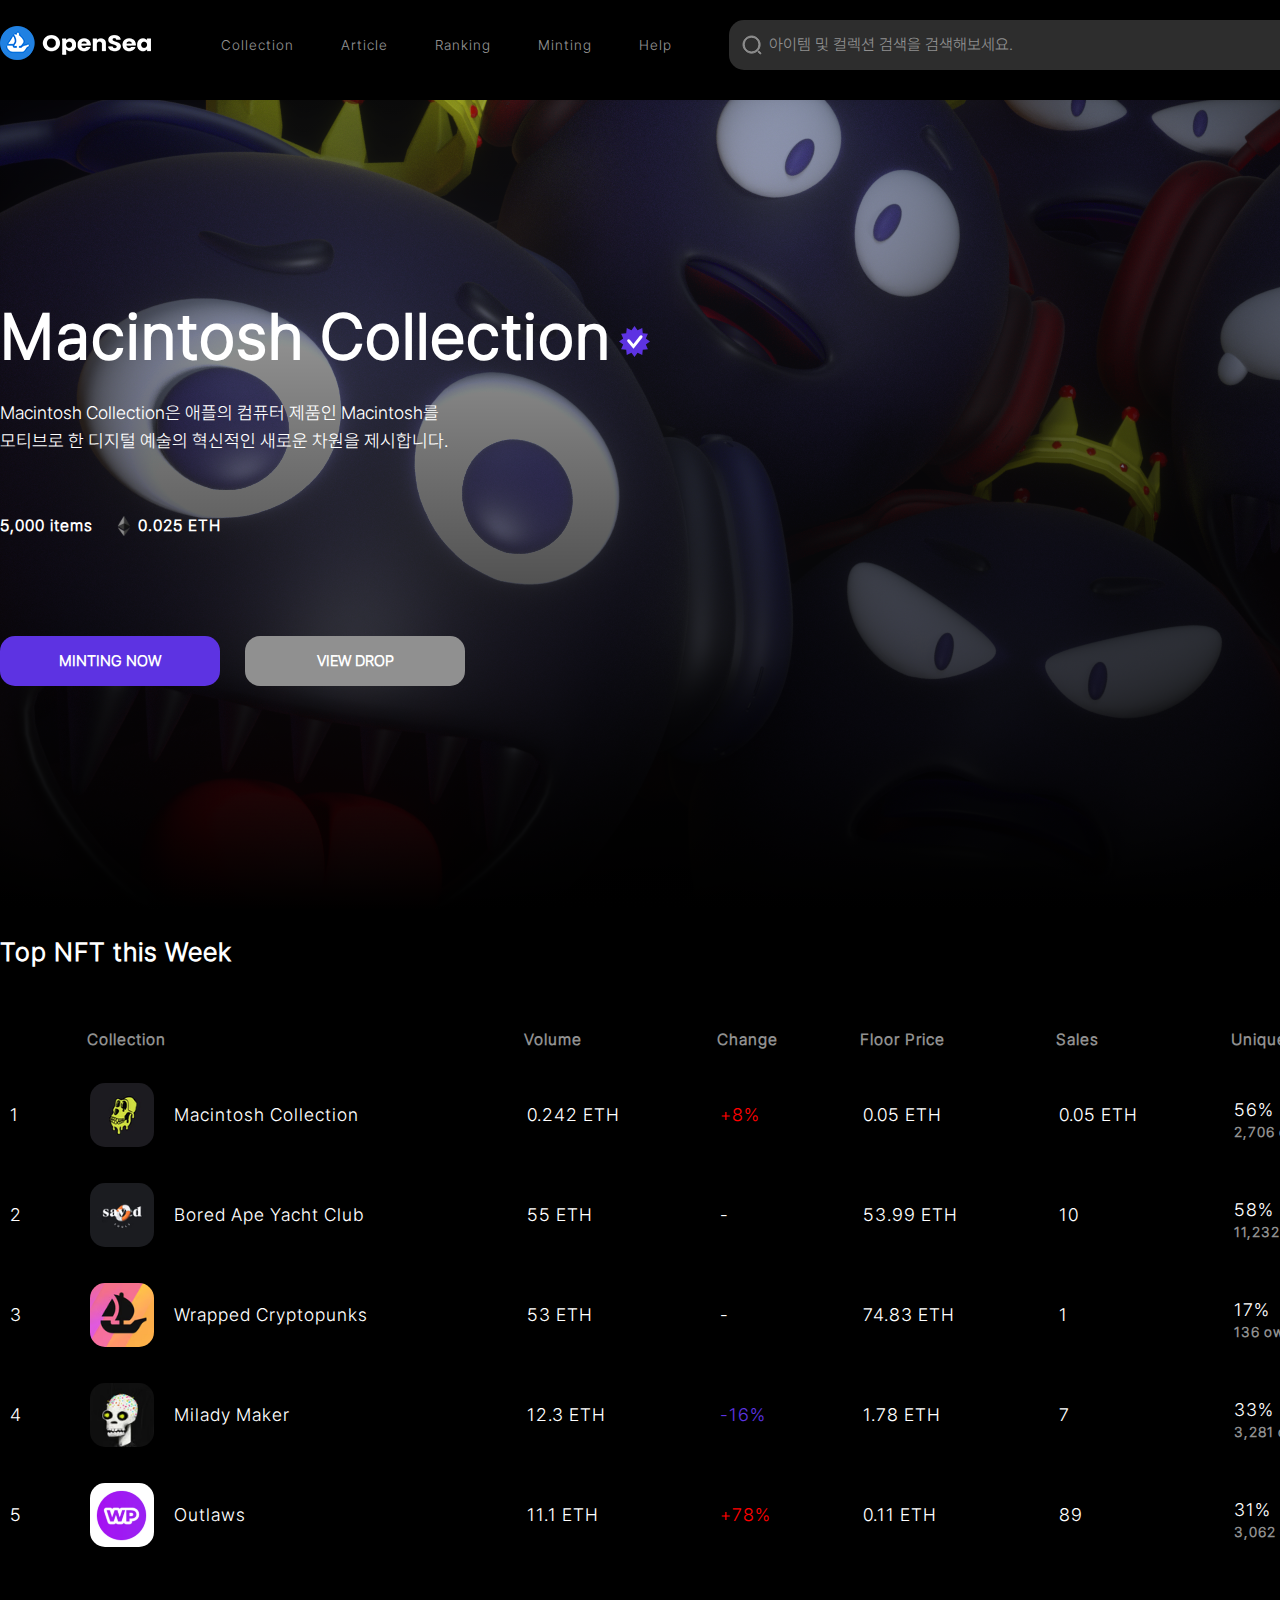
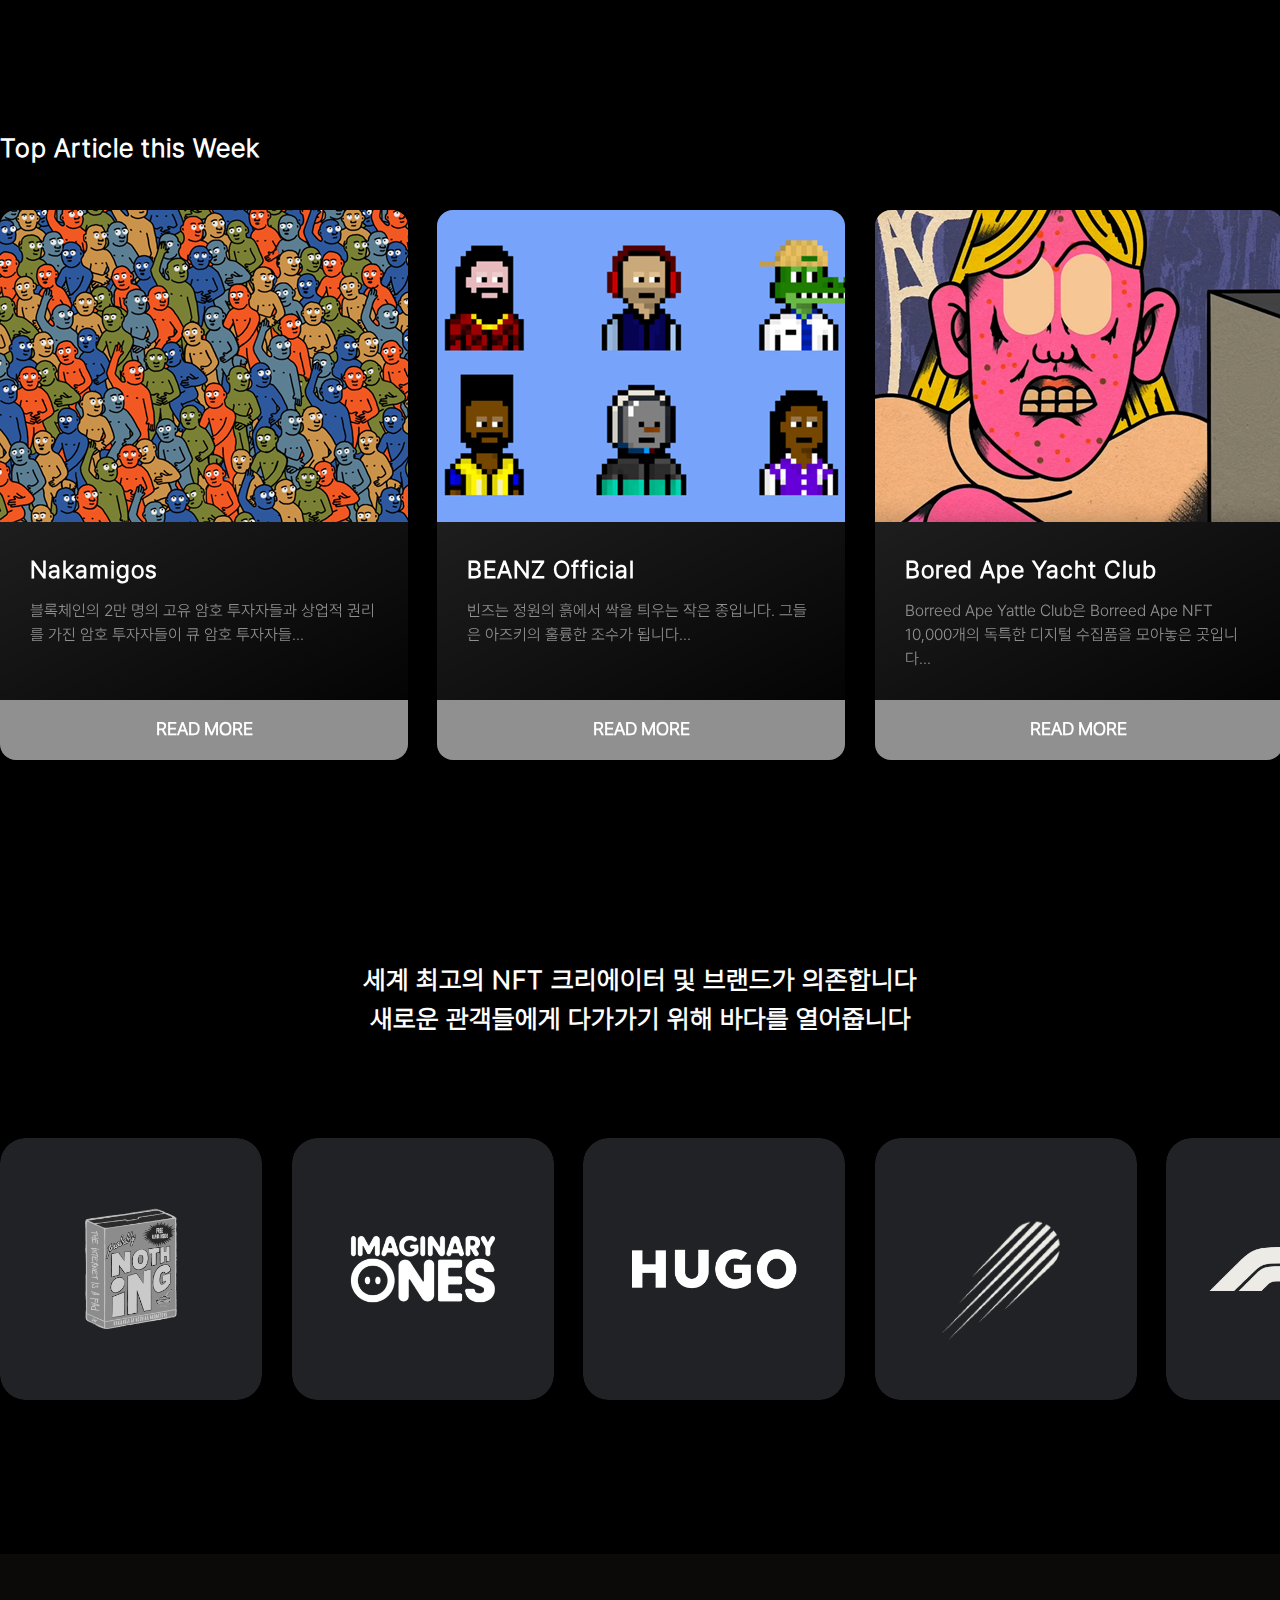
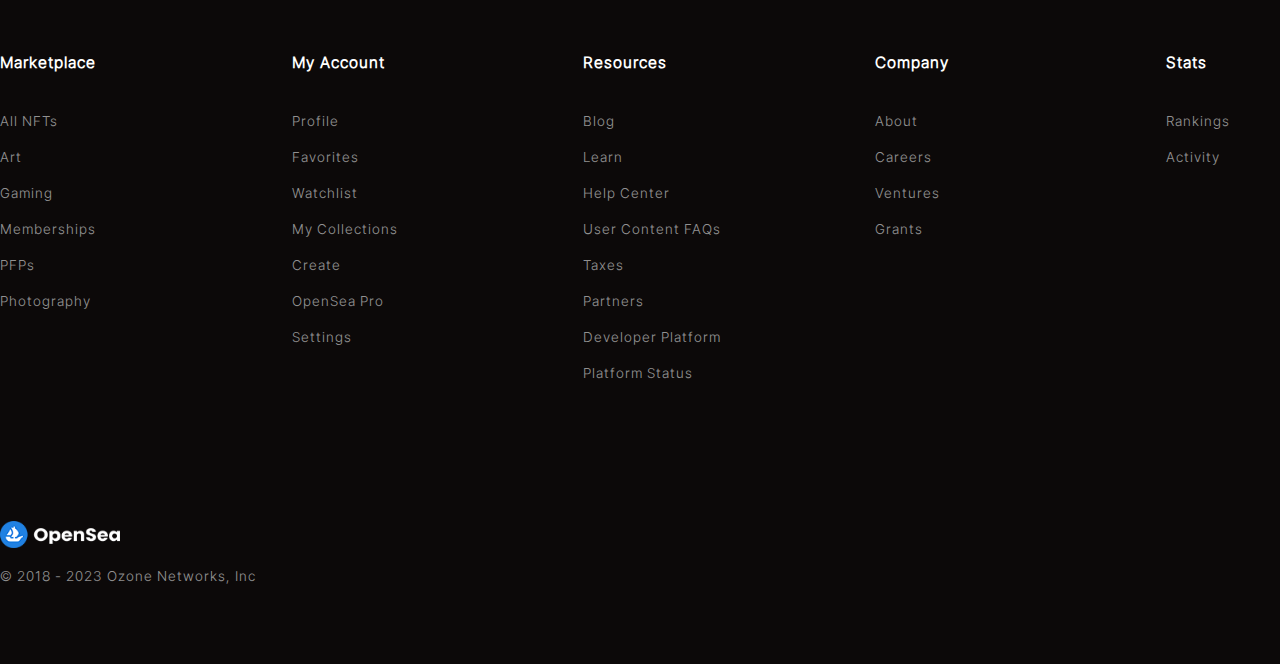
<file: index.html>
<!DOCTYPE html>
<html lang="en">
<head>
    <meta charset="UTF-8">
    <meta http-equiv="X-UA-Compatible" content="IE=edge">
    <meta name="viewport" content="width=device-width, initial-scale=1.0">
    <link rel="stylesheet" href="css/style.css">
    <link rel="stylesheet" href="css/normalize.css">
    <title>Mactintosh NFT Market Place</title>
</head>
<body>
    <header>
        <div class="header-container grid-width">
            <div class="header-left flex">
                <a href="index.html" class="logo cursor">
                    <img src="image/opensea-logo.png">
                </a>
                <div class="menu">
                    <ul>
                        <li><a href="collection.html">Collection</a></li>
                        <li><a href="article.html">Article</a></li>
                        <li><a href="ranking.html">Ranking</a></li>
                        <li><a href="minting.html">Minting</a></li>
                        <li><a href="help.html">Help</a></li>
                    </ul>
                </div>
            </div>
            <div class="header-right flex">
                <div class="search">
                    <form class="nosubmit">
                        <input type="search" class="nosubmit" placeholder="아이템 및 컬렉션 검색을 검색해보세요.">
                    </form>
                </div>
                <div class="header-icon cursor">
                    <div class="upload-icon">
                        <img src="image/upload-icon.svg">
                    </div>
                    <div class="mywallet-icon">
                        <img src="image/mywallet-icon.svg">
                    </div>
                    <div class="mypage-icon">
                        <img src="image/mypage-icon.svg">
                    </div>
                    
                </div>
            </div>
        </div>
    </header>
    <section class="main-content">
        <div class="main-text grid-width">
            <div class="main-title">
                <div class="title flex">
                    <h1>Macintosh Collection</h1>
                    <img src="image/blueCheck-21x21.svg" style="margin-left: 8px; padding-bottom: 15px;">
                </div>
                <p>Macintosh Collection은 애플의 컴퓨터 제품인 Macintosh를<br>모티브로 한 디지털 예술의 혁신적인 새로운 차원을 제시합니다.</p>
            </div>
            
            <div class="main-price flex">
                <div class="items">
                    <p>5,000 items</p>
                </div>
                <div class="eth flex">
                    <img src="image/ETH-icon-20x20.svg">
                    <p>0.025 ETH</p>
                </div>
            </div>
            <div class="main-button">
                <button class="button button-blue cursor"><a href="article.html">MINTING NOW</a></button>
                <button class="button button-gray cursor"><a href="article.html">VIEW DROP</a></button>
            </div>
        </div>
    </section>
    <section class="ranking grid-width">
        <div class="view-more-flex">
            <h1 class="section-title">Top NFT this Week</h1>
            <a class="view-more" href="ranking.html">VIEW MORE</a>
        </div>
        <div class="wrapper">
            <table>
                <thead>
                    <tr>
                        <th></th>
                        <th>Collection</th>
                        <th>Volume</th>
                        <th>Change</th>
                        <th>Floor Price</th>
                        <th>Sales</th>
                        <th>Unique Owneres</th>
                        <th>Items Listed</th>
                        <th></th>
                    </tr>
                </thead>
                <tbody class="cursor">
                    <tr >
                        <td class="rank">1</td>
                        <td class="collection">
                            <img class="nft-profile" src="image/profile/9.avif"><span style="margin-left: 20px;">Macintosh Collection</span>
                        </td>
                        <td class="volume">0.242 ETH</td>
                        <td class="change change-red">+8%</td>
                        <td class="floor-price">0.05 ETH</td>
                        <td class="sales">0.05 ETH</td>
                        <td class="unique-owneres">56%<br><span style="font-size: 14px; font-weight: bold; color: #909090;">2,706 owners</span></td>
                        <td class="items-listed">4%<br><span style="font-size: 14px; font-weight: bold; color: #909090;">213 of 4,797</span></td>
                        <td class="bookmark"><img src="image/star-21x21.svg" style="margin-right: 10px;"></td>
                    </tr>
                    <tr>
                        <td class="rank">2</td>
                        <td class="collection"><img class="nft-profile" src="image/profile/4.avif" style="width: 64px;"><span style="margin-left: 20px;">Bored Ape Yacht Club</span></td>
                        <td class="volume">55 ETH</td>
                        <td class="change">-</td>
                        <td class="floor-price">53.99 ETH</td>
                        <td class="sales">10</td>
                        <td class="unique-owneres">58%<br><span style="font-size: 14px; font-weight: bold; color: #909090;">11,232 owners</span></td>
                        <td class="items-listed">3%<br><span style="font-size: 14px; font-weight: bold; color: #909090;">264 of 9,998</span></td>
                        <td class="bookmark"><img src="image/star-21x21.svg" style="margin-right: 10px;"></td>
                    </tr>
                    <tr>
                        <td class="rank">3</td>
                        <td class="collection"><img class="nft-profile" src="image/profile/6.avif" style="width: 64px;"><span style="margin-left: 20px;">Wrapped Cryptopunks</span></td>
                        <td class="volume">53 ETH</td>
                        <td class="change">-</td>
                        <td class="floor-price">74.83 ETH</td>
                        <td class="sales">1</td>
                        <td class="unique-owneres">17%<br><span style="font-size: 14px; font-weight: bold; color: #909090;">136 owners</span></td>
                        <td class="items-listed">0.13%<br><span style="font-size: 14px; font-weight: bold; color: #909090;">1 of 783</span></td>
                        <td class="bookmark"><img src="image/star-21x21.svg" style="margin-right: 10px;"></td>
                    </tr>
                    <tr>
                        <td class="rank">4</td>
                        <td class="collection"><img class="nft-profile" src="image/profile/7.avif" style="width: 64px;"><span style="margin-left: 20px;">Milady Maker</span></td>
                        <td class="volume">12.3 ETH</td>
                        <td class="change change-blue">-16%</td>
                        <td class="floor-price">1.78 ETH</td>
                        <td class="sales">7</td>
                        <td class="unique-owneres">33%<br><span style="font-size: 14px; font-weight: bold; color: #909090;">3,281 owners</span></td>
                        <td class="items-listed">3%<br><span style="font-size: 14px; font-weight: bold; color: #909090;">306 of 9,824</span></td>
                        <td class="bookmark"><img src="image/star-21x21.svg" style="margin-right: 10px;"></td>
                    </tr>
                    <tr>
                        <td class="rank">5</td>
                        <td class="collection"><img class="nft-profile" src="image/profile/8.avif" style="width: 64px;"><span style="margin-left: 20px;">Outlaws</span></td>
                        <td class="volume">11.1 ETH</td>
                        <td class="change change-red">+78%</td>
                        <td class="floor-price">0.11 ETH</td>
                        <td class="sales">89</td>
                        <td class="unique-owneres">31%<br><span style="font-size: 14px; font-weight: bold; color: #909090;">3,062 owners</span></td>
                        <td class="items-listed">10%<br><span style="font-size: 14px; font-weight: bold; color: #909090;">1,038 of 10,001</span></td>
                        <td class="bookmark"><img src="image/star-21x21.svg" style="margin-right: 10px;"></td>
                    </tr>
                </tbody>
            </table>
        </div>
    </section>
    <section class="article grid-width">
        <div class="view-more-flex">
            <h1 class="section-title">Top Article this Week</h1>
            <a class="view-more" href="article.html">VIEW MORE</a>
        </div>
        <div class="article-container flex">
            <div class="article-box">
                <a href="article.html">
                    <img src="image/article/1.png">
                </a>
                <div class="article-text">
                    <h1 class="section-title">Nakamigos</h1>
                    <p>블록체인의 2만 명의 고유 암호 투자자들과 상업적 권리를 가진 암호 투자자들이 큐 암호 투자자들...</p>
                </div>
                <button class="article-button">READ MORE</button>
            </div>
            <div class="article-box">
                <a href="article.html">
                    <img src="image/article/2.png">
                </a>
                <div class="article-text">
                    <h1 class="section-title">BEANZ Official</h1>
                    <p>빈즈는 정원의 흙에서 싹을 틔우는 작은 종입니다. 그들은 아즈키의 훌륭한 조수가 됩니다...</p>
                </div>
                <button class="article-button">READ MORE</button>
            </div>
            <div class="article-box">
                <a href="article.html">
                    <img src="image/article/3.png">
                </a>
                <div class="article-text">
                    <h1 class="section-title">Bored Ape Yacht Club</h1>
                    <p>Borreed Ape Yattle Club은 Borreed Ape NFT 10,000개의 독특한 디지털 수집품을 모아놓은 곳입니다...</p>
                </div>
                <button class="article-button">READ MORE</button>
            </div>
            <div class="article-box">
                <a href="article.html">
                    <img src="image/article/4.png">
                </a>
                <div class="article-text">
                    <h1 class="section-title">Private Jet Pyjama Party</h1>
                    <p>여행에 대한 경험과 공유된 열정을 통해 글로벌 커뮤니티를 하나로 묶는 디지털 멤버십 클럽...</p>
                </div>
                <button class="article-button">READ MORE</button>
            </div>
        </div>
    </section>

    <section class="partnership">
        <h1 class="section-title">세계 최고의 NFT 크리에이터 및 브랜드가 의존합니다<br>
            새로운 관객들에게 다가가기 위해 바다를 열어줍니다</h1>
        <div class="partnership-container flex grid-width">
            <div class="partnership-img">
                <img src="image/partership/639b3c744a626f62989591c4_Company.png">
            </div>
            <div class="partnership-img">
                <img src="image/partership/639b3cdb21fb64f24f21bf27_Company-2.png">
            </div>
            <div class="partnership-img">
                <img src="image/partership/639b3cf7ea0009d6cddefeca_Company-3.png">
            </div>
            <div class="partnership-img">
                <img src="image/partership/639b3d105c1ff1eff2c08908_Company-4.png">
            </div>
            <div class="partnership-img">
                <img src="image/partership/639b3d63afca5f8b5522ef0c_Company-5.png">
            </div>
            <div class="partnership-img">
                <img src="image/partership/63a1e0d520ac82b1f3d94c63_Company-6.png">
            </div>
        </div>
    </section>
    <footer>
        <div class="footer-container grid-width">
            <div class="footer-menu">
                <h3>Marketplace</h3>
                <ul>
                    <li>All NFTs</li>
                    <li>Art</li>
                    <li>Gaming</li>
                    <li>Memberships</li>
                    <li>PFPs</li>
                    <li>Photography</li>
                </ul>
            </div>
            <div class="footer-menu">
                <h3>My Account</h3>
                <ul>
                    <li>Profile</li>
                    <li>Favorites</li>
                    <li>Watchlist</li>
                    <li>My Collections</li>
                    <li>Create</li>
                    <li>OpenSea Pro</li>
                    <li>Settings</li>
                </ul>
            </div> 
            <div class="footer-menu">
                <h3>Resources</h3>
                <ul>
                    <li>Blog</li>
                    <li>Learn</li>
                    <li>Help Center</li>
                    <li>User Content FAQs</li>
                    <li>Taxes</li>
                    <li>Partners</li>
                    <li>Developer Platform</li>
                    <li>Platform Status</li>
                </ul>
            </div> 
            <div class="footer-menu">
                <h3>Company</h3>
                <ul>
                    <li>About</li>
                    <li>Careers</li> 
                    <li>Ventures</li>
                    <li>Grants</li>
                </ul>
            </div> 
            <div class="footer-menu">
                <h3>Stats</h3>
                <ul>
                    <li>Rankings</li>
                    <li>Activity</li>
                </ul>
            </div> 
            <div class="footer-menu">
                <h3>Learn</h3>
                <ul>
                    <li>What is an NFT?</li>
                    <li>How to buy an NFT</li>
                    <li>What are NFT drops?</li>
                    <li>How to sell an NFT using OpenSea</li>
                </ul>
            </div>
        </div>
        <div class="footer-logo grid-width">
            <img src="image/opensea-logo.png" style="width: 120px;">
            <p style="color: #909090; font-size: 14px; font-weight: normal; margin-top: 15px;">© 2018 - 2023 Ozone Networks, Inc</p>
        </div>
    </footer>
</body>
</html>
</file>
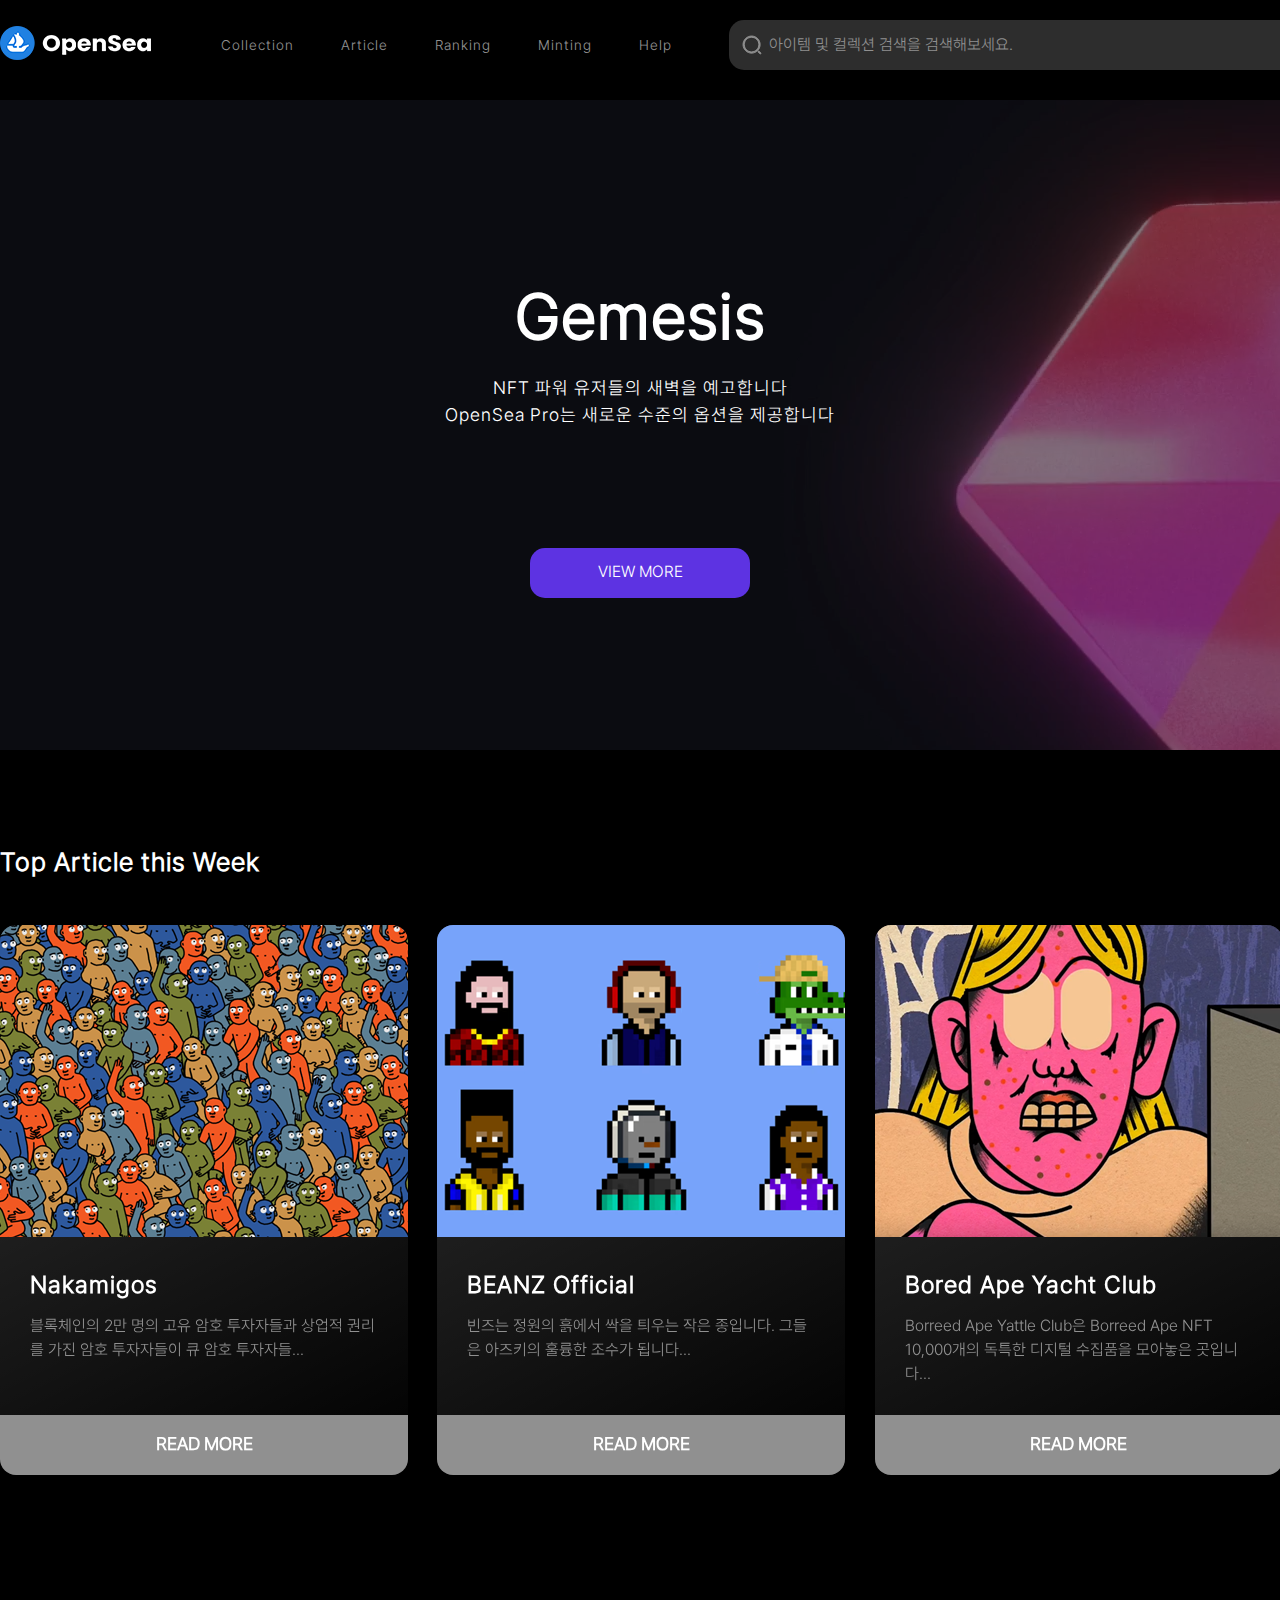
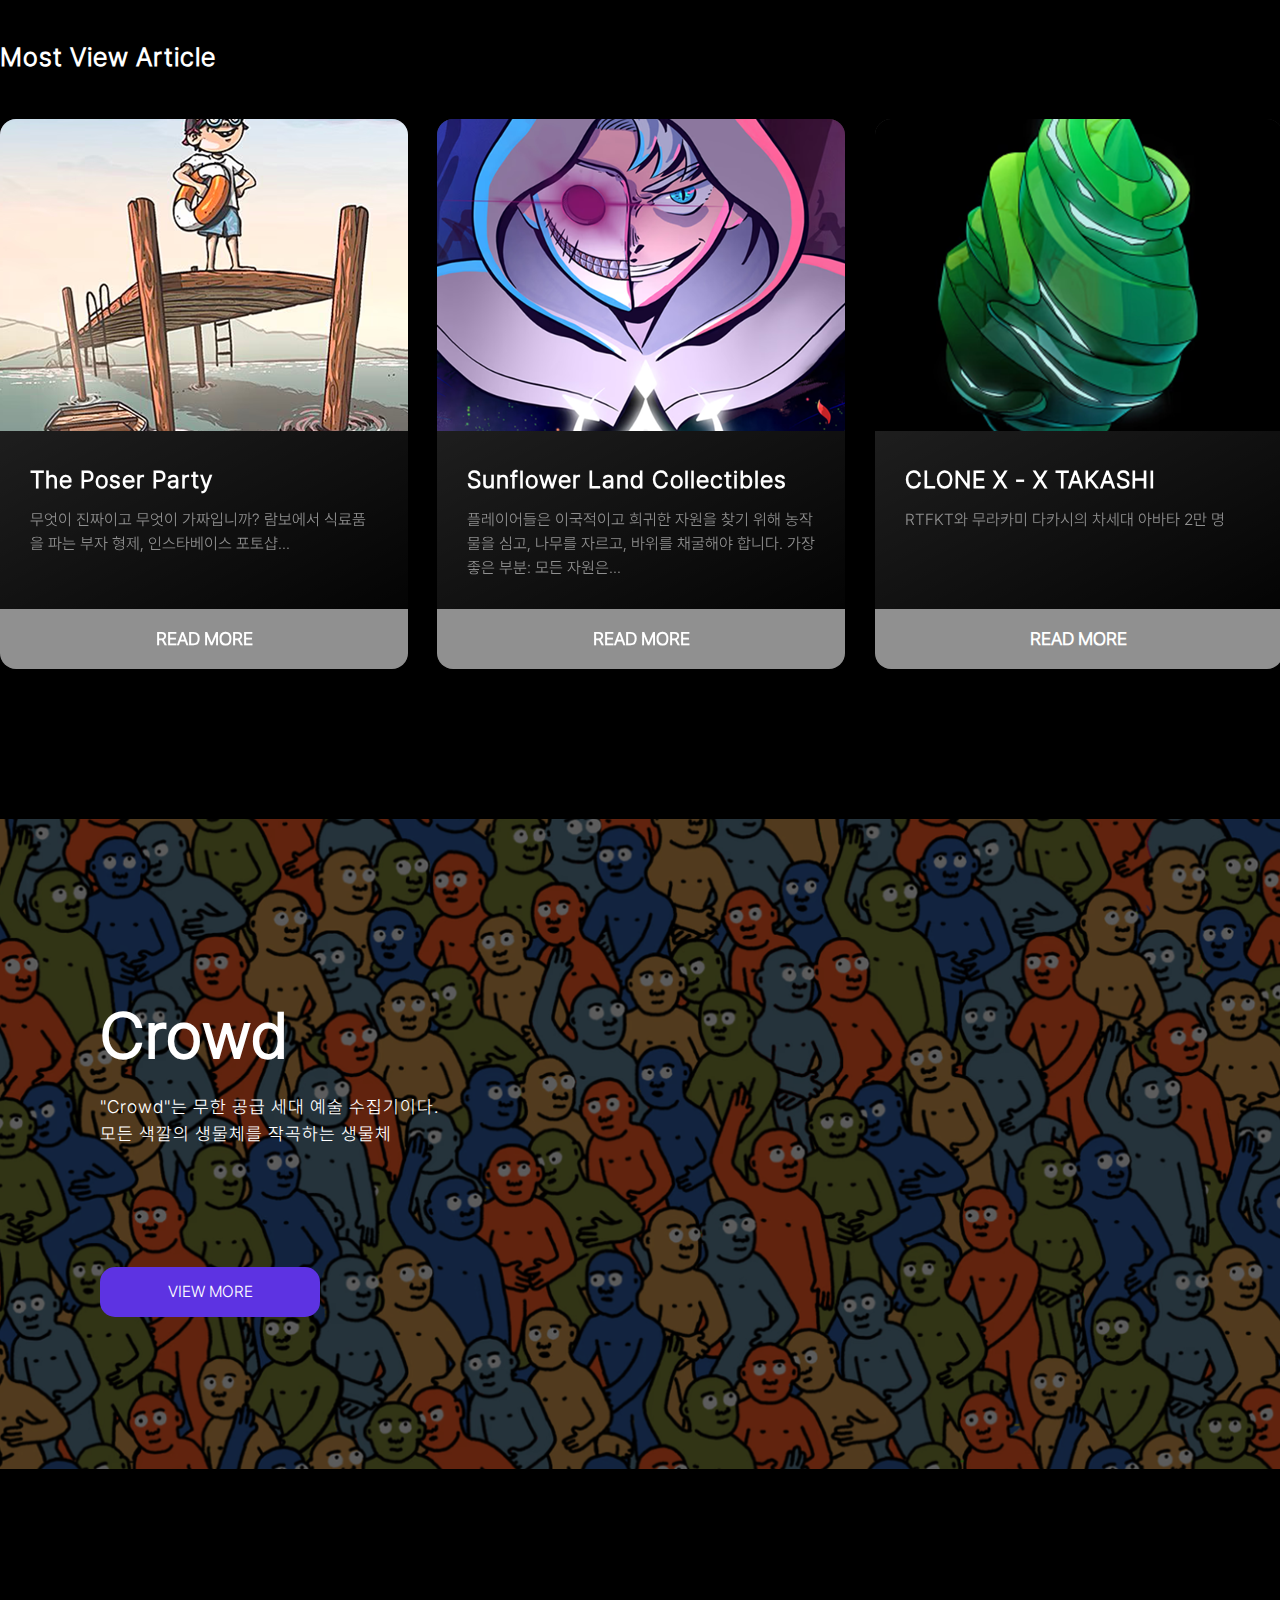
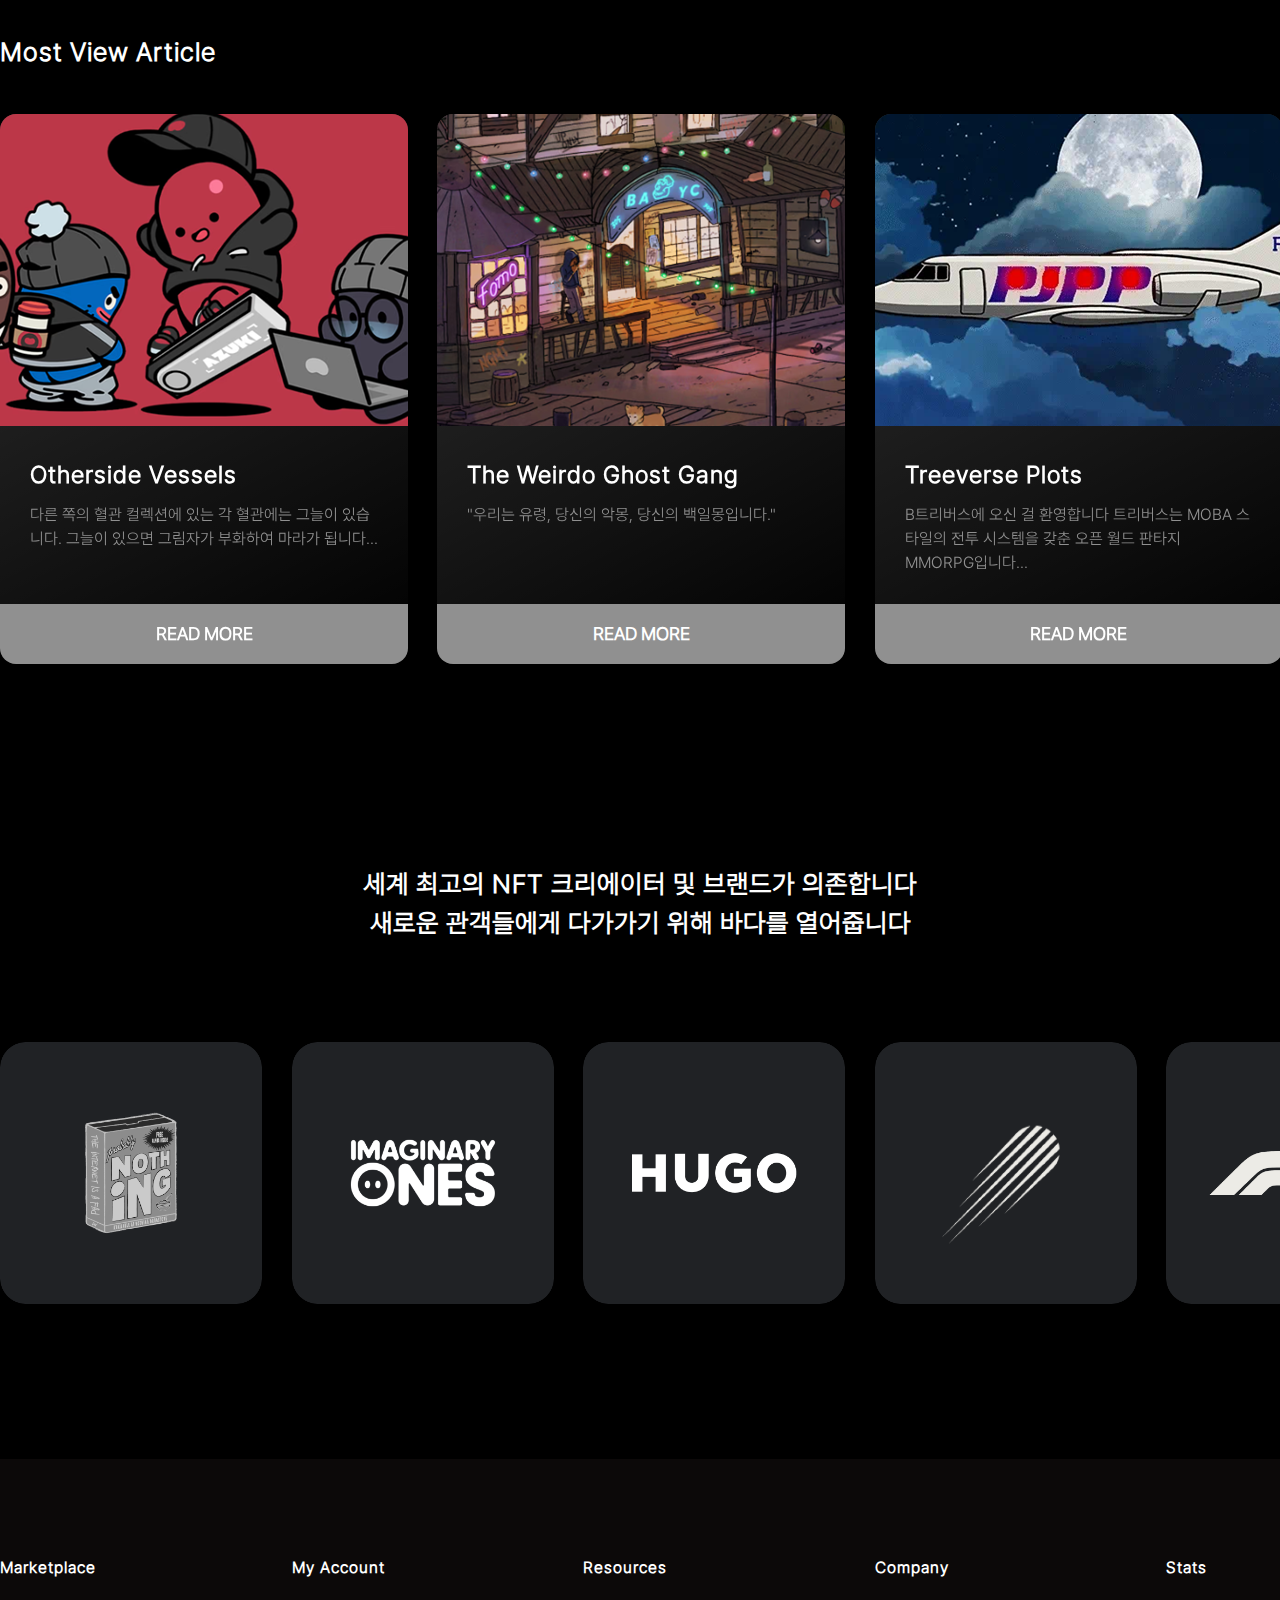
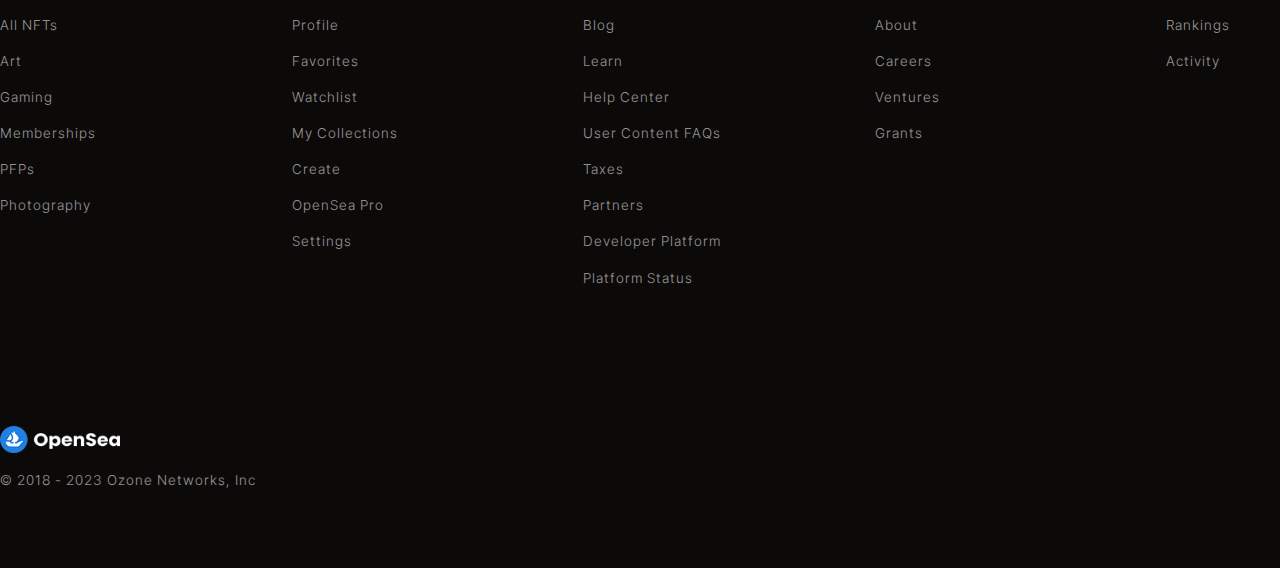
<file: article.html>
<!DOCTYPE html>
<html lang="en">
<head>
    <meta charset="UTF-8">
    <meta http-equiv="X-UA-Compatible" content="IE=edge">
    <meta name="viewport" content="width=device-width, initial-scale=1.0">
    <link rel="stylesheet" href="css/style.css">
    <link rel="stylesheet" href="css/normalize.css">
    <title>Mactintosh NFT Market Place</title>
</head>
<body>
    <header>
        <div class="header-container grid-width">
            <div class="header-left flex">
                <a href="index.html" class="logo cursor">
                    <img src="image/opensea-logo.png">
                </a>
                <div class="menu">
                    <ul>
                        <li><a href="collection.html">Collection</a></li>
                        <li><a href="article.html">Article</a></li>
                        <li><a href="ranking.html">Ranking</a></li>
                        <li><a href="minting.html">Minting</a></li>
                        <li><a href="help.html">Help</a></li>
                    </ul>
                </div>
            </div>
            <div class="header-right flex">
                <div class="search">
                    <form class="nosubmit">
                        <input type="search" class="nosubmit" placeholder="아이템 및 컬렉션 검색을 검색해보세요.">
                    </form>
                </div>
                <div class="header-icon cursor">
                    <div class="upload-icon">
                        <img src="image/upload-icon.svg">
                    </div>
                    <div class="mywallet-icon">
                        <img src="image/mywallet-icon.svg">
                    </div>
                    <div class="mypage-icon">
                        <img src="image/mypage-icon.svg">
                    </div>
                </div>
            </div>
        </div>
    </header>
    <section class="article-main article-main-margin">
        <div class="article-main-title">
            <h1>Gemesis</h1>
            <p>NFT 파워 유저들의 새벽을 예고합니다<br>
                OpenSea Pro는 새로운 수준의 옵션을 제공합니다</p>
            <button>VIEW MORE</button>
        </div>
    </section>
    <section class="article grid-width article-margin">
        <div class="view-more-flex">
            <h1 class="section-title">Top Article this Week</h1>
        </div>
        <div class="article-container flex">
            <div class="article-box">
                <a href="#">
                    <img src="image/article/1.png">
                </a>
                <div class="article-text">
                    <h1 class="section-title">Nakamigos</h1>
                    <p>블록체인의 2만 명의 고유 암호 투자자들과 상업적 권리를 가진 암호 투자자들이 큐 암호 투자자들...</p>
                </div>
                <button class="article-button">READ MORE</button>
            </div>
            <div class="article-box">
                <a href="#">
                    <img src="image/article/2.png">
                </a>
                <div class="article-text">
                    <h1 class="section-title">BEANZ Official</h1>
                    <p>빈즈는 정원의 흙에서 싹을 틔우는 작은 종입니다. 그들은 아즈키의 훌륭한 조수가 됩니다...</p>
                </div>
                <button class="article-button">READ MORE</button>
            </div>
            <div class="article-box">
                <a href="#">
                    <img src="image/article/3.png">
                </a>
                <div class="article-text">
                    <h1 class="section-title">Bored Ape Yacht Club</h1>
                    <p>Borreed Ape Yattle Club은 Borreed Ape NFT 10,000개의 독특한 디지털 수집품을 모아놓은 곳입니다...</p>
                </div>
                <button class="article-button">READ MORE</button>
            </div>
            <div class="article-box">
                <a href="#">
                    <img src="image/article/4.png">
                </a>
                <div class="article-text">
                    <h1 class="section-title">Private Jet Pyjama Party</h1>
                    <p>여행에 대한 경험과 공유된 열정을 통해 글로벌 커뮤니티를 하나로 묶는 디지털 멤버십 클럽...</p>
                </div>
                <button class="article-button">READ MORE</button>
            </div>
        </div>
    </section>

    <section class="article grid-width">
        <div class="view-more-flex">
            <h1 class="section-title">Most View Article</h1>
        </div>
        <div class="article-container flex">
            <div class="article-box">
                <a href="#">
                    <img src="image/article/5.PNG">
                </a>
                <div class="article-text">
                    <h1 class="section-title">The Poser Party</h1>
                    <p>무엇이 진짜이고 무엇이 가짜입니까? 람보에서 식료품을 파는 부자 형제, 인스타베이스 포토샵...</p>
                </div>
                <button class="article-button">READ MORE</button>
            </div>
            <div class="article-box">
                <a href="#">
                    <img src="image/article/6.PNG">
                </a>
                <div class="article-text">
                    <h1 class="section-title">Sunflower Land Collectibles</h1>
                    <p>플레이어들은 이국적이고 희귀한 자원을 찾기 위해 농작물을 심고, 나무를 자르고, 바위를 채굴해야 합니다. 가장 좋은 부분: 모든 자원은...</p>
                </div>
                <button class="article-button">READ MORE</button>
            </div>
            <div class="article-box">
                <a href="#">
                    <img src="image/article/7.PNG">
                </a>
                <div class="article-text">
                    <h1 class="section-title">CLONE X - X TAKASHI</h1>
                    <p>RTFKT와 무라카미 다카시의 차세대 아바타 2만 명</p>
                </div>
                <button class="article-button">READ MORE</button>
            </div>
            <div class="article-box">
                <a href="#">
                    <img src="image/article/8.PNG">
                </a>
                <div class="article-text">
                    <h1 class="section-title">Saved Souls</h1>
                    <p>크립토 세계를 살고 숨쉬는 사람들을 위한 궁극의 NFT 프로젝트. Saved Soul의 디지털 표현을 확인할 수 있습니다...</p>
                </div>
                <button class="article-button">READ MORE</button>
            </div>
        </div>
    </section>
    <section class="article-content">
        <div class="article-main-title content-title grid-width">
            <h1>Crowd</h1>
            <p>"Crowd"는 무한 공급 세대 예술 수집기이다.<br>
                모든 색깔의 생물체를 작곡하는 생물체</p>
            <button>VIEW MORE</button>
    </section>

    <section class="article grid-width">
        <div class="view-more-flex">
            <h1 class="section-title">Most View Article</h1>
        </div>
        <div class="article-container flex">
            <div class="article-box">
                <a href="#">
                    <img src="image/article/9.PNG">
                </a>
                <div class="article-text">
                    <h1 class="section-title">Otherside Vessels</h1>
                    <p>다른 쪽의 혈관 컬렉션에 있는 각 혈관에는 그늘이 있습니다. 그늘이 있으면 그림자가 부화하여 마라가 됩니다...</p>
                </div>
                <button class="article-button">READ MORE</button>
            </div>
            <div class="article-box">
                <a href="#">
                    <img src="image/article/10.PNG">
                </a>
                <div class="article-text">
                    <h1 class="section-title">The Weirdo Ghost Gang</h1>
                    <p>"우리는 유령, 당신의 악몽, 당신의 백일몽입니다."</p>
                </div>
                <button class="article-button">READ MORE</button>
            </div>
            <div class="article-box">
                <a href="#">
                    <img src="image/article/11.PNG">
                </a>
                <div class="article-text">
                    <h1 class="section-title">Treeverse Plots</h1>
                    <p>B트리버스에 오신 걸 환영합니다 트리버스는 MOBA 스타일의 전투 시스템을 갖춘 오픈 월드 판타지 MMORPG입니다...</p>
                </div>
                <button class="article-button">READ MORE</button>
            </div>
            <div class="article-box">
                <a href="#">
                    <img src="image/article/12.PNG">
                </a>
                <div class="article-text">
                    <h1 class="section-title">YuliMysteryBox</h1>
                    <p>Yuliverse는 포켓몬 고에서 영감을 받아 BSC 체인의 세계 최초 병렬 현실 게임 메타버스입니다...</p>
                </div>
                <button class="article-button">READ MORE</button>
            </div>
        </div>
    </section>
    <section class="partnership">
        <h1 class="section-title">세계 최고의 NFT 크리에이터 및 브랜드가 의존합니다<br>
            새로운 관객들에게 다가가기 위해 바다를 열어줍니다</h1>
        <div class="partnership-container flex grid-width">
            <div class="partnership-img">
                <img src="image/partership/639b3c744a626f62989591c4_Company.png">
            </div>
            <div class="partnership-img">
                <img src="image/partership/639b3cdb21fb64f24f21bf27_Company-2.png">
            </div>
            <div class="partnership-img">
                <img src="image/partership/639b3cf7ea0009d6cddefeca_Company-3.png">
            </div>
            <div class="partnership-img">
                <img src="image/partership/639b3d105c1ff1eff2c08908_Company-4.png">
            </div>
            <div class="partnership-img">
                <img src="image/partership/639b3d63afca5f8b5522ef0c_Company-5.png">
            </div>
            <div class="partnership-img">
                <img src="image/partership/63a1e0d520ac82b1f3d94c63_Company-6.png">
            </div>
        </div>
    </section>
    <footer>
        <div class="footer-container grid-width">
            <div class="footer-menu">
                <h3>Marketplace</h3>
                <ul>
                    <li>All NFTs</li>
                    <li>Art</li>
                    <li>Gaming</li>
                    <li>Memberships</li>
                    <li>PFPs</li>
                    <li>Photography</li>
                </ul>
            </div>
            <div class="footer-menu">
                <h3>My Account</h3>
                <ul>
                    <li>Profile</li>
                    <li>Favorites</li>
                    <li>Watchlist</li>
                    <li>My Collections</li>
                    <li>Create</li>
                    <li>OpenSea Pro</li>
                    <li>Settings</li>
                </ul>
            </div> 
            <div class="footer-menu">
                <h3>Resources</h3>
                <ul>
                    <li>Blog</li>
                    <li>Learn</li>
                    <li>Help Center</li>
                    <li>User Content FAQs</li>
                    <li>Taxes</li>
                    <li>Partners</li>
                    <li>Developer Platform</li>
                    <li>Platform Status</li>
                </ul>
            </div> 
            <div class="footer-menu">
                <h3>Company</h3>
                <ul>
                    <li>About</li>
                    <li>Careers</li> 
                    <li>Ventures</li>
                    <li>Grants</li>
                </ul>
            </div> 
            <div class="footer-menu">
                <h3>Stats</h3>
                <ul>
                    <li>Rankings</li>
                    <li>Activity</li>
                </ul>
            </div> 
            <div class="footer-menu">
                <h3>Learn</h3>
                <ul>
                    <li>What is an NFT?</li>
                    <li>How to buy an NFT</li>
                    <li>What are NFT drops?</li>
                    <li>How to sell an NFT using OpenSea</li>
                </ul>
            </div>
        </div>
        <div class="footer-logo grid-width">
            <img src="image/opensea-logo.png" style="width: 120px;">
            <p style="color: #909090; font-size: 14px; font-weight: normal; margin-top: 15px;">© 2018 - 2023 Ozone Networks, Inc</p>
        </div>
    </footer>
</body>
</html>
</file>
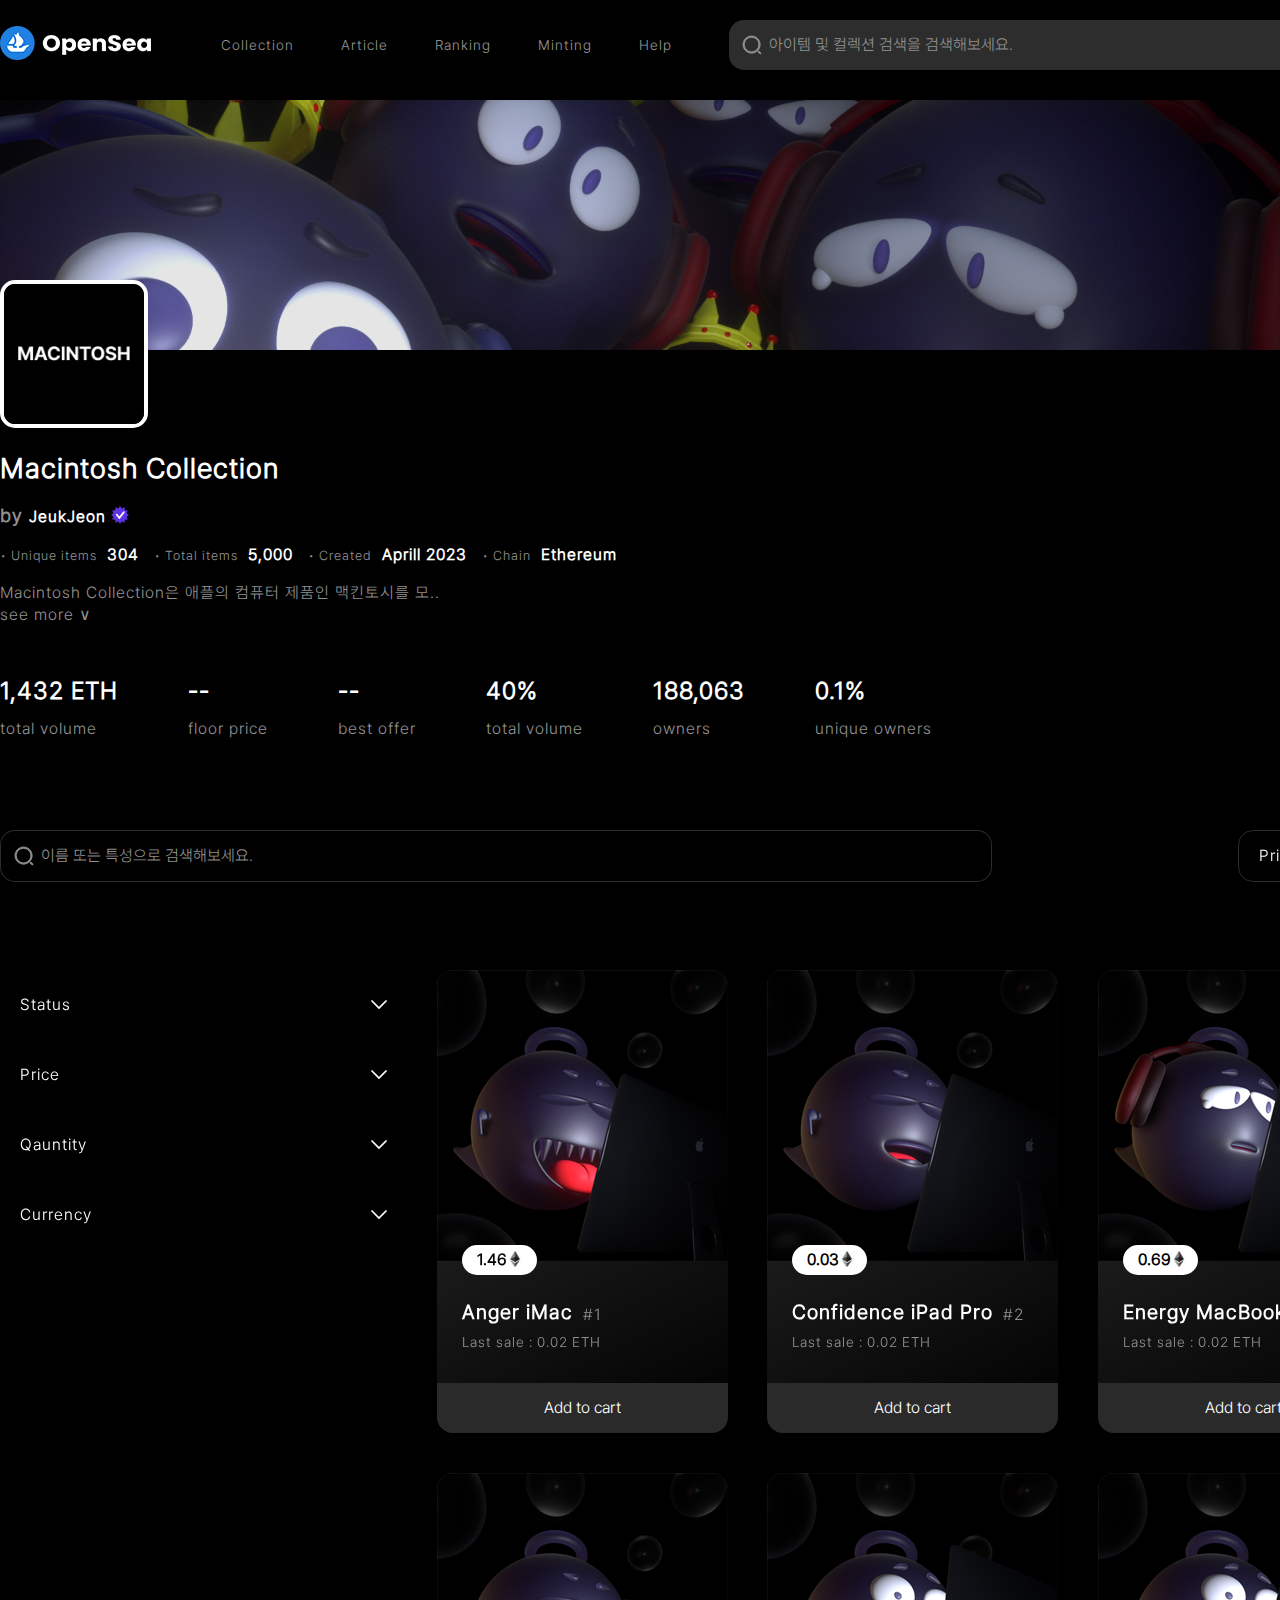
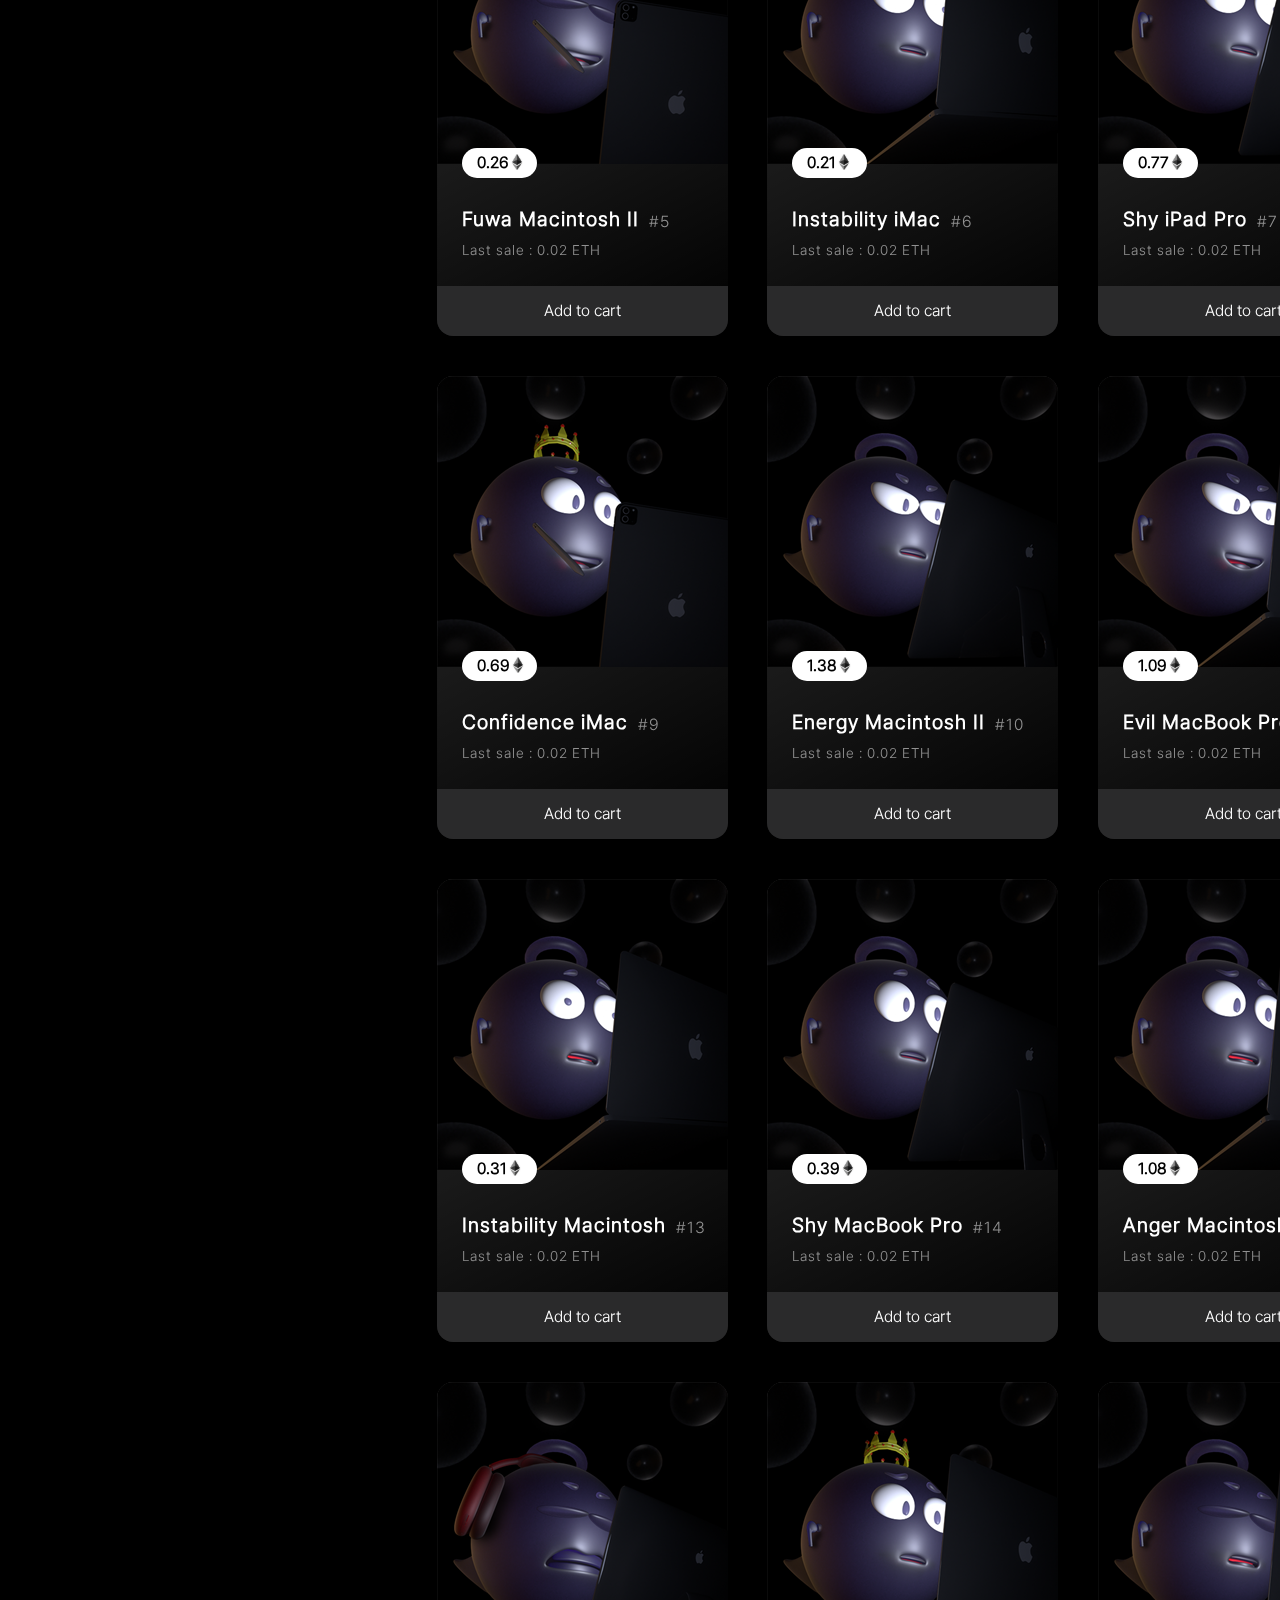
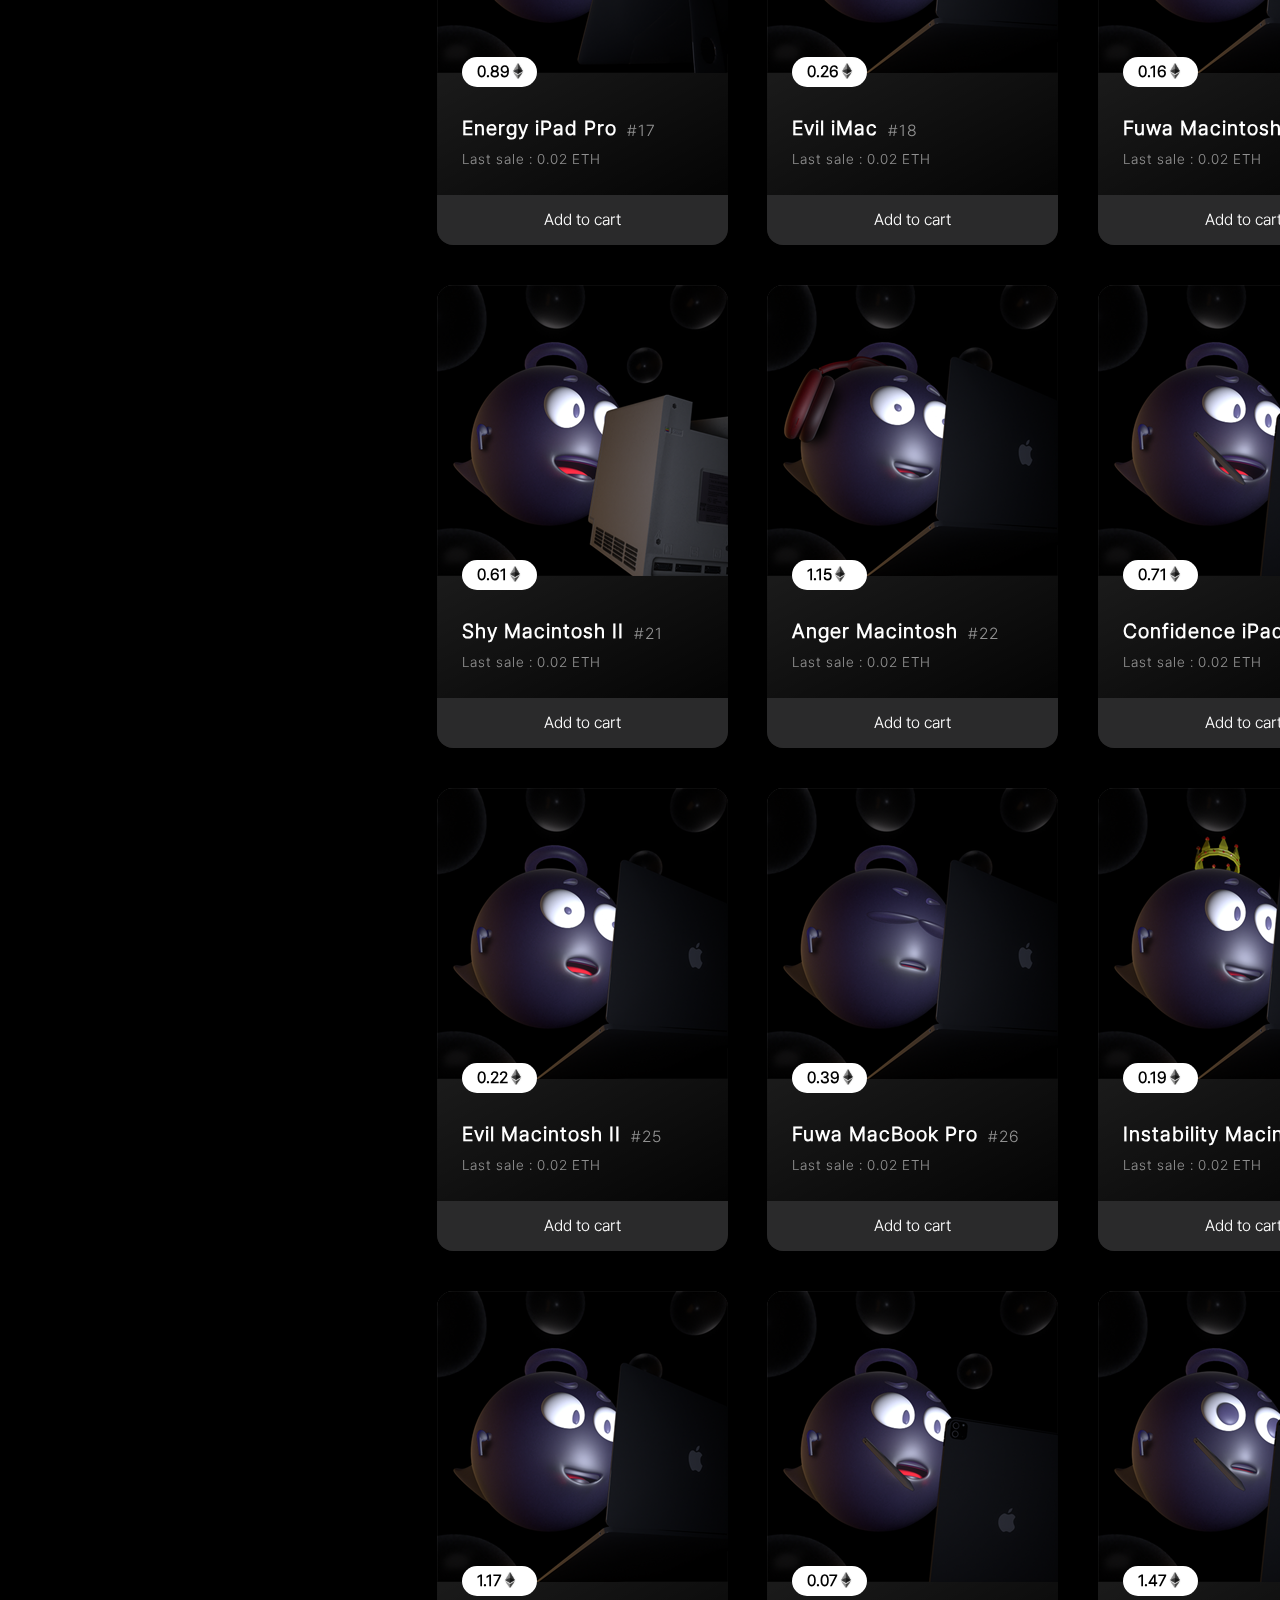
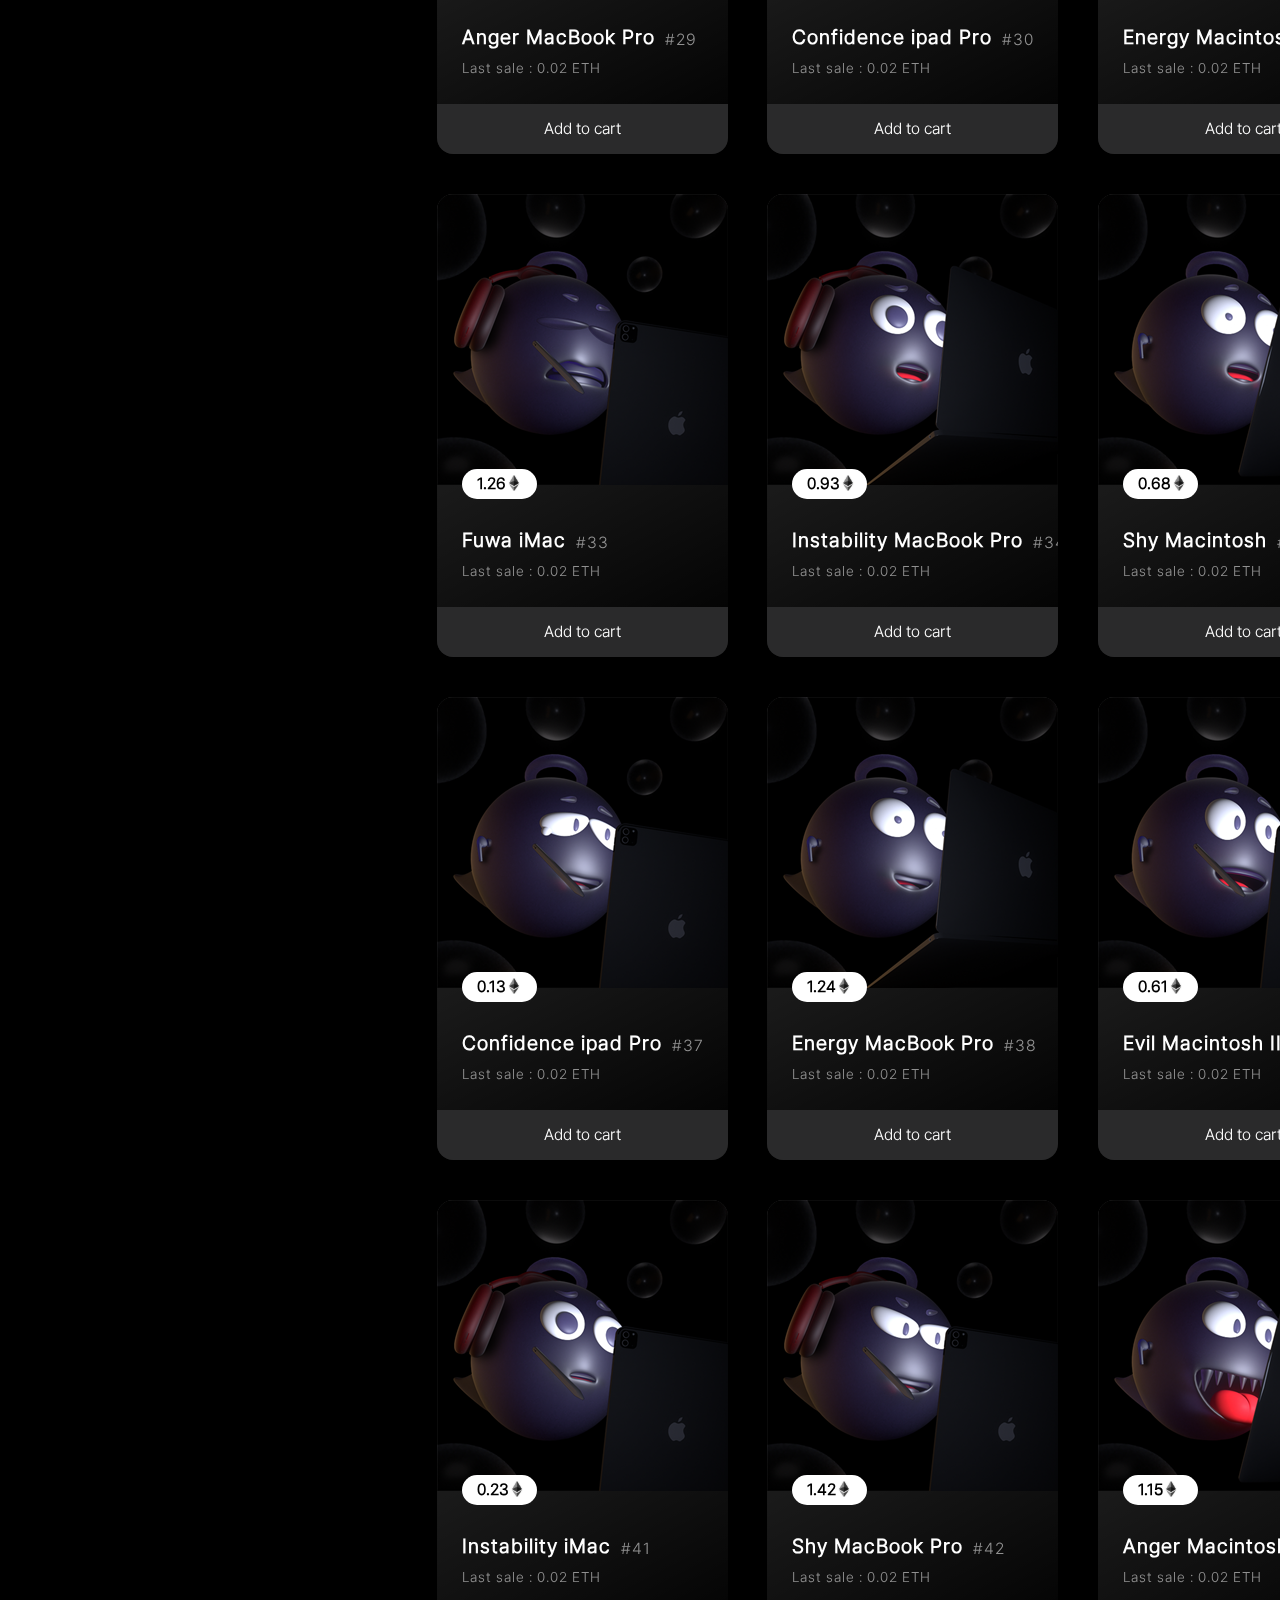
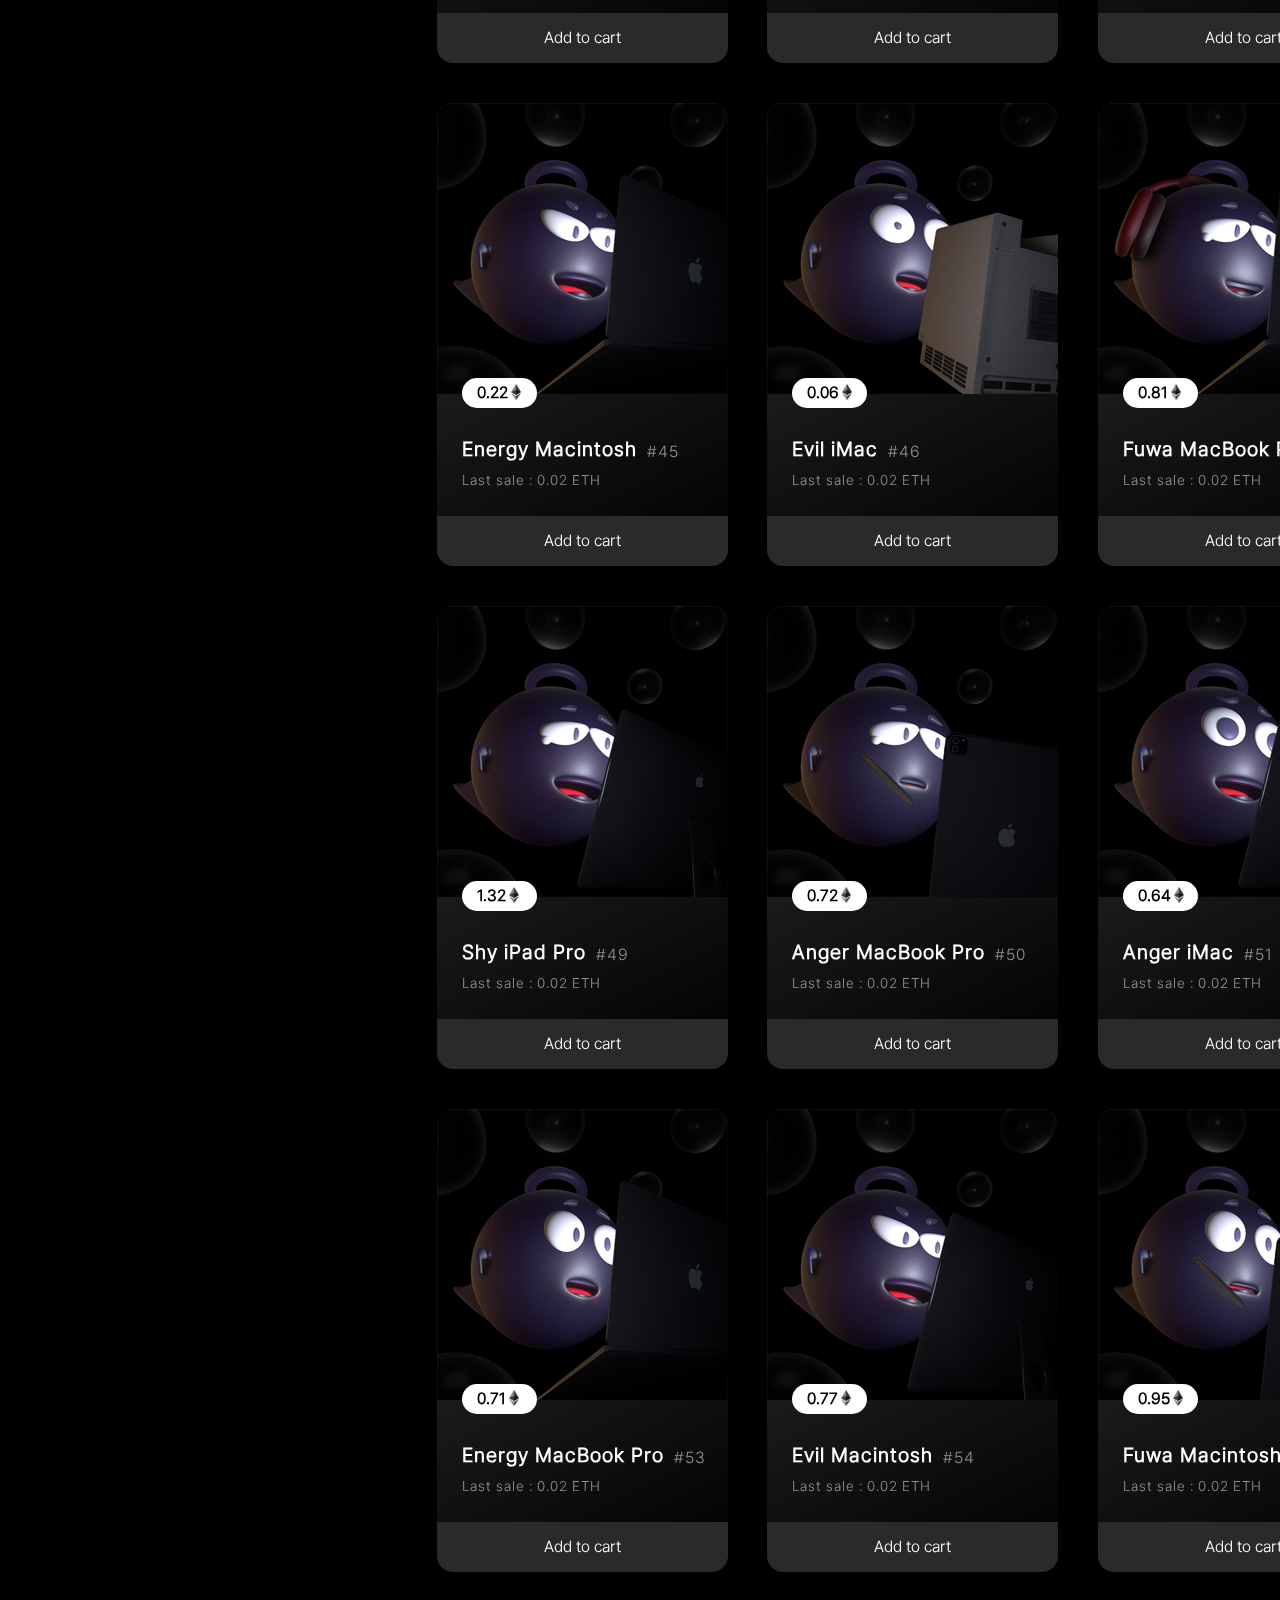
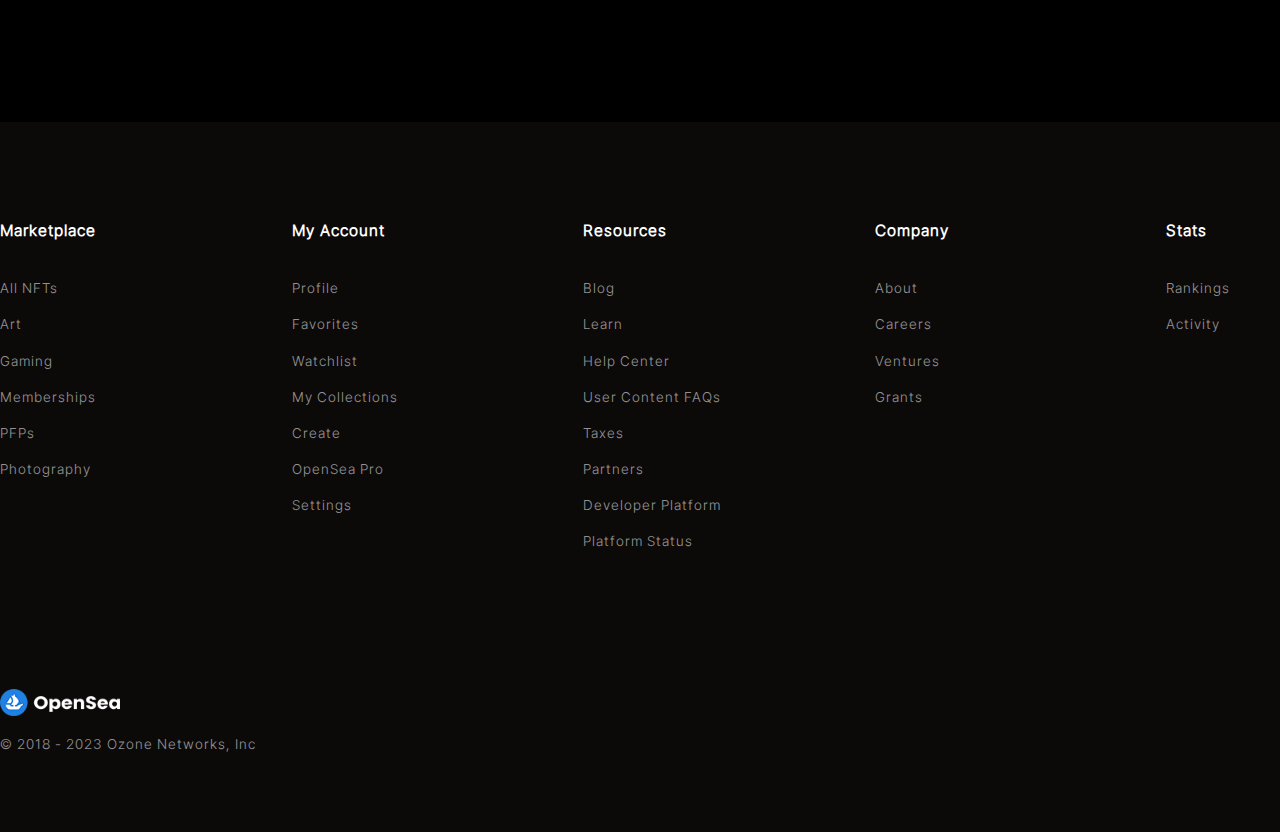
<file: collection.html>
<!DOCTYPE html>
<html lang="en">
<head>
    <meta charset="UTF-8">
    <meta http-equiv="X-UA-Compatible" content="IE=edge">
    <meta name="viewport" content="width=device-width, initial-scale=1.0">
    <link rel="stylesheet" href="css/style.css">
    <link rel="stylesheet" href="css/normalize.css">
    <title>Mactintosh NFT Market Place</title>
</head>
<body>
    <header>
        <div class="header-container grid-width">
            <div class="header-left flex">
                <a href="index.html" class="logo cursor">
                    <img src="image/opensea-logo.png">
                </a>
                <div class="menu">
                    <ul>
                        <li><a href="collection.html">Collection</a></li>
                        <li><a href="article.html">Article</a></li>
                        <li><a href="ranking.html">Ranking</a></li>
                        <li><a href="minting.html">Minting</a></li>
                        <li><a href="he">Help</a></li>
                    </ul>
                </div>
            </div>
            <div class="header-right flex">
                <div class="search">
                    <form class="nosubmit">
                        <input type="search" class="nosubmit" placeholder="아이템 및 컬렉션 검색을 검색해보세요.">
                    </form>
                </div>
                <div class="header-icon cursor">
                    <div class="upload-icon">
                        <img src="image/upload-icon.svg">
                    </div>
                    <div class="mywallet-icon">
                        <img src="image/mywallet-icon.svg">
                    </div>
                    <div class="mypage-icon">
                        <img src="image/mypage-icon.svg">
                    </div>
                </div>
            </div>
        </div>
    </header>

    <section class="collection-main"></section>
    <section class="collection-title grid-width">
        <div class="collection-title-container ">
            <img class="main-profile" src="image/collection-profile.png">
            <div style="width: 100%;"> 
                <div class="collection-name flex">
                    <h1>Macintosh Collection</h1>
                    <div class="share-icons cursor">
                        <img src="image/share-icon-2-21x21.svg">
                        <img src="image/share-icon-21x21.svg">
                    </div>
                </div>
                <div class="collection-creator flex">
                    <h3>by <span style="color: white; font-size: 16px;">JeukJeon</span></h3>
                    <img src="image/blueCheck-27x27.svg" style="padding-left: 5px; width: 18px;">
                </div>
                <div class="collection-description">
                    <ul>
                        <li>• Unique items<span>304</span></li>
                        <li>• Total items<span>5,000</span></li>
                        <li>• Created<span>Aprill 2023</span></li>
                        <li>• Chain<span>Ethereum</span></li>
                    </ul>
                </div>
                <div class="description-detail">
                    <p>Macintosh Collection은 애플의 컴퓨터 제품인 맥킨토시를 모..</p>
                    <p class="cursor">see more ∨</p>
                </div>
                <div class="collection-price">
                    <div>
                        <h3>1,432 ETH</h3>
                        <p>total volume</p>
                    </div>
                    <div>
                        <h3>--</h3>
                        <p>floor price</p>
                    </div>
                    <div>
                        <h3>--</h3>
                        <p>best offer</p>
                    </div>
                    <div>
                        <h3>40%</h3>
                        <p>total volume</p>
                    </div>
                    <div>
                        <h3>188,063</h3>
                        <p>owners</p>
                    </div>
                    <div>
                        <h3>0.1%</h3>
                        <p>unique owners</p>
                    </div>
                </div>
            </div>
        </div>
    </section>
    <section class="collection-search">
        <div class="search-container grid-width">
            <div class="search">
                <form class="collection-form">
                    <input type="search" class="collection-input" placeholder="이름 또는 특성으로 검색해보세요.">
                </form>
            </div>

            <div class="select">
                <input type="checkbox" id="toggle-option" class="selected">
                <label for="toggle-option" class="toggle-option flex">
                    <p>Price low to high</p>
                    <img src="image/toggle-icon-16x16.svg">
                </label>
                <div class="option">
                    <div class="option-value">Price high to low</div>
                    <div class="option-value">Recently listed</div>
                    <div class="option-value">Best offer</div>
                    <div class="option-value">Most rare</div>
                    <div class="option-value">Highest last sale</div>
                    <div class="option-value">Recently sold</div>
                    <div class="option-value">Recently created</div>
                </div>
            </div>

            <div class="collection-sorting">
                <button><img src="image/sorting-icon-1.svg"></button>
                <button><img src="image/sorting-icon-2.svg"></button>
                <button><img src="image/sorting-icon-3.svg"></button>
                <button><img src="image/sorting-icon-4.svg"></button>
            </div>
        </div>
    </section>
    <section class="collection-categories grid-width">
        <div class="categories-container">
            <div class="left">
                <div class="left-test">
                    <div class="left-container">
                        <ul class="list-box">
                            <li>
                              <input type="checkbox" name="ddd" id="listFirst">
                              <label class="main" for="listFirst">
                                <div class="categori-title">
                                    <p>Status</p>
                                    <img src="image/toggle-icon-16x16.svg">
                                </div>
                              </label>
                              <div class="sub">
                                <ul>
                                  <li class="flex">
                                    <input type="checkbox" id="value-checkbox">
                                    <p style="padding-left: 10px">Buy Now</p>
                                </li>
                                <li class="flex">
                                    <input type="checkbox" id="value-checkbox">
                                    <p style="padding-left: 10px">On Auction</p>
                                </li>
                                <li class="flex">
                                    <input type="checkbox" id="value-checkbox">
                                    <p style="padding-left: 10px">New</p>
                                </li>
                                <li class="flex">
                                    <input type="checkbox" id="value-checkbox">
                                    <p style="padding-left: 10px">Has Offers</p>
                                </li>
                                </ul>
                              </div>
                            </li>
                            <li>
                                <input type="checkbox" name="ddd" id="listSecond">
                                <label class="main" for="listSecond">
                                  <div class="categori-title">
                                      <p>Price</p>
                                      <img src="image/toggle-icon-16x16.svg">
                                  </div>
                                </label>
                                <div class="sub">
                                  <ul>
                                    <li class="flex">
                                      <input type="checkbox" id="value-checkbox">
                                      <p style="padding-left: 10px">0 ~ 1,000</p>
                                  </li>
                                  <li class="flex">
                                      <input type="checkbox" id="value-checkbox">
                                      <p style="padding-left: 10px">1,000 ~ 10,000</p>
                                  </li>
                                  <li class="flex">
                                      <input type="checkbox" id="value-checkbox">
                                      <p style="padding-left: 10px">10,000 ~ 100,000</p>
                                  </li>
                                  <li class="flex">
                                      <input type="checkbox" id="value-checkbox">
                                      <p style="padding-left: 10px">100,000 ~ 500,000</p>
                                  </li>
                                  </ul>
                                </div>
                              </li>
                              <li>
                                <input type="checkbox" name="ddd" id="listThird">
                                <label class="main" for="listThird">
                                  <div class="categori-title">
                                      <p>Qauntity</p>
                                      <img src="image/toggle-icon-16x16.svg">
                                  </div>
                                </label>
                                <div class="sub">
                                  <ul>
                                    <li class="flex">
                                      <input type="checkbox" id="value-checkbox">
                                      <p style="padding-left: 10px">All items</p>
                                  </li>
                                  <li class="flex">
                                      <input type="checkbox" id="value-checkbox">
                                      <p style="padding-left: 10px">Single items</p>
                                  </li>
                                  <li class="flex">
                                      <input type="checkbox" id="value-checkbox">
                                      <p style="padding-left: 10px">Bundles</p>
                                  </li>
                                  </ul>
                                </div>
                              </li>
                              <li>
                                <input type="checkbox" name="ddd" id="listFourth">
                                <label class="main" for="listFourth">
                                  <div class="categori-title">
                                      <p>Currency</p>
                                      <img src="image/toggle-icon-16x16.svg">
                                  </div>
                                </label>
                                <div class="sub">
                                  <ul>
                                    <li class="flex">
                                      <input type="checkbox" id="value-checkbox">
                                      <p style="padding-left: 10px">ETH</p>
                                  </li>
                                  <li class="flex">
                                      <input type="checkbox" id="value-checkbox">
                                      <p style="padding-left: 10px">WETH</p>
                                  </li>
                                  </ul>
                                </div>
                              </li>
                        </ul>
                    </div>
                </div>
            </div>
            <div class="right">
                <div class="right-test">
                    <div style="margin-left:30px; width: 1282px;">
                        <div class="nft-line flex">
                            <div class="nft-box">
                                <a href="minting.html">
                                    <div style="width: 291px; height: 291px; overflow: hidden;">
                                        <img src="image/collection-photo/1.png" alt="">
                                    </div>
                                </a>
                                <div class="eth-box">
                                    <p id="ggg">1.46</p>
                                    <img src="image/ETH-icon-20x20.svg" alt="">
                                </div>
                                <div class="collection-nft-profile">
                                    <div class="nft-price-main">
                                        <h1>Anger iMac</h1>
                                        <p>#1</p>
                                    </div>
                                    <div class="nft-price-sub">
                                        <p>Last sale :  0.02 ETH</p>
                                    </div>
                                </div>
                                <button class="nft-button">Add to cart</button>
                            </div>
                            <div class="nft-box">
                                <a href="minting.html">
                                    <div style="width: 291px; height: 291px; overflow: hidden;">
                                        <img src="image/collection-photo/2.png" alt="">
                                    </div>
                                </a>
                                <div class="eth-box">
                                    <p>0.03</p>
                                    <img src="image/ETH-icon-20x20.svg" alt="">
                                </div>
                                <div class="collection-nft-profile">
                                    <div class="nft-price-main">
                                        <h1>Confidence iPad Pro</h1>
                                        <p>#2</p>
                                    </div>
                                    <div class="nft-price-sub">
                                        <p>Last sale :  0.02 ETH</p>
                                    </div>
                                </div>
                                <button class="nft-button">Add to cart</button>
                            </div>
                            <div class="nft-box">
                                <a href="minting.html">
                                    <div style="width: 291px; height: 291px; overflow: hidden;">
                                        <img src="image/collection-photo/3.png" alt="">
                                    </div>
                                </a>
                                <div class="eth-box">
                                    <p>0.69</p>
                                    <img src="image/ETH-icon-20x20.svg" alt="">
                                </div>
                                <div class="collection-nft-profile">
                                    <div class="nft-price-main">
                                        <h1>Energy MacBook Pro</h1>
                                        <p>#3</p>
                                    </div>
                                    <div class="nft-price-sub">
                                        <p>Last sale :  0.02 ETH</p>
                                    </div>
                                </div>
                                <button class="nft-button">Add to cart</button>
                            </div>
                            <div class="nft-box">
                                <a href="minting.html">
                                    <div style="width: 291px; height: 291px; overflow: hidden;">
                                        <img src="image/collection-photo/4.png" alt="">
                                    </div>
                                </a>
                                <div class="eth-box">
                                    <p>1.47</p>
                                    <img src="image/ETH-icon-20x20.svg" alt="">
                                </div>
                                <div class="collection-nft-profile">
                                    <div class="nft-price-main">
                                        <h1>Evil Macintosh</h1>
                                        <p>#4</p>
                                    </div>
                                    <div class="nft-price-sub">
                                        <p>Last sale :  0.02 ETH</p>
                                    </div>
                                </div>
                                <button class="nft-button">Add to cart</button>
                            </div>
                        </div>
                        <div class="nft-line nft-line-margin flex ">
                            <div class="nft-box">
                                <a href="minting.html">
                                    <img src="image/collection-photo/5.png" alt="">
                                </a>
                                <div class="eth-box">
                                    <p>0.26</p>
                                    <img src="image/ETH-icon-20x20.svg" alt="">
                                </div>
                                <div class="collection-nft-profile">
                                    <div class="nft-price-main">
                                        <h1>Fuwa Macintosh II</h1>
                                        <p>#5</p>
                                    </div>
                                    <div class="nft-price-sub">
                                        <p>Last sale :  0.02 ETH</p>
                                    </div>
                                </div>
                                <button class="nft-button">Add to cart</button>
                            </div>
                            <div class="nft-box">
                                <a href="minting.html">
                                    <img src="image/collection-photo/6.png" alt="">
                                </a>
                                <div class="eth-box">
                                    <p>0.21</p>
                                    <img src="image/ETH-icon-20x20.svg" alt="">
                                </div>
                                <div class="collection-nft-profile">
                                    <div class="nft-price-main">
                                        <h1>Instability iMac</h1>
                                        <p>#6</p>
                                    </div>
                                    <div class="nft-price-sub">
                                        <p>Last sale :  0.02 ETH</p>
                                    </div>
                                </div>
                                <button class="nft-button">Add to cart</button>
                            </div>
                            <div class="nft-box">
                                <a href="minting.html">
                                    <img src="image/collection-photo/7.png" alt="">
                                </a>
                                <div class="eth-box">
                                    <p>0.77</p>
                                    <img src="image/ETH-icon-20x20.svg" alt="">
                                </div>
                                <div class="collection-nft-profile">
                                    <div class="nft-price-main">
                                        <h1>Shy iPad Pro</h1>
                                        <p>#7</p>
                                    </div>
                                    <div class="nft-price-sub">
                                        <p>Last sale :  0.02 ETH</p>
                                    </div>
                                </div>
                                <button class="nft-button">Add to cart</button>
                            </div>
                            <div class="nft-box">
                                <a href="minting.html">
                                    <img src="image/collection-photo/8.png" alt="">
                                </a>
                                <div class="eth-box">
                                    <p>0.63</p>
                                    <img src="image/ETH-icon-20x20.svg" alt="">
                                </div>
                                <div class="collection-nft-profile">
                                    <div class="nft-price-main">
                                        <h1>Anger iPad Pro</h1>
                                        <p>#8</p>
                                    </div>
                                    <div class="nft-price-sub">
                                        <p>Last sale :  0.02 ETH</p>
                                    </div>
                                </div>
                                <button class="nft-button">Add to cart</button>
                            </div>
                        </div>
                        <div class="nft-line nft-line-margin flex ">
                            <div class="nft-box">
                                <a href="minting.html">
                                    <img src="image/collection-photo/9.png" alt="">
                                </a>
                                <div class="eth-box">
                                    <p>0.69</p>
                                    <img src="image/ETH-icon-20x20.svg" alt="">
                                </div>
                                <div class="collection-nft-profile">
                                    <div class="nft-price-main">
                                        <h1>Confidence iMac</h1>
                                        <p>#9</p>
                                    </div>
                                    <div class="nft-price-sub">
                                        <p>Last sale :  0.02 ETH</p>
                                    </div>
                                </div>
                                <button class="nft-button">Add to cart</button>
                            </div>
                            <div class="nft-box">
                                <a href="minting.html">
                                    <img src="image/collection-photo/10.png" alt="">
                                </a>
                                <div class="eth-box">
                                    <p>1.38</p>
                                    <img src="image/ETH-icon-20x20.svg" alt="">
                                </div>
                                <div class="collection-nft-profile">
                                    <div class="nft-price-main">
                                        <h1>Energy Macintosh II</h1>
                                        <p>#10</p>
                                    </div>
                                    <div class="nft-price-sub">
                                        <p>Last sale :  0.02 ETH</p>
                                    </div>
                                </div>
                                <button class="nft-button">Add to cart</button>
                            </div>
                            <div class="nft-box">
                                <a href="minting.html">
                                    <img src="image/collection-photo/11.png" alt="">
                                </a>
                                <div class="eth-box">
                                    <p>1.09</p>
                                    <img src="image/ETH-icon-20x20.svg" alt="">
                                </div>
                                <div class="collection-nft-profile">
                                    <div class="nft-price-main">
                                        <h1>Evil MacBook Pro</h1>
                                        <p>#11</p>
                                    </div>
                                    <div class="nft-price-sub">
                                        <p>Last sale :  0.02 ETH</p>
                                    </div>
                                </div>
                                <button class="nft-button">Add to cart</button>
                            </div>
                            <div class="nft-box">
                                <a href="minting.html">
                                    <img src="image/collection-photo/12.png" alt="">
                                </a>
                                <div class="eth-box">
                                    <p>0.77</p>
                                    <img src="image/ETH-icon-20x20.svg" alt="">
                                </div>
                                <div class="collection-nft-profile">
                                    <div class="nft-price-main">
                                        <h1>Fuwa iPad Pro</h1>
                                        <p>#12</p>
                                    </div>
                                    <div class="nft-price-sub">
                                        <p>Last sale :  0.02 ETH</p>
                                    </div>
                                </div>
                                <button class="nft-button">Add to cart</button>
                            </div>
                        </div>
                        <div class="nft-line nft-line-margin flex ">
                            <div class="nft-box">
                                <a href="minting.html">
                                    <img src="image/collection-photo/13.png" alt="">
                                </a>
                                <div class="eth-box">
                                    <p>0.31</p>
                                    <img src="image/ETH-icon-20x20.svg" alt="">
                                </div>
                                <div class="collection-nft-profile">
                                    <div class="nft-price-main">
                                        <h1>Instability Macintosh</h1>
                                        <p>#13</p>
                                    </div>
                                    <div class="nft-price-sub">
                                        <p>Last sale :  0.02 ETH</p>
                                    </div>
                                </div>
                                <button class="nft-button">Add to cart</button>
                            </div>
                            <div class="nft-box">
                                <a href="minting.html">
                                    <img src="image/collection-photo/14.png" alt="">
                                </a>
                                <div class="eth-box">
                                    <p>0.39</p>
                                    <img src="image/ETH-icon-20x20.svg" alt="">
                                </div>
                                <div class="collection-nft-profile">
                                    <div class="nft-price-main">
                                        <h1>Shy MacBook Pro</h1>
                                        <p>#14</p>
                                    </div>
                                    <div class="nft-price-sub">
                                        <p>Last sale :  0.02 ETH</p>
                                    </div>
                                </div>
                                <button class="nft-button">Add to cart</button>
                            </div>
                            <div class="nft-box">
                                <a href="minting.html">
                                    <img src="image/collection-photo/15.png" alt="">
                                </a>
                                <div class="eth-box">
                                    <p>1.08</p>
                                    <img src="image/ETH-icon-20x20.svg" alt="">
                                </div>
                                <div class="collection-nft-profile">
                                    <div class="nft-price-main">
                                        <h1>Anger Macintosh II</h1>
                                        <p>#15</p>
                                    </div>
                                    <div class="nft-price-sub">
                                        <p>Last sale :  0.02 ETH</p>
                                    </div>
                                </div>
                                <button class="nft-button">Add to cart</button>
                            </div>
                            <div class="nft-box">
                                <a href="minting.html">
                                    <img src="image/collection-photo/16.png" alt="">
                                </a>
                                <div class="eth-box">
                                    <p>0.97</p>
                                    <img src="image/ETH-icon-20x20.svg" alt="">
                                </div>
                                <div class="collection-nft-profile">
                                    <div class="nft-price-main">
                                        <h1>Confidence Ipad</h1>
                                        <p>#16</p>
                                    </div>
                                    <div class="nft-price-sub">
                                        <p>Last sale :  0.02 ETH</p>
                                    </div>
                                </div>
                                <button class="nft-button">Add to cart</button>
                            </div>
                        </div>
                        <div class="nft-line nft-line-margin flex ">
                            <div class="nft-box">
                                <a href="minting.html">
                                    <img src="image/collection-photo/17.png" alt="">
                                </a>
                                <div class="eth-box">
                                    <p>0.89</p>
                                    <img src="image/ETH-icon-20x20.svg" alt="">
                                </div>
                                <div class="collection-nft-profile">
                                    <div class="nft-price-main">
                                        <h1>Energy iPad Pro</h1>
                                        <p>#17</p>
                                    </div>
                                    <div class="nft-price-sub">
                                        <p>Last sale :  0.02 ETH</p>
                                    </div>
                                </div>
                                <button class="nft-button">Add to cart</button>
                            </div>
                            <div class="nft-box">
                                <a href="minting.html">
                                    <img src="image/collection-photo/18.png" alt="">
                                </a>
                                <div class="eth-box">
                                    <p>0.26</p>
                                    <img src="image/ETH-icon-20x20.svg" alt="">
                                </div>
                                <div class="collection-nft-profile">
                                    <div class="nft-price-main">
                                        <h1>Evil iMac</h1>
                                        <p>#18</p>
                                    </div>
                                    <div class="nft-price-sub">
                                        <p>Last sale :  0.02 ETH</p>
                                    </div>
                                </div>
                                <button class="nft-button">Add to cart</button>
                            </div>
                            <div class="nft-box">
                                <a href="minting.html">
                                    <img src="image/collection-photo/19.png" alt="">
                                </a>
                                <div class="eth-box">
                                    <p>0.16</p>
                                    <img src="image/ETH-icon-20x20.svg" alt="">
                                </div>
                                <div class="collection-nft-profile">
                                    <div class="nft-price-main">
                                        <h1>Fuwa Macintosh</h1>
                                        <p>#19</p>
                                    </div>
                                    <div class="nft-price-sub">
                                        <p>Last sale :  0.02 ETH</p>
                                    </div>
                                </div>
                                <button class="nft-button">Add to cart</button>
                            </div>
                            <div class="nft-box">
                                <a href="minting.html">
                                    <img src="image/collection-photo/20.png" alt="">
                                </a>
                                <div class="eth-box">
                                    <p>0.31</p>
                                    <img src="image/ETH-icon-20x20.svg" alt="">
                                </div>
                                <div class="collection-nft-profile">
                                    <div class="nft-price-main">
                                        <h1>Instability iPad Pro</h1>
                                        <p>#20</p>
                                    </div>
                                    <div class="nft-price-sub">
                                        <p>Last sale :  0.02 ETH</p>
                                    </div>
                                </div>
                                <button class="nft-button">Add to cart</button>
                            </div>
                        </div>
                        <div class="nft-line nft-line-margin flex ">
                            <div class="nft-box">
                                <a href="minting.html">
                                    <img src="image/collection-photo/21.png" alt="">
                                </a>
                                <div class="eth-box">
                                    <p>0.61</p>
                                    <img src="image/ETH-icon-20x20.svg" alt="">
                                </div>
                                <div class="collection-nft-profile">
                                    <div class="nft-price-main">
                                        <h1>Shy Macintosh II</h1>
                                        <p>#21</p>
                                    </div>
                                    <div class="nft-price-sub">
                                        <p>Last sale :  0.02 ETH</p>
                                    </div>
                                </div>
                                <button class="nft-button">Add to cart</button>
                            </div>
                            <div class="nft-box">
                                <a href="minting.html">
                                    <img src="image/collection-photo/22.png" alt="">
                                </a>
                                <div class="eth-box">
                                    <p>1.15</p>
                                    <img src="image/ETH-icon-20x20.svg" alt="">
                                </div>
                                <div class="collection-nft-profile">
                                    <div class="nft-price-main">
                                        <h1>Anger Macintosh</h1>
                                        <p>#22</p>
                                    </div>
                                    <div class="nft-price-sub">
                                        <p>Last sale :  0.02 ETH</p>
                                    </div>
                                </div>
                                <button class="nft-button">Add to cart</button>
                            </div>
                            <div class="nft-box">
                                <a href="minting.html">
                                    <img src="image/collection-photo/23.png" alt="">
                                </a>
                                <div class="eth-box">
                                    <p>0.71</p>
                                    <img src="image/ETH-icon-20x20.svg" alt="">
                                </div>
                                <div class="collection-nft-profile">
                                    <div class="nft-price-main">
                                        <h1>Confidence iPad Pro</h1>
                                        <p>#23</p>
                                    </div>
                                    <div class="nft-price-sub">
                                        <p>Last sale :  0.02 ETH</p>
                                    </div>
                                </div>
                                <button class="nft-button">Add to cart</button>
                            </div>
                            <div class="nft-box">
                                <a href="minting.html">
                                    <img src="image/collection-photo/24.png" alt="">
                                </a>
                                <div class="eth-box">
                                    <p>1.02</p>
                                    <img src="image/ETH-icon-20x20.svg" alt="">
                                </div>
                                <div class="collection-nft-profile">
                                    <div class="nft-price-main">
                                        <h1>Energy iMac</h1>
                                        <p>#24</p>
                                    </div>
                                    <div class="nft-price-sub">
                                        <p>Last sale :  0.02 ETH</p>
                                    </div>
                                </div>
                                <button class="nft-button">Add to cart</button>
                            </div>
                        </div>
                        <div class="nft-line nft-line-margin flex ">
                            <div class="nft-box">
                                <a href="minting.html">
                                    <img src="image/collection-photo/25.png" alt="">
                                </a>
                                <div class="eth-box">
                                    <p>0.22</p>
                                    <img src="image/ETH-icon-20x20.svg" alt="">
                                </div>
                                <div class="collection-nft-profile">
                                    <div class="nft-price-main">
                                        <h1>Evil Macintosh II</h1>
                                        <p>#25</p>
                                    </div>
                                    <div class="nft-price-sub">
                                        <p>Last sale :  0.02 ETH</p>
                                    </div>
                                </div>
                                <button class="nft-button">Add to cart</button>
                            </div>
                            <div class="nft-box">
                                <a href="minting.html">
                                    <img src="image/collection-photo/26.png" alt="">
                                </a>
                                <div class="eth-box">
                                    <p>0.39</p>
                                    <img src="image/ETH-icon-20x20.svg" alt="">
                                </div>
                                <div class="collection-nft-profile">
                                    <div class="nft-price-main">
                                        <h1>Fuwa MacBook Pro</h1>
                                        <p>#26</p>
                                    </div>
                                    <div class="nft-price-sub">
                                        <p>Last sale :  0.02 ETH</p>
                                    </div>
                                </div>
                                <button class="nft-button">Add to cart</button>
                            </div>
                            <div class="nft-box">
                                <a href="minting.html">
                                    <img src="image/collection-photo/27.png" alt="">
                                </a>
                                <div class="eth-box">
                                    <p>0.19</p>
                                    <img src="image/ETH-icon-20x20.svg" alt="">
                                </div>
                                <div class="collection-nft-profile">
                                    <div class="nft-price-main">
                                        <h1>Instability Macintosh</h1>
                                        <p>#27</p>
                                    </div>
                                    <div class="nft-price-sub">
                                        <p>Last sale :  0.02 ETH</p>
                                    </div>
                                </div>
                                <button class="nft-button">Add to cart</button>
                            </div>
                            <div class="nft-box">
                                <a href="minting.html">
                                    <img src="image/collection-photo/28.png" alt="">
                                </a>
                                <div class="eth-box">
                                    <p>0.69</p>
                                    <img src="image/ETH-icon-20x20.svg" alt="">
                                </div>
                                <div class="collection-nft-profile">
                                    <div class="nft-price-main">
                                        <h1>Shy iPad Pro</h1>
                                        <p>#28</p>
                                    </div>
                                    <div class="nft-price-sub">
                                        <p>Last sale :  0.02 ETH</p>
                                    </div>
                                </div>
                                <button class="nft-button">Add to cart</button>
                            </div>
                        </div>
                        <div class="nft-line nft-line-margin flex ">
                            <div class="nft-box">
                                <a href="minting.html">
                                    <img src="image/collection-photo/29.png" alt="">
                                </a>
                                <div class="eth-box">
                                    <p>1.17</p>
                                    <img src="image/ETH-icon-20x20.svg" alt="">
                                </div>
                                <div class="collection-nft-profile">
                                    <div class="nft-price-main">
                                        <h1>Anger MacBook Pro</h1>
                                        <p>#29</p>
                                    </div>
                                    <div class="nft-price-sub">
                                        <p>Last sale :  0.02 ETH</p>
                                    </div>
                                </div>
                                <button class="nft-button">Add to cart</button>
                            </div>
                            <div class="nft-box">
                                <a href="minting.html">
                                    <img src="image/collection-photo/30.png" alt="">
                                </a>
                                <div class="eth-box">
                                    <p>0.07</p>
                                    <img src="image/ETH-icon-20x20.svg" alt="">
                                </div>
                                <div class="collection-nft-profile">
                                    <div class="nft-price-main">
                                        <h1>Confidence ipad Pro</h1>
                                        <p>#30</p>
                                    </div>
                                    <div class="nft-price-sub">
                                        <p>Last sale :  0.02 ETH</p>
                                    </div>
                                </div>
                                <button class="nft-button">Add to cart</button>
                            </div>
                            <div class="nft-box">
                                <a href="minting.html">
                                    <img src="image/collection-photo/31.png" alt="">
                                </a>
                                <div class="eth-box">
                                    <p>1.47</p>
                                    <img src="image/ETH-icon-20x20.svg" alt="">
                                </div>
                                <div class="collection-nft-profile">
                                    <div class="nft-price-main">
                                        <h1>Energy Macintosh II</h1>
                                        <p>#31</p>
                                    </div>
                                    <div class="nft-price-sub">
                                        <p>Last sale :  0.02 ETH</p>
                                    </div>
                                </div>
                                <button class="nft-button">Add to cart</button>
                            </div>
                            <div class="nft-box">
                                <a href="minting.html">
                                    <img src="image/collection-photo/32.png" alt="">
                                </a>
                                <div class="eth-box">
                                    <p>1.47</p>
                                    <img src="image/ETH-icon-20x20.svg" alt="">
                                </div>
                                <div class="collection-nft-profile">
                                    <div class="nft-price-main">
                                        <h1>Evil iPad Pro</h1>
                                        <p>#32</p>
                                    </div>
                                    <div class="nft-price-sub">
                                        <p>Last sale :  0.02 ETH</p>
                                    </div>
                                </div>
                                <button class="nft-button">Add to cart</button>
                            </div>
                        </div>
                        <div class="nft-line nft-line-margin flex ">
                            <div class="nft-box">
                                <a href="minting.html">
                                    <img src="image/collection-photo/33.png" alt="">
                                </a>
                                <div class="eth-box">
                                    <p>1.26</p>
                                    <img src="image/ETH-icon-20x20.svg" alt="">
                                </div>
                                <div class="collection-nft-profile">
                                    <div class="nft-price-main">
                                        <h1>Fuwa iMac</h1>
                                        <p>#33</p>
                                    </div>
                                    <div class="nft-price-sub">
                                        <p>Last sale :  0.02 ETH</p>
                                    </div>
                                </div>
                                <button class="nft-button">Add to cart</button>
                            </div>
                            <div class="nft-box">
                                <a href="minting.html">
                                    <img src="image/collection-photo/34.png" alt="">
                                </a>
                                <div class="eth-box">
                                    <p>0.93</p>
                                    <img src="image/ETH-icon-20x20.svg" alt="">
                                </div>
                                <div class="collection-nft-profile">
                                    <div class="nft-price-main">
                                        <h1>Instability MacBook Pro</h1>
                                        <p>#34</p>
                                    </div>
                                    <div class="nft-price-sub">
                                        <p>Last sale :  0.02 ETH</p>
                                    </div>
                                </div>
                                <button class="nft-button">Add to cart</button>
                            </div>
                            <div class="nft-box">
                                <a href="minting.html">
                                    <img src="image/collection-photo/35.png" alt="">
                                </a>
                                <div class="eth-box">
                                    <p>0.68</p>
                                    <img src="image/ETH-icon-20x20.svg" alt="">
                                </div>
                                <div class="collection-nft-profile">
                                    <div class="nft-price-main">
                                        <h1>Shy Macintosh</h1>
                                        <p>#35</p>
                                    </div>
                                    <div class="nft-price-sub">
                                        <p>Last sale :  0.02 ETH</p>
                                    </div>
                                </div>
                                <button class="nft-button">Add to cart</button>
                            </div>
                            <div class="nft-box">
                                <a href="minting.html">
                                    <img src="image/collection-photo/36.png" alt="">
                                </a>
                                <div class="eth-box">
                                    <p>0.81</p>
                                    <img src="image/ETH-icon-20x20.svg" alt="">
                                </div>
                                <div class="collection-nft-profile">
                                    <div class="nft-price-main">
                                        <h1>Anger iMac</h1>
                                        <p>#36</p>
                                    </div>
                                    <div class="nft-price-sub">
                                        <p>Last sale :  0.02 ETH</p>
                                    </div>
                                </div>
                                <button class="nft-button">Add to cart</button>
                            </div>
                        </div>
                        <div class="nft-line nft-line-margin flex ">
                            <div class="nft-box">
                                <a href="minting.html">
                                    <img src="image/collection-photo/37.png" alt="">
                                </a>
                                <div class="eth-box">
                                    <p>0.13</p>
                                    <img src="image/ETH-icon-20x20.svg" alt="">
                                </div>
                                <div class="collection-nft-profile">
                                    <div class="nft-price-main">
                                        <h1>Confidence ipad Pro</h1>
                                        <p>#37</p>
                                    </div>
                                    <div class="nft-price-sub">
                                        <p>Last sale :  0.02 ETH</p>
                                    </div>
                                </div>
                                <button class="nft-button">Add to cart</button>
                            </div>
                            <div class="nft-box">
                                <a href="minting.html">
                                    <img src="image/collection-photo/38.png" alt="">
                                </a>
                                <div class="eth-box">
                                    <p>1.24</p>
                                    <img src="image/ETH-icon-20x20.svg" alt="">
                                </div>
                                <div class="collection-nft-profile">
                                    <div class="nft-price-main">
                                        <h1>Energy MacBook Pro</h1>
                                        <p>#38</p>
                                    </div>
                                    <div class="nft-price-sub">
                                        <p>Last sale :  0.02 ETH</p>
                                    </div>
                                </div>
                                <button class="nft-button">Add to cart</button>
                            </div>
                            <div class="nft-box">
                                <a href="minting.html">
                                    <img src="image/collection-photo/39.png" alt="">
                                </a>
                                <div class="eth-box">
                                    <p>0.61</p>
                                    <img src="image/ETH-icon-20x20.svg" alt="">
                                </div>
                                <div class="collection-nft-profile">
                                    <div class="nft-price-main">
                                        <h1>Evil Macintosh II</h1>
                                        <p>#39</p>
                                    </div>
                                    <div class="nft-price-sub">
                                        <p>Last sale :  0.02 ETH</p>
                                    </div>
                                </div>
                                <button class="nft-button">Add to cart</button>
                            </div>
                            <div class="nft-box">
                                <a href="minting.html">
                                    <img src="image/collection-photo/40.png" alt="">
                                </a>
                                <div class="eth-box">
                                    <p>0.18</p>
                                    <img src="image/ETH-icon-20x20.svg" alt="">
                                </div>
                                <div class="collection-nft-profile">
                                    <div class="nft-price-main">
                                        <h1>Fuwa iPad Pro</h1>
                                        <p>#40</p>
                                    </div>
                                    <div class="nft-price-sub">
                                        <p>Last sale :  0.02 ETH</p>
                                    </div>
                                </div>
                                <button class="nft-button">Add to cart</button>
                            </div>
                        </div>
                        <div class="nft-line nft-line-margin flex ">
                            <div class="nft-box">
                                <a href="minting.html">
                                    <img src="image/collection-photo/41.png" alt="">
                                </a>
                                <div class="eth-box">
                                    <p>0.23</p>
                                    <img src="image/ETH-icon-20x20.svg" alt="">
                                </div>
                                <div class="collection-nft-profile">
                                    <div class="nft-price-main">
                                        <h1>Instability iMac</h1>
                                        <p>#41</p>
                                    </div>
                                    <div class="nft-price-sub">
                                        <p>Last sale :  0.02 ETH</p>
                                    </div>
                                </div>
                                <button class="nft-button">Add to cart</button>
                            </div>
                            <div class="nft-box">
                                <a href="minting.html">
                                    <img src="image/collection-photo/42.png" alt="">
                                </a>
                                <div class="eth-box">
                                    <p>1.42</p>
                                    <img src="image/ETH-icon-20x20.svg" alt="">
                                </div>
                                <div class="collection-nft-profile">
                                    <div class="nft-price-main">
                                        <h1>Shy MacBook Pro</h1>
                                        <p>#42</p>
                                    </div>
                                    <div class="nft-price-sub">
                                        <p>Last sale :  0.02 ETH</p>
                                    </div>
                                </div>
                                <button class="nft-button">Add to cart</button>
                            </div>
                            <div class="nft-box">
                                <a href="minting.html">
                                    <img src="image/collection-photo/43.png" alt="">
                                </a>
                                <div class="eth-box">
                                    <p>1.15</p>
                                    <img src="image/ETH-icon-20x20.svg" alt="">
                                </div>
                                <div class="collection-nft-profile">
                                    <div class="nft-price-main">
                                        <h1>Anger Macintosh II</h1>
                                        <p>#43</p>
                                    </div>
                                    <div class="nft-price-sub">
                                        <p>Last sale :  0.02 ETH</p>
                                    </div>
                                </div>
                                <button class="nft-button">Add to cart</button>
                            </div>
                            <div class="nft-box">
                                <a href="minting.html">
                                    <img src="image/collection-photo/44.png" alt="">
                                </a>
                                <div class="eth-box">
                                    <p>0.58</p>
                                    <img src="image/ETH-icon-20x20.svg" alt="">
                                </div>
                                <div class="collection-nft-profile">
                                    <div class="nft-price-main">
                                        <h1>Confidence iPad Pro</h1>
                                        <p>#44</p>
                                    </div>
                                    <div class="nft-price-sub">
                                        <p>Last sale :  0.02 ETH</p>
                                    </div>
                                </div>
                                <button class="nft-button">Add to cart</button>
                            </div>
                        </div>
                        <div class="nft-line nft-line-margin flex ">
                            <div class="nft-box">
                                <a href="minting.html">
                                    <img src="image/collection-photo/45.png" alt="">
                                </a>
                                <div class="eth-box">
                                    <p>0.22</p>
                                    <img src="image/ETH-icon-20x20.svg" alt="">
                                </div>
                                <div class="collection-nft-profile">
                                    <div class="nft-price-main">
                                        <h1>Energy Macintosh</h1>
                                        <p>#45</p>
                                    </div>
                                    <div class="nft-price-sub">
                                        <p>Last sale :  0.02 ETH</p>
                                    </div>
                                </div>
                                <button class="nft-button">Add to cart</button>
                            </div>
                            <div class="nft-box">
                                <a href="minting.html">
                                    <img src="image/collection-photo/46.png" alt="">
                                </a>
                                <div class="eth-box">
                                    <p>0.06</p>
                                    <img src="image/ETH-icon-20x20.svg" alt="">
                                </div>
                                <div class="collection-nft-profile">
                                    <div class="nft-price-main">
                                        <h1>Evil iMac</h1>
                                        <p>#46</p>
                                    </div>
                                    <div class="nft-price-sub">
                                        <p>Last sale :  0.02 ETH</p>
                                    </div>
                                </div>
                                <button class="nft-button">Add to cart</button>
                            </div>
                            <div class="nft-box">
                                <a href="minting.html">
                                    <img src="image/collection-photo/47.png" alt="">
                                </a>
                                <div class="eth-box">
                                    <p>0.81</p>
                                    <img src="image/ETH-icon-20x20.svg" alt="">
                                </div>
                                <div class="collection-nft-profile">
                                    <div class="nft-price-main">
                                        <h1>Fuwa MacBook Pro</h1>
                                        <p>#47</p>
                                    </div>
                                    <div class="nft-price-sub">
                                        <p>Last sale :  0.02 ETH</p>
                                    </div>
                                </div>
                                <button class="nft-button">Add to cart</button>
                            </div>
                            <div class="nft-box">
                                <a href="minting.html">
                                    <img src="image/collection-photo/48.png" alt="">
                                </a>
                                <div class="eth-box">
                                    <p>0.65</p>
                                    <img src="image/ETH-icon-20x20.svg" alt="">
                                </div>
                                <div class="collection-nft-profile">
                                    <div class="nft-price-main">
                                        <h1>Instability ipad Pro</h1>
                                        <p>#48</p>
                                    </div>
                                    <div class="nft-price-sub">
                                        <p>Last sale :  0.02 ETH</p>
                                    </div>
                                </div>
                                <button class="nft-button">Add to cart</button>
                            </div>
                        </div>
                        <div class="nft-line nft-line-margin flex ">
                            <div class="nft-box">
                                <a href="minting.html">
                                    <img src="image/collection-photo/49.png" alt="">
                                </a>
                                <div class="eth-box">
                                    <p>1.32</p>
                                    <img src="image/ETH-icon-20x20.svg" alt="">
                                </div>
                                <div class="collection-nft-profile">
                                    <div class="nft-price-main">
                                        <h1>Shy iPad Pro</h1>
                                        <p>#49</p>
                                    </div>
                                    <div class="nft-price-sub">
                                        <p>Last sale :  0.02 ETH</p>
                                    </div>
                                </div>
                                <button class="nft-button">Add to cart</button>
                            </div>
                            <div class="nft-box">
                                <a href="minting.html">
                                    <img src="image/collection-photo/50.png" alt="">
                                </a>
                                <div class="eth-box">
                                    <p>0.72</p>
                                    <img src="image/ETH-icon-20x20.svg" alt="">
                                </div>
                                <div class="collection-nft-profile">
                                    <div class="nft-price-main">
                                        <h1>Anger MacBook Pro</h1>
                                        <p>#50</p>
                                    </div>
                                    <div class="nft-price-sub">
                                        <p>Last sale :  0.02 ETH</p>
                                    </div>
                                </div>
                                <button class="nft-button">Add to cart</button>
                            </div>
                            <div class="nft-box">
                                <a href="minting.html">
                                    <img src="image/collection-photo/51.png" alt="">
                                </a>
                                <div class="eth-box">
                                    <p>0.64</p>
                                    <img src="image/ETH-icon-20x20.svg" alt="">
                                </div>
                                <div class="collection-nft-profile">
                                    <div class="nft-price-main">
                                        <h1>Anger iMac</h1>
                                        <p>#51</p>
                                    </div>
                                    <div class="nft-price-sub">
                                        <p>Last sale :  0.02 ETH</p>
                                    </div>
                                </div>
                                <button class="nft-button">Add to cart</button>
                            </div>
                            <div class="nft-box">
                                <a href="minting.html">
                                    <img src="image/collection-photo/52.png" alt="">
                                </a>
                                <div class="eth-box">
                                    <p>1.41</p>
                                    <img src="image/ETH-icon-20x20.svg" alt="">
                                </div>
                                <div class="collection-nft-profile">
                                    <div class="nft-price-main">
                                        <h1>Confidence iPad Pro</h1>
                                        <p>#52</p>
                                    </div>
                                    <div class="nft-price-sub">
                                        <p>Last sale :  0.02 ETH</p>
                                    </div>
                                </div>
                                <button class="nft-button">Add to cart</button>
                            </div>
                        </div>
                        <div class="nft-line nft-line-margin flex ">
                            <div class="nft-box">
                                <a href="minting.html">
                                    <img src="image/collection-photo/53.png" alt="">
                                </a>
                                <div class="eth-box">
                                    <p>0.71</p>
                                    <img src="image/ETH-icon-20x20.svg" alt="">
                                </div>
                                <div class="collection-nft-profile">
                                    <div class="nft-price-main">
                                        <h1>Energy MacBook Pro</h1>
                                        <p>#53</p>
                                    </div>
                                    <div class="nft-price-sub">
                                        <p>Last sale :  0.02 ETH</p>
                                    </div>
                                </div>
                                <button class="nft-button">Add to cart</button>
                            </div>
                            <div class="nft-box">
                                <a href="minting.html">
                                    <img src="image/collection-photo/54.png" alt="">
                                </a>
                                <div class="eth-box">
                                    <p>0.77</p>
                                    <img src="image/ETH-icon-20x20.svg" alt="">
                                </div>
                                <div class="collection-nft-profile">
                                    <div class="nft-price-main">
                                        <h1>Evil Macintosh</h1>
                                        <p>#54</p>
                                    </div>
                                    <div class="nft-price-sub">
                                        <p>Last sale :  0.02 ETH</p>
                                    </div>
                                </div>
                                <button class="nft-button">Add to cart</button>
                            </div>
                            <div class="nft-box">
                                <a href="minting.html">
                                    <img src="image/collection-photo/55.png" alt="">
                                </a>
                                <div class="eth-box">
                                    <p>0.95</p>
                                    <img src="image/ETH-icon-20x20.svg" alt="">
                                </div>
                                <div class="collection-nft-profile">
                                    <div class="nft-price-main">
                                        <h1>Fuwa Macintosh II</h1>
                                        <p>#55</p>
                                    </div>
                                    <div class="nft-price-sub">
                                        <p>Last sale :  0.02 ETH</p>
                                    </div>
                                </div>
                                <button class="nft-button">Add to cart</button>
                            </div>
                            <div class="nft-box">
                                <a href="minting.html">
                                    <img src="image/collection-photo/56.png" alt="">
                                </a>
                                <div class="eth-box">
                                    <p>0.63</p>
                                    <img src="image/ETH-icon-20x20.svg" alt="">
                                </div>
                                <div class="collection-nft-profile">
                                    <div class="nft-price-main">
                                        <h1>Instability iMac</h1>
                                        <p>#56  </p>
                                    </div>
                                    <div class="nft-price-sub">
                                        <p>Last sale :  0.02 ETH</p>
                                    </div>
                                </div>
                                <button class="nft-button">Add to cart</button>
                            </div>
                        </div>
                    </div>      
                </div>
            </div>
        </div>
    </section>
    <footer>
        <div class="footer-container grid-width">
            <div class="footer-menu">
                <h3>Marketplace</h3>
                <ul>
                    <li>All NFTs</li>
                    <li>Art</li>
                    <li>Gaming</li>
                    <li>Memberships</li>
                    <li>PFPs</li>
                    <li>Photography</li>
                </ul>
            </div>
            <div class="footer-menu">
                <h3>My Account</h3>
                <ul>
                    <li>Profile</li>
                    <li>Favorites</li>
                    <li>Watchlist</li>
                    <li>My Collections</li>
                    <li>Create</li>
                    <li>OpenSea Pro</li>
                    <li>Settings</li>
                </ul>
            </div> 
            <div class="footer-menu">
                <h3>Resources</h3>
                <ul>
                    <li>Blog</li>
                    <li>Learn</li>
                    <li>Help Center</li>
                    <li>User Content FAQs</li>
                    <li>Taxes</li>
                    <li>Partners</li>
                    <li>Developer Platform</li>
                    <li>Platform Status</li>
                </ul>
            </div> 
            <div class="footer-menu">
                <h3>Company</h3>
                <ul>
                    <li>About</li>
                    <li>Careers</li> 
                    <li>Ventures</li>
                    <li>Grants</li>
                </ul>
            </div> 
            <div class="footer-menu">
                <h3>Stats</h3>
                <ul>
                    <li>Rankings</li>
                    <li>Activity</li>
                </ul>
            </div> 
            <div class="footer-menu">
                <h3>Learn</h3>
                <ul>
                    <li>What is an NFT?</li>
                    <li>How to buy an NFT</li>
                    <li>What are NFT drops?</li>
                    <li>How to sell an NFT using OpenSea</li>
                </ul>
            </div>
        </div>
        <div class="footer-logo grid-width">
            <img src="image/opensea-logo.png" style="width: 120px;">
            <p style="color: #909090; font-size: 14px; font-weight: normal; margin-top: 15px;">© 2018 - 2023 Ozone Networks, Inc</p>
        </div>
    </footer>

</body>
</html>
</file>
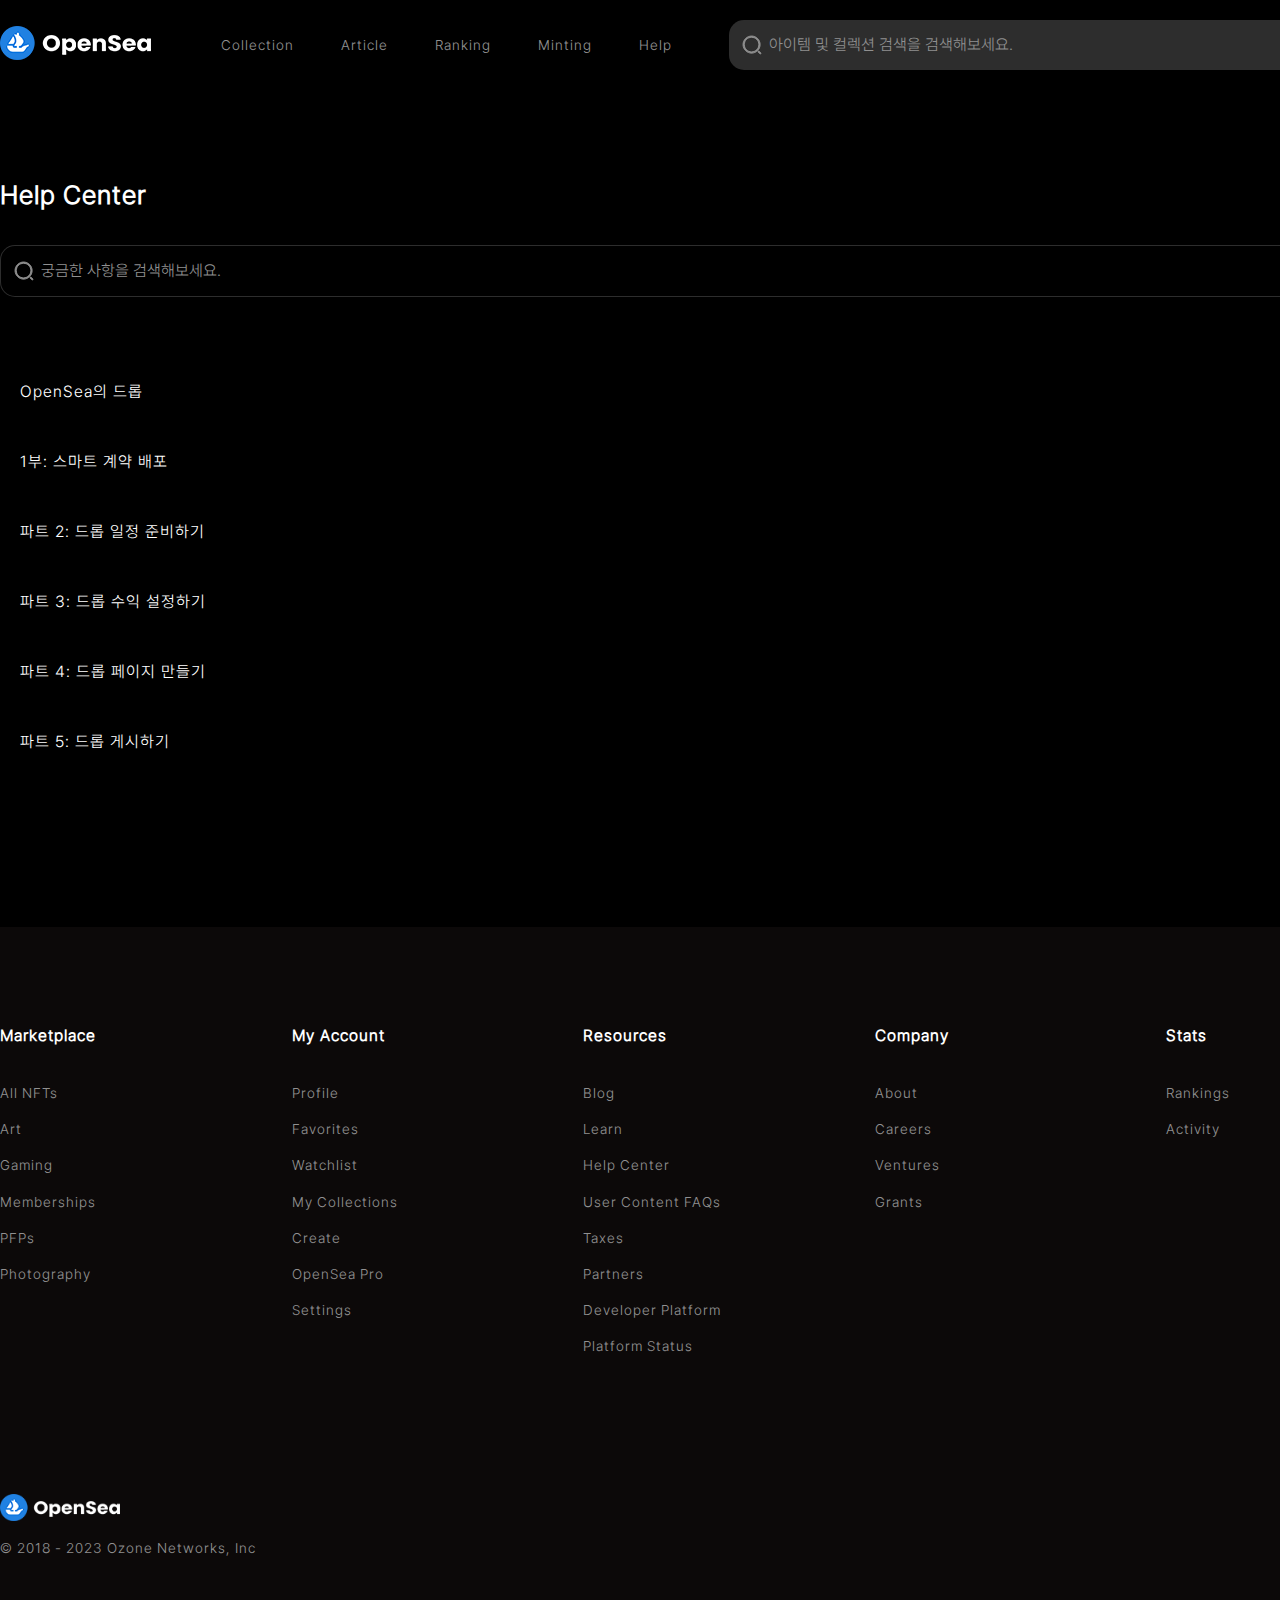
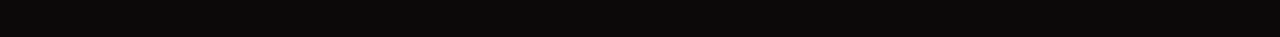
<file: help.html>
<!DOCTYPE html>
<html lang="en">
<head>
    <meta charset="UTF-8">
    <meta http-equiv="X-UA-Compatible" content="IE=edge">
    <meta name="viewport" content="width=device-width, initial-scale=1.0">
    <link rel="stylesheet" href="css/style.css">
    <link rel="stylesheet" href="css/normalize.css">
    <title>Mactintosh NFT Market Place</title>
</head>
<body>
    <header>
        <div class="header-container grid-width">
            <div class="header-left flex">
                <a href="index.html" class="logo cursor">
                    <img src="image/opensea-logo.png">
                </a>
                <div class="menu">
                    <ul>
                        <li><a href="collection.html">Collection</a></li>
                        <li><a href="article.html">Article</a></li>
                        <li><a href="ranking.html">Ranking</a></li>
                        <li><a href="minting.html">Minting</a></li>
                        <li><a href="#">Help</a></li>
                    </ul>
                </div>
            </div>
            <div class="header-right flex">
                <div class="search">
                    <form class="nosubmit">
                        <input type="search" class="nosubmit" placeholder="아이템 및 컬렉션 검색을 검색해보세요.">
                    </form>
                </div>
                <div class="header-icon cursor">
                    <div class="upload-icon">
                        <img src="image/upload-icon.svg">
                    </div>
                    <div class="mywallet-icon">
                        <img src="image/mywallet-icon.svg">
                    </div>
                    <div class="mypage-icon">
                        <img src="image/mypage-icon.svg">
                    </div>
                    
                </div>
            </div>
        </div>
    </header>

    <section class="help">
        <div class="help-container grid-width">
            <h1 class="section-title">Help Center</h1>
            <div class="search">
                <form class="collection-form help-form">
                    <input type="search" class="collection-input" placeholder="궁금한 사항을 검색해보세요.">
                </form>
            </div>
            <div class="help-content">
                <ul class="list-box">
                    <li>
                      <input type="checkbox" name="ddd" id="listFirst">
                      <label class="main" for="listFirst">
                        <div class="categori-title">
                            <p>OpenSea의 드롭</p>
                            <img src="image/toggle-icon-16x16.svg">
                        </div>
                      </label>
                      <div class="sub">
                        <ul>
                          <li class="flex" style="width: 1000px;">
                            <p id="nft-detail-text" style="padding-left: 10px">
                                OpenSea의 드롭을 통해 아이템이 발행(mint)되는 즉시 이를 사용자가 가장 먼저 구매할 수 있습니다. OpenSea는 OpenSea에서 직접 아이템을 NFT 드롭할 수 있는 플랫폼을 제공하여 아티스트와 제작자를 지원합니다.<br>
                                각 드롭에는 제작자가 제공한 다음 정보를 볼 수 있는 고유한 랜딩 페이지가 있습니다.<br><br>

                                • 드롭 이름<br>
                                • 제작자 이름<br>
                                • 제작자의 소셜 미디어 링크<br>
                                • Mint 스케줄<br>
                                • Mint될 NFT의 샘플 갤러리<br>
                                • 로드맵 및 팀 섹션<br><br>

                                드롭에 참여하고 싶다면 도움말 가이드에서 자세히 알아볼 수 있습니다.<br>
                                제작자로서 OpenSea에서 컬렉션을 드롭하려는 경우, OpenSea의 셀프 서비스 도구를 사용하여 컬렉션의 세부 정보를 미리 설정하고 준비를 완료한 후 게시할 수 있습니다. 현재로서는 셀프 서비스 도구를 사용하여 드롭을 생성하더라도 해당 드롭이 OpenSea의 드롭 캘린더에 추가된다는 보장이 없습니다. 새로운 스마트 계약 배포부터 드롭 랜딩 페이지 맞춤에 이르기까지 드롭 과정의 단계 대부분은 OpenSea에서 직접 처리할 수 있지만, 메타데이터는 별도로 업로드해야 합니다. 개발자 문서 지침에 따라 드롭을 위한 토큰 메타데이터를 업로드하고 저장할 수 있습니다. 나만의 드롭을 만들려면 먼저 컬렉션의 스마트 계약을 설정하고 맞춤 설정해야 합니다. 이 단계를 이미 완료한 경우 파트 2: 드롭 일정 준비하기로 건너뛸 수 있습니다.</p>
                            </li>
                        </ul>
                      </div>
                    </li>
                    <li>
                        <input type="checkbox" name="ddd" id="listSecond">
                        <label class="main" for="listSecond">
                          <div class="categori-title">
                              <p>1부: 스마트 계약 배포</p>
                              <img src="image/toggle-icon-16x16.svg">
                          </div>
                        </label>
                        <div class="sub">
                          <ul>
                            <li class="flex" style="width: 1000px;">
                              <p id="nft-detail-text" style="padding-left: 10px">
                                먼저 컬렉션의 스마트 계약을 배포해야 합니다.<br><br>
                            
                                처음으로 계약을 배포하려면 지갑을 OpenSea에 연결하고 내 컬렉션 페이지로 이동합니다. 컬렉션 생성을 클릭합니다.<br><br>
                            
                                드롭을 진행하려면 자신의 맞춤 스마트 계약을 배포해야 하며, 이 작업은 OpenSea 인터페이스를 사용하여 직접 진행할 수 있습니다. 이렇게 하려면 두 가지 옵션에서 자체 계약 배포를 선택합니다. 블록체인에 스마트 계약을 배포하려면 Gas 수수료가 필요합니다.<br><br>
                            
                                다음으로는 Etherscan에서 내 계약을 나타내기 위해 표시될 로고 이미지, 계약 이름, 토큰 기호를 추가해야 합니다. 또한 EVM 체인을 선택해야 합니다. 향후 로고 이미지와 계약 이름을 변경할 수는 있지만 토큰 기호나 체인을 업데이트할 수는 없습니다.<br><br>
<br>
                                또한, 두 가지 옵션 중에서 사용하려는 계약 유형을 선택해야 합니다. <br><br>
                                
                                기본 선택은 프록시 계약이며 표준 계약의 Gas 수수료 비용의 약 10%로 추정됩니다. 프록시 계약은 모든 로직을 저장하는 구현 계약으로 호출을 전달합니다. 프록시 계약을 배포하면 프록시 계약이 기존에 배포된 구현 계약에 위임되므로 핵심적인 계약 로직 전체를 위한 공간에 대한 비용을 지불하지 않기 때문에 표준 계약보다 저렴합니다. <br><br>
                                
                                한편 프록시 계약을 사용하면 발행(mint), 판매 및 전송 등 프록시 계약에 대한 모든 거래에 간접비가 추가됩니다. 현시점에서는 컬렉터에 의해 발생하는 추가 비용이 절감되는 배포 비용보다 클 것으로 예상되기 때문에 계약에 1,500건 이상의 거래가 있을 것으로 예상되는 경우에는 표준 사용자 지정 계약을 사용하는 것이 좋습니다.<br><br>
                            
                                사용자의 계약에 표준 NFT 계약을 확장해야 하는 맞춤 기능이 필요한 경우, 개발자 문서에서 맞춤 계약 배포에 대한 자세한 내용을 확인할 수 있습니다.</p>
                              </li>
                          </ul>
                        </div>
                    </li>
                    <li>
                        <input type="checkbox" name="ddd" id="listThird">
                        <label class="main" for="listThird">
                          <div class="categori-title">
                              <p>파트 2: 드롭 일정 준비하기</p>
                              <img src="image/toggle-icon-16x16.svg">
                          </div>
                        </label>
                        <div class="sub">
                          <ul>
                            <li class="flex" style="width: 1000px;">
                              <p id="nft-detail-text" style="padding-left: 10px">
                                스마트 계약 설정을 완료한 후 선택한 컬렉션에서 점 3개 메뉴를 클릭하고 컬렉션 편집을 선택합니다. 페이지 상단에서 드롭 설정 버튼을 클릭합니다.<br><br>

                                페이지 상단의 설정 탭을 클릭합니다.<br><br>

                                한정판 또는 오픈 에디션 드롭 중 원하는 것을 선택하세요. 한정판 컬렉션에는 발행(min)할 수 있는 아이템 수가 고정되어 있습니다. 오픈 에디션 컬렉션은 발행(mint) 기간에 발행(mint)할 수 있는 아이템 수에 제한이 없습니다.<br><br>

                                해당하는 경우 아이템 수를 지정합니다. 발행(mint) 시작 날짜 및 시간을 설정합니다. 드롭 시점까지 시작 날짜를 편집할 수 있습니다.<br><br>

                                공개 판매 기간에 기존 커뮤니티 회원이 발행(mint)할 수 있을지 장담하기 어려울 수 있습니다. 특히 드롭에서 발행(mint)이 빠르게 소진되는 경우 그렇습니다. 드롭 중에 "가스 워(gas war)", 즉 대규모 경쟁을 피하기 위해 드롭의 사전 판매 스테이지를 만들 수 있습니다.<br><br>

                                "드롭 스테이지"는 허용 목록에 있는 지정된 지갑 주소 세트만 계약에서 NFT를 발행(mint)할 수 있는 드롭 단계입니다.<br><br>

                                드롭 스테이지는 온체인에서 시행되므로 기술에 정통한 사용자도 허용 목록에 있지 않으면 이 제한을 넘을 수 없습니다. 드롭에 최대 5개의 사전 판매 스테이지를 추가할 수 있으며, 각 스테이지에 고유한 가격, 지갑당 발행(mint) 한도 및 허용 목록이 포함됩니다.<br><br>

                                사전 판매 스테이지를 추가하려면 드롭 설정에서 + 사전 판매 추가를 클릭합니다. 그러면 스테이지를 편집할 수 있는 팝업 창이 열립니다. 발행(mint)이 시작된 후에는 사전 판매 스테이지의 허용 목록을 편집할 수 없으므로 사전에 이 작업을 수행해야 합니다.<br><br>
                                </p>
                              </li>
                          </ul>
                        </div>
                    </li>
                    <li>
                        <input type="checkbox" name="ddd" id="listFourth">
                        <label class="main" for="listFourth">
                          <div class="categori-title">
                              <p>파트 3: 드롭 수익 설정하기</p>
                              <img src="image/toggle-icon-16x16.svg">
                          </div>
                        </label>
                        <div class="sub">
                          <ul>
                            <li class="flex" style="width: 1000px;">
                              <p id="nft-detail-text" style="padding-left: 10px">
                                기본 드롭에 대한 OpenSea의 수수료는 각 NFT 판매 가격의 10%이며, 이는 드롭 설정의 일부로 자동 구성됩니다. 이 값을 변경하면 드롭이 OpenSea에서 표시되지 않습니다.<br><br>

                                드롭 일정을 설정한 후 페이지 상단의 수익 탭을 클릭하고 지급 지갑 주소를 추가합니다. 현재 ENS 도메인은 지원되지 않습니다.<br><br>

                                사용자의 계약은 2차 시장 제작자 수익 설정을 온체인에서 확인할 수 있는 EIP-2981 온체인 로열티 표준을 지원합니다. 이를 설정하려면 setRoyaltyInfo(yourRoyaltyAddress, bps) 호출 후 10,000점 만점을 기반으로 bps 수치를 설정합니다. 예를 들어 2차 판매에서 5%의 제작자 수익은 500 bps입니다.
                                </p>
                              </li>
                          </ul>
                        </div>
                    </li>
                    <li>
                        <input type="checkbox" name="ddd" id="listFifth">
                        <label class="main" for="listFifth">
                          <div class="categori-title">
                              <p>파트 4: 드롭 페이지 만들기</p>
                              <img src="image/toggle-icon-16x16.svg">
                          </div>
                        </label>
                        <div class="sub">
                          <ul>
                            <li class="flex" style="width: 1000px;">
                              <p id="nft-detail-text" style="padding-left: 10px">
                                계약을 배포하고 발행(mint) 일정 및 가격을 설정했으므로 이제 랜딩 페이지를 만들고 드롭에 생명을 불어넣을 차례입니다!<br><br>

                                상단의 드롭 페이지 탭을 클릭하여 드롭 페이지에 이미지, 동영상 및 텍스트 사본을 추가합니다. <br><br>

                                편집 내용은 자동 저장되지 않으므로 페이지 상단의 초안 저장 버튼을 사용해야 합니다.<br><br>
                            
                                배너 이미지는 사람들이 랜딩 페이지를 방문했을 때 가장 먼저 표시됩니다. 이미지 또는 소리 없이 반복되는 짧은 동영상을 사용할수 있습니다.<br><br>

                                배너를 추가하려면 드롭 페이지에서 이미지 편집을 클릭하고 원하는 파일을 선택합니다. 모바일 기기에서 제대로 렌더링되는 배너 이미지를 추가하려면 모바일 아이콘을 클릭해야 합니다.<br><br>
                            
                                사용자의 이 컬렉션 정보 섹션에서 편집 버튼을 클릭하여 컬렉션과 프로젝트에 관한 이야기를 자세히 설명합니다. 이 섹션을 활용하여 프로젝트의 비전, 목적, 시작 등 잠재적인 컬렉터들과 공유하고 싶은 모든 내용을 공유하세요.<br><br>

                                글머리 기호로 나열한 목록, 자유롭게 적은 이야기, 인용문 또는 내 이야기를 가장 잘 나타내는 것이면 무엇이든 가능합니다. 설명은 400자를 넘지 않아야 합니다.</p>
                              </li>
                          </ul>
                        </div>
                    </li>
                    <li>
                        <input type="checkbox" name="ddd" id="listSixth">
                        <label class="main" for="listSixth">
                          <div class="categori-title">
                              <p>파트 5: 드롭 게시하기</p>
                              <img src="image/toggle-icon-16x16.svg">
                          </div>
                        </label>
                        <div class="sub">
                          <ul>
                            <li class="flex" style="width: 1000px;">
                              <p id="nft-detail-text" style="padding-left: 10px">
                                이제 계약을 배포하고, Mint 일정을 설정하고, 드롭 페이지를 사용자 지정했으므로 OpenSea에 게시할 준비가 되었습니다. 축하합니다!<br><br>

                                게시 버튼을 눌러 게시 과정을 시작합니다.<br>
                                지갑에서 Gas 수수료를 포함한 온체인 거래를 승인하고 서명하라는 메시지가 표시됩니다.<br><br>

                                거래에 서명하고 승인하면 드롭 페이지가 OpenSea에 게시되고 이전에 설정한 일정에 따라 발행(mint)이 시작됩니다.<br><br>

                                아직 업로드하지 않았다면 메타데이터를 별도로 업로드해야 합니다. OpenSea 개발자 문서 지침에 따라 드롭의 토큰 메타데이터를 업로드하고 저장할 수 있습니다.</p>
                              </li>
                          </ul>
                        </div>
                    </li>
                </ul>
            </div>
        </div>
    </section>

    <footer>
        <div class="footer-container grid-width">
            <div class="footer-menu">
                <h3>Marketplace</h3>
                <ul>
                    <li>All NFTs</li>
                    <li>Art</li>
                    <li>Gaming</li>
                    <li>Memberships</li>
                    <li>PFPs</li>
                    <li>Photography</li>
                </ul>
            </div>
            <div class="footer-menu">
                <h3>My Account</h3>
                <ul>
                    <li>Profile</li>
                    <li>Favorites</li>
                    <li>Watchlist</li>
                    <li>My Collections</li>
                    <li>Create</li>
                    <li>OpenSea Pro</li>
                    <li>Settings</li>
                </ul>
            </div> 
            <div class="footer-menu">
                <h3>Resources</h3>
                <ul>
                    <li>Blog</li>
                    <li>Learn</li>
                    <li>Help Center</li>
                    <li>User Content FAQs</li>
                    <li>Taxes</li>
                    <li>Partners</li>
                    <li>Developer Platform</li>
                    <li>Platform Status</li>
                </ul>
            </div> 
            <div class="footer-menu">
                <h3>Company</h3>
                <ul>
                    <li>About</li>
                    <li>Careers</li> 
                    <li>Ventures</li>
                    <li>Grants</li>
                </ul>
            </div> 
            <div class="footer-menu">
                <h3>Stats</h3>
                <ul>
                    <li>Rankings</li>
                    <li>Activity</li>
                </ul>
            </div> 
            <div class="footer-menu">
                <h3>Learn</h3>
                <ul>
                    <li>What is an NFT?</li>
                    <li>How to buy an NFT</li>
                    <li>What are NFT drops?</li>
                    <li>How to sell an NFT using OpenSea</li>
                </ul>
            </div>
        </div>
        <div class="footer-logo grid-width">
            <img src="image/opensea-logo.png" style="width: 120px;">
            <p style="color: #909090; font-size: 14px; font-weight: normal; margin-top: 15px;">© 2018 - 2023 Ozone Networks, Inc</p>
        </div>
    </footer>
</body>
</html>
</file>
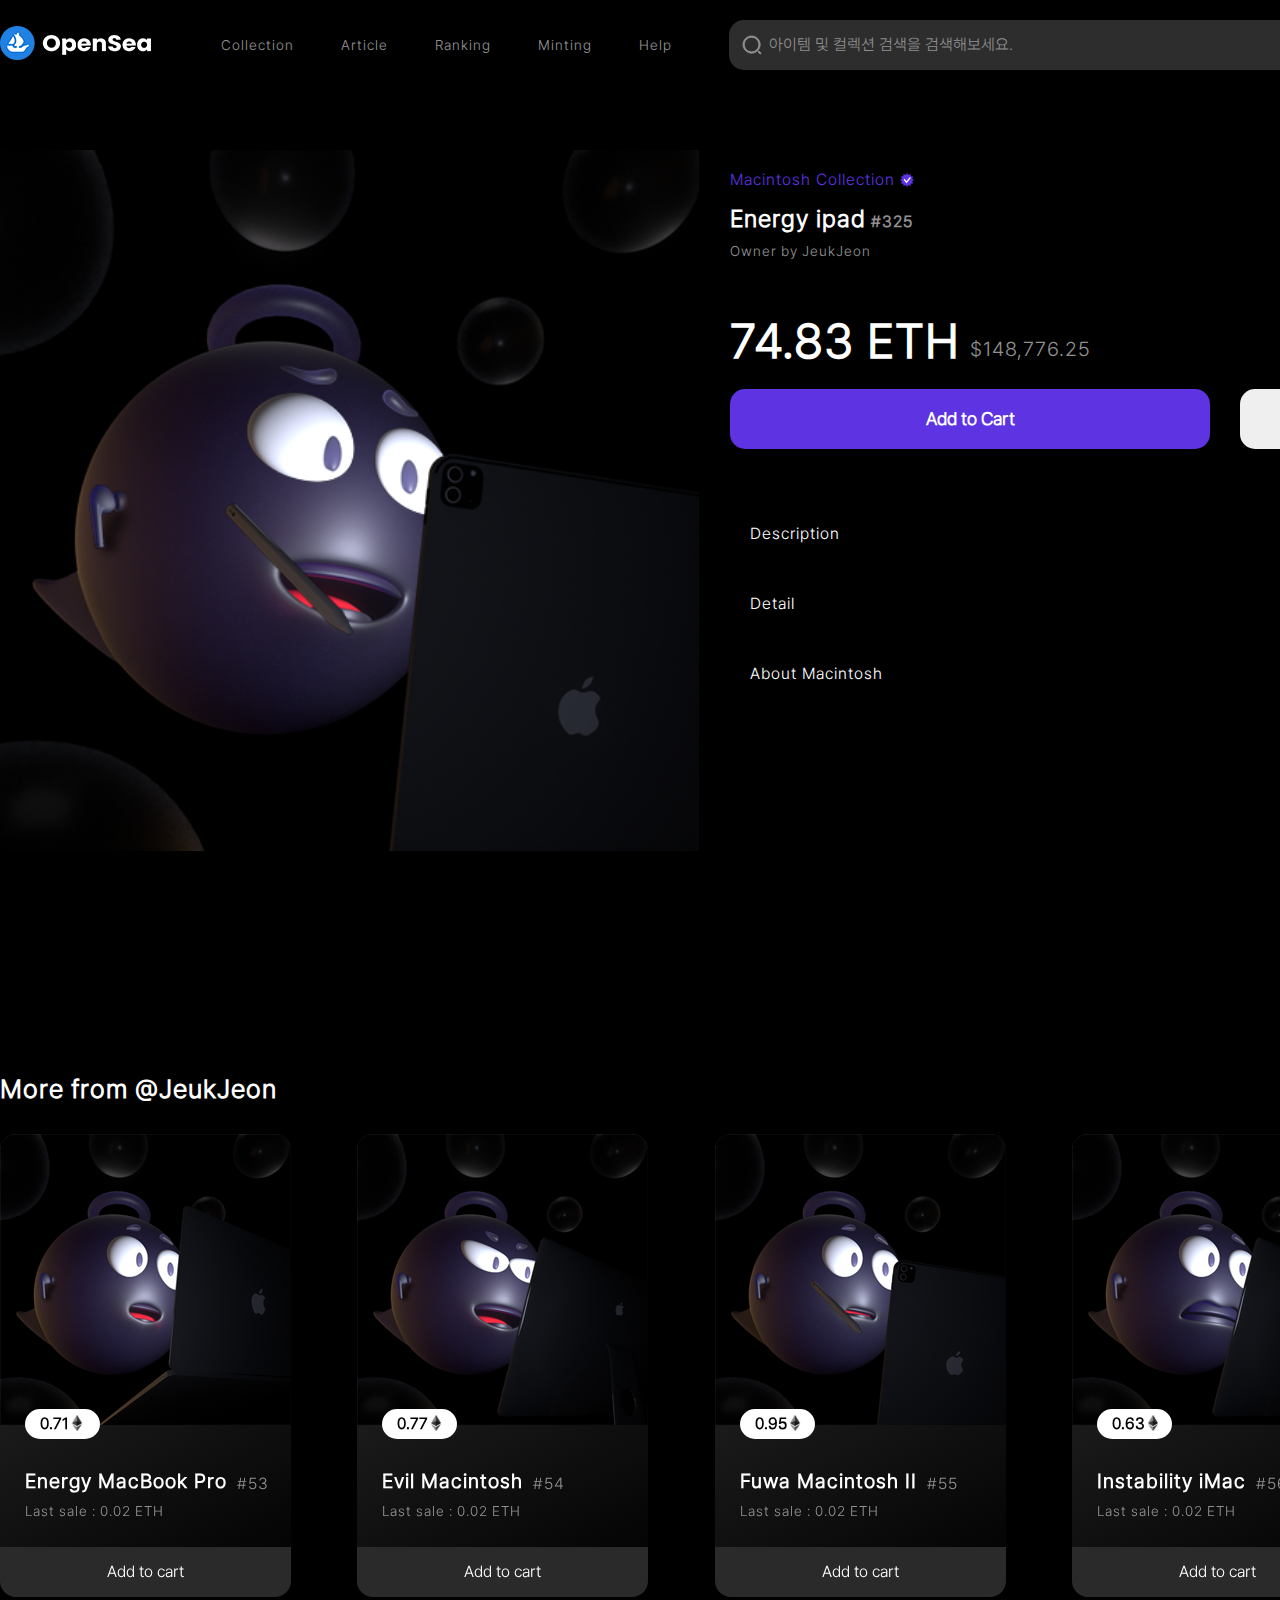
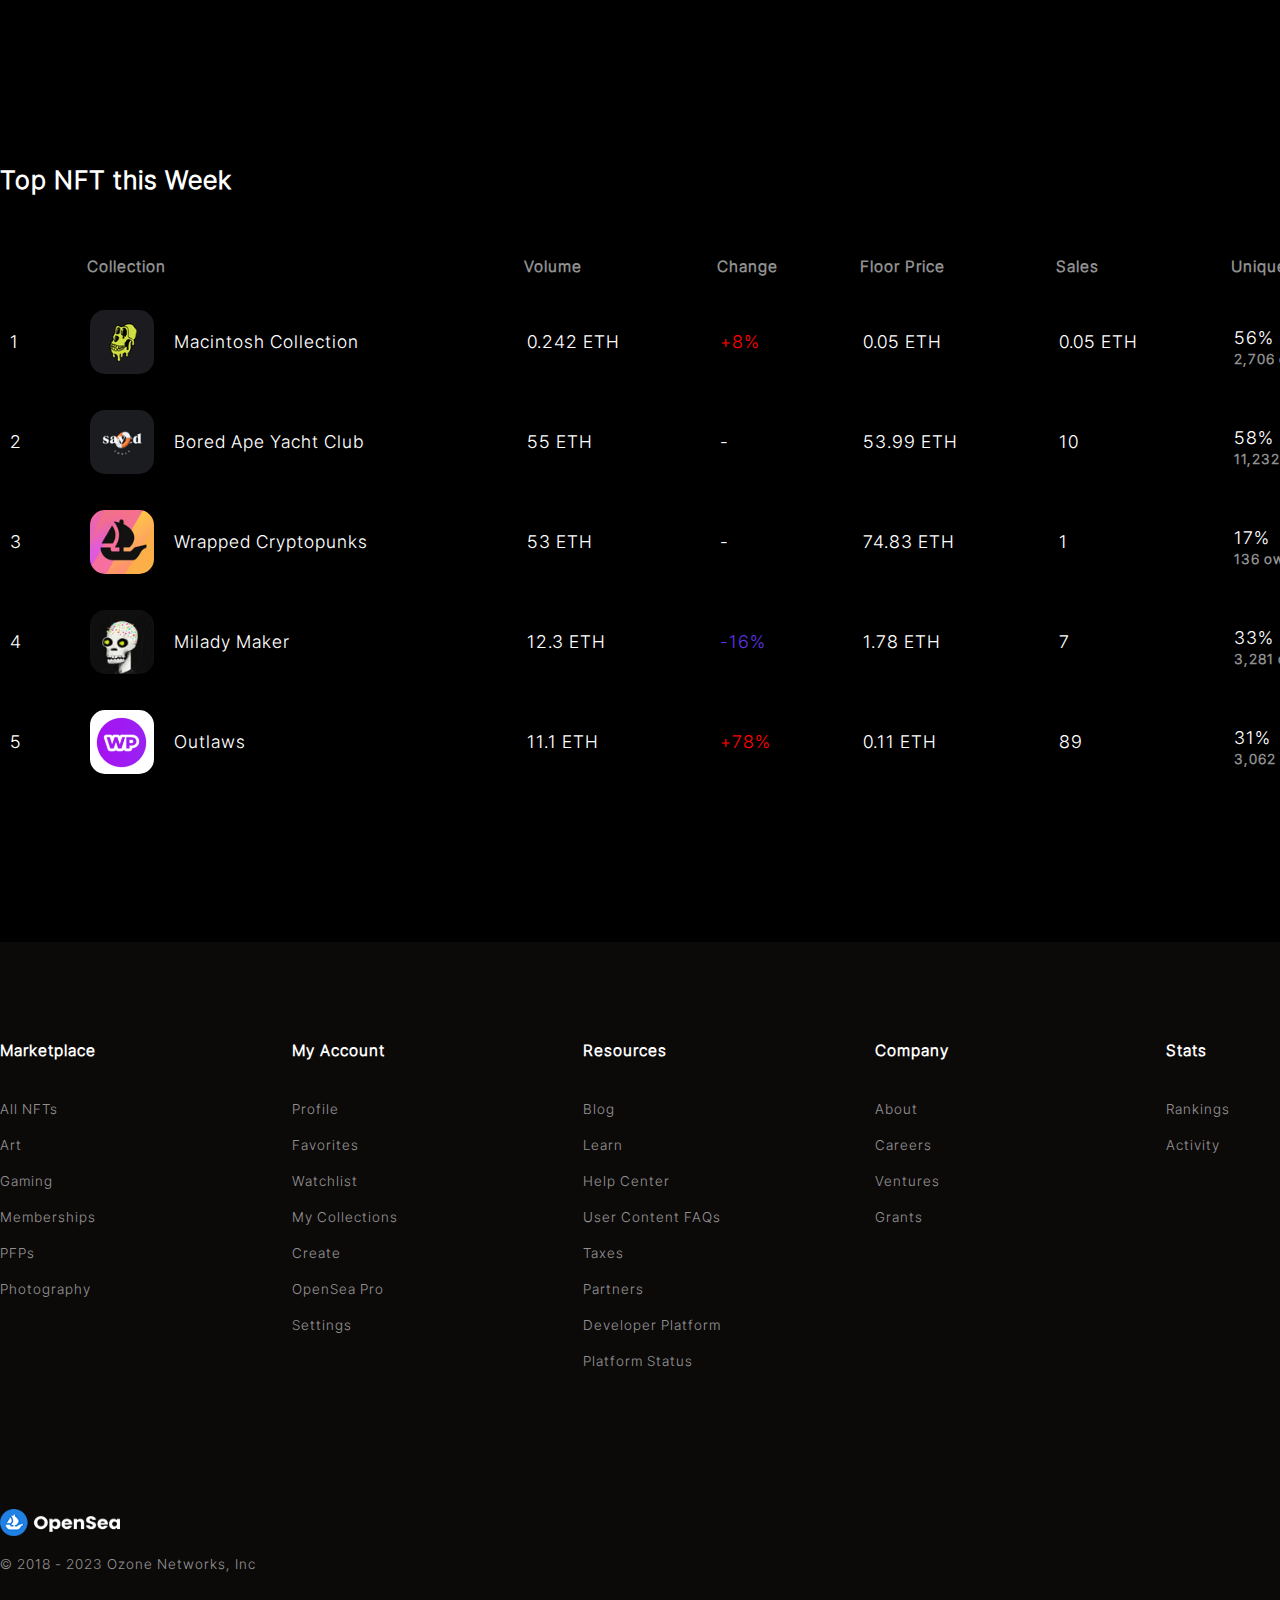
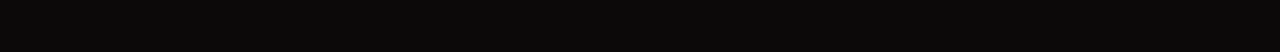
<file: minting.html>
<!DOCTYPE html>
<html lang="en">
<head>
    <meta charset="UTF-8">
    <meta http-equiv="X-UA-Compatible" content="IE=edge">
    <meta name="viewport" content="width=device-width, initial-scale=1.0">
    <link rel="stylesheet" href="css/style.css">
    <link rel="stylesheet" href="css/normalize.css">
    <title>Mactintosh NFT Market Place</title>
</head>
<body>
    <header>
        <div class="header-container grid-width">
            <div class="header-left flex">
                <a href="index.html" class="logo cursor">
                    <img src="image/opensea-logo.png">
                </a>
                <div class="menu">
                    <ul>
                        <li><a href="collection.html">Collection</a></li>
                        <li><a href="article.html">Article</a></li>
                        <li><a href="ranking.html">Ranking</a></li>
                        <li><a href="minting.html">Minting</a></li>
                        <li><a href="help.html">Help</a></li>
                    </ul>
                </div>
            </div>
            <div class="header-right flex">
                <div class="search">
                    <form class="nosubmit">
                        <input type="search" class="nosubmit" placeholder="아이템 및 컬렉션 검색을 검색해보세요.">
                    </form>
                </div>
                <div class="header-icon cursor">
                    <div class="upload-icon">
                        <img src="image/upload-icon.svg">
                    </div>
                    <div class="mywallet-icon">
                        <img src="image/mywallet-icon.svg">
                    </div>
                    <div class="mypage-icon">
                        <img src="image/mypage-icon.svg">
                    </div>
                </div>
            </div>
        </div>
    </header>

    <section class="minting">
        <div class="minting-container grid-width">
            <div class="minting-left">
                <img src="image/mitingMain.svg">
            </div>
            <div class="minting-right">
                <div class="minting-main">
                    <div class="collection-name flex">
                        <div class="macintosh-collection flex">
                            <p>Macintosh Collection</p>
                            <img src="image/blueCheck-21x21.svg">
                        </div>
                        <div class="share-icon">
                            <img src="image/share-icon-2-21x21.svg">
                            <img src="image/share-icon-21x21.svg">
                        </div>
                    </div>
                    <div class="nft-name">
                        <h3>Energy ipad</h3>
                        <p>#325</p>
                    </div>
                    <p id="owner-name">Owner by JeukJeon</p>
                    <div class="minting-nft-price">
                        <h1>74.83 ETH</h1>
                        <p>$148,776.25</p>
                    </div>
                    <div class="mintingBtn flex">
                        <button class="minting-button minting-blueBtn">Add to Cart</button>
                        <button class="minting-button minting-whiteBtn">Make offer</button>
                    </div>
                </div>
                <div class="nft-detail">
                    <ul class="list-box">
                        <li>
                          <input type="checkbox" name="ddd" id="listFirst">
                          <label class="main" for="listFirst">
                            <div class="categori-title">
                                <p>Description</p>
                                <img src="image/toggle-icon-16x16.svg">
                            </div>
                          </label>
                          <div class="sub">
                            <ul>
                              <li class="flex">
                                <p id="nft-detail-text" style="padding-left: 10px">By <span>JeukJeon</span><br>
                                    이 펑크는 랩드 펑크 계약을 사용하여 포장되었으며, 다음에서 액세스할 수 있습니다.<br>
                                    https://wrappedpunks.com</p>
                            </li>
                            </ul>
                          </div>
                        </li>
                        <li>
                            <input type="checkbox" name="ddd" id="listSecond">
                            <label class="main" for="listSecond">
                              <div class="categori-title">
                                  <p>Detail</p>
                                  <img src="image/toggle-icon-16x16.svg">
                              </div>
                            </label>
                            <div class="sub">
                              <ul>
                                <li class="flex sub-flex">
                                  <p class="sub-detail">Contract Address</p>
                                  <p class="sub-detail-text">0xed5a...c544</p>
                                </li>
                                <li class="flex sub-flex">
                                    <p class="sub-detail">Token ID</p>
                                    <p class="sub-detail-text">3810</p>
                                </li>
                                <li class="flex sub-flex">
                                    <p class="sub-detail">Token Standard</p>
                                    <p class="sub-detail-text">ERC-721</p>
                                </li>
                                <li class="flex sub-flex">
                                    <p class="sub-detail">Chain</p>
                                    <p class="sub-detail-text">Ethereum</p>
                                </li>
                                <li class="flex sub-flex">
                                    <p class="sub-detail">Last Updated</p>
                                    <p class="sub-detail-text">2 months ago</p>
                                </li>
                                <li class="flex sub-flex">
                                    <p class="sub-detail">Creator Earnings</p>
                                    <p class="sub-detail-text">5%</p>
                                </li>
                              </ul>
                            </div>
                        </li>
                        <li>
                            <input type="checkbox" name="ddd" id="listThird">
                            <label class="main" for="listThird">
                              <div class="categori-title">
                                  <p>About Macintosh</p>
                                  <img src="image/toggle-icon-16x16.svg">
                              </div>
                            </label>
                            <div class="sub">
                              <ul>
                                <li class="flex sub-flex">
                                    <p id="nft-detail-text" style="padding-left: 10px">Take the red bean to join the garden. View the collection at azuki.com/gallery.<br><br>

                                    Azuki starts with a collection of 10,000 avatars that give you membership access to The Garden: a corner of the internet where artists, builders, and web3 enthusiasts meet to create a decentralized future. Azuki holders receive access to exclusive drops, experiences, and more. Visit azuki.com for more details.<br><br>
                                    
                                    We rise together. We build together. We grow together.<br><br>
                                    
                                    Category PFP</p>
                                </li>
                              </ul>
                            </div>
                        </li>
                    </ul>
                </div>
            </div>
        </div>
    </section>

    <section class="morefrom">
        <div class="morefrom-container grid-width">
            <h1 class="section-title morefrom-title">More from @JeukJeon</h1>
            <div class="nft-line flex">
                <div class="nft-box moreform-nft-box">
                    <a href="minting.html">
                        <img src="image/collection-photo/53.png" alt="">
                    </a>
                    <div class="eth-box">
                        <p>0.71</p>
                        <img src="image/ETH-icon-20x20.svg" alt="">
                    </div>
                    <div class="collection-nft-profile">
                        <div class="nft-price-main">
                            <h1>Energy MacBook Pro</h1>
                            <p>#53</p>
                        </div>
                        <div class="nft-price-sub">
                            <p>Last sale :  0.02 ETH</p>
                        </div>
                    </div>
                    <button class="nft-button">Add to cart</button>
                </div>
                <div class="nft-box">
                    <a href="minting.html">
                        <img src="image/collection-photo/54.png" alt="">
                    </a>
                    <div class="eth-box">
                        <p>0.77</p>
                        <img src="image/ETH-icon-20x20.svg" alt="">
                    </div>
                    <div class="collection-nft-profile">
                        <div class="nft-price-main">
                            <h1>Evil Macintosh</h1>
                            <p>#54</p>
                        </div>
                        <div class="nft-price-sub">
                            <p>Last sale :  0.02 ETH</p>
                        </div>
                    </div>
                    <button class="nft-button">Add to cart</button>
                </div>
                <div class="nft-box">
                    <a href="minting.html">
                        <img src="image/collection-photo/55.png" alt="">
                    </a>
                    <div class="eth-box">
                        <p>0.95</p>
                        <img src="image/ETH-icon-20x20.svg" alt="">
                    </div>
                    <div class="collection-nft-profile">
                        <div class="nft-price-main">
                            <h1>Fuwa Macintosh II</h1>
                            <p>#55</p>
                        </div>
                        <div class="nft-price-sub">
                            <p>Last sale :  0.02 ETH</p>
                        </div>
                    </div>
                    <button class="nft-button">Add to cart</button>
                </div>
                <div class="nft-box">
                    <a href="minting.html">
                        <img src="image/collection-photo/56.png" alt="">
                    </a>
                    <div class="eth-box">
                        <p>0.63</p>
                        <img src="image/ETH-icon-20x20.svg" alt="">
                    </div>
                    <div class="collection-nft-profile">
                        <div class="nft-price-main">
                            <h1>Instability iMac</h1>
                            <p>#56  </p>
                        </div>
                        <div class="nft-price-sub">
                            <p>Last sale :  0.02 ETH</p>
                        </div>
                    </div>
                    <button class="nft-button">Add to cart</button>
                </div>
                <div class="nft-box">
                    <a href="minting.html">
                        <img src="image/collection-photo/52.png" alt="">
                    </a>
                    <div class="eth-box">
                        <p>1.41</p>
                        <img src="image/ETH-icon-20x20.svg" alt="">
                    </div>
                    <div class="collection-nft-profile">
                        <div class="nft-price-main">
                            <h1>Confidence iPad Pro</h1>
                            <p>#52</p>
                        </div>
                        <div class="nft-price-sub">
                            <p>Last sale :  0.02 ETH</p>
                        </div>
                    </div>
                    <button class="nft-button">Add to cart</button>
                </div>
            </div>
        </div>
    </section>

    <section class="ranking grid-width" style="margin-top: 150px">
        <div class="view-more-flex">
            <h1 class="section-title">Top NFT this Week</h1>
            <a class="view-more" href="#">VIEW MORE</a>
        </div>
        <div class="wrapper">
            <table>
                <thead>
                    <tr>
                        <th></th>
                        <th>Collection</th>
                        <th>Volume</th>
                        <th>Change</th>
                        <th>Floor Price</th>
                        <th>Sales</th>
                        <th>Unique Owneres</th>
                        <th>Items Listed</th>
                        <th></th>
                    </tr>
                </thead>
                <tbody class="cursor">
                    <tr >
                        <td class="rank">1</td>
                        <td class="collection">
                            <img class="nft-profile" src="image/profile/9.avif"><span style="margin-left: 20px;">Macintosh Collection</span>
                        </td>
                        <td class="volume">0.242 ETH</td>
                        <td class="change change-red">+8%</td>
                        <td class="floor-price">0.05 ETH</td>
                        <td class="sales">0.05 ETH</td>
                        <td class="unique-owneres">56%<br><span style="font-size: 14px; font-weight: bold; color: #909090;">2,706 owners</span></td>
                        <td class="items-listed">4%<br><span style="font-size: 14px; font-weight: bold; color: #909090;">213 of 4,797</span></td>
                        <td class="bookmark"><img src="image/star-21x21.svg" style="margin-right: 10px;"></td>
                    </tr>
                    <tr>
                        <td class="rank">2</td>
                        <td class="collection"><img class="nft-profile" src="image/profile/4.avif" style="width: 64px;"><span style="margin-left: 20px;">Bored Ape Yacht Club</span></td>
                        <td class="volume">55 ETH</td>
                        <td class="change">-</td>
                        <td class="floor-price">53.99 ETH</td>
                        <td class="sales">10</td>
                        <td class="unique-owneres">58%<br><span style="font-size: 14px; font-weight: bold; color: #909090;">11,232 owners</span></td>
                        <td class="items-listed">3%<br><span style="font-size: 14px; font-weight: bold; color: #909090;">264 of 9,998</span></td>
                        <td class="bookmark"><img src="image/star-21x21.svg" style="margin-right: 10px;"></td>
                    </tr>
                    <tr>
                        <td class="rank">3</td>
                        <td class="collection"><img class="nft-profile" src="image/profile/6.avif" style="width: 64px;"><span style="margin-left: 20px;">Wrapped Cryptopunks</span></td>
                        <td class="volume">53 ETH</td>
                        <td class="change">-</td>
                        <td class="floor-price">74.83 ETH</td>
                        <td class="sales">1</td>
                        <td class="unique-owneres">17%<br><span style="font-size: 14px; font-weight: bold; color: #909090;">136 owners</span></td>
                        <td class="items-listed">0.13%<br><span style="font-size: 14px; font-weight: bold; color: #909090;">1 of 783</span></td>
                        <td class="bookmark"><img src="image/star-21x21.svg" style="margin-right: 10px;"></td>
                    </tr>
                    <tr>
                        <td class="rank">4</td>
                        <td class="collection"><img class="nft-profile" src="image/profile/7.avif" style="width: 64px;"><span style="margin-left: 20px;">Milady Maker</span></td>
                        <td class="volume">12.3 ETH</td>
                        <td class="change change-blue">-16%</td>
                        <td class="floor-price">1.78 ETH</td>
                        <td class="sales">7</td>
                        <td class="unique-owneres">33%<br><span style="font-size: 14px; font-weight: bold; color: #909090;">3,281 owners</span></td>
                        <td class="items-listed">3%<br><span style="font-size: 14px; font-weight: bold; color: #909090;">306 of 9,824</span></td>
                        <td class="bookmark"><img src="image/star-21x21.svg" style="margin-right: 10px;"></td>
                    </tr>
                    <tr>
                        <td class="rank">5</td>
                        <td class="collection"><img class="nft-profile" src="image/profile/8.avif" style="width: 64px;"><span style="margin-left: 20px;">Outlaws</span></td>
                        <td class="volume">11.1 ETH</td>
                        <td class="change change-red">+78%</td>
                        <td class="floor-price">0.11 ETH</td>
                        <td class="sales">89</td>
                        <td class="unique-owneres">31%<br><span style="font-size: 14px; font-weight: bold; color: #909090;">3,062 owners</span></td>
                        <td class="items-listed">10%<br><span style="font-size: 14px; font-weight: bold; color: #909090;">1,038 of 10,001</span></td>
                        <td class="bookmark"><img src="image/star-21x21.svg" style="margin-right: 10px;"></td>
                    </tr>
                </tbody>
            </table>
        </div>
    </section>

    <footer>
        <div class="footer-container grid-width">
            <div class="footer-menu">
                <h3>Marketplace</h3>
                <ul>
                    <li>All NFTs</li>
                    <li>Art</li>
                    <li>Gaming</li>
                    <li>Memberships</li>
                    <li>PFPs</li>
                    <li>Photography</li>
                </ul>
            </div>
            <div class="footer-menu">
                <h3>My Account</h3>
                <ul>
                    <li>Profile</li>
                    <li>Favorites</li>
                    <li>Watchlist</li>
                    <li>My Collections</li>
                    <li>Create</li>
                    <li>OpenSea Pro</li>
                    <li>Settings</li>
                </ul>
            </div> 
            <div class="footer-menu">
                <h3>Resources</h3>
                <ul>
                    <li>Blog</li>
                    <li>Learn</li>
                    <li>Help Center</li>
                    <li>User Content FAQs</li>
                    <li>Taxes</li>
                    <li>Partners</li>
                    <li>Developer Platform</li>
                    <li>Platform Status</li>
                </ul>
            </div> 
            <div class="footer-menu">
                <h3>Company</h3>
                <ul>
                    <li>About</li>
                    <li>Careers</li> 
                    <li>Ventures</li>
                    <li>Grants</li>
                </ul>
            </div> 
            <div class="footer-menu">
                <h3>Stats</h3>
                <ul>
                    <li>Rankings</li>
                    <li>Activity</li>
                </ul>
            </div> 
            <div class="footer-menu">
                <h3>Learn</h3>
                <ul>
                    <li>What is an NFT?</li>
                    <li>How to buy an NFT</li>
                    <li>What are NFT drops?</li>
                    <li>How to sell an NFT using OpenSea</li>
                </ul>
            </div>
        </div>
        <div class="footer-logo grid-width">
            <img src="image/opensea-logo.png" style="width: 120px;">
            <p style="color: #909090; font-size: 14px; font-weight: normal; margin-top: 15px;">© 2018 - 2023 Ozone Networks, Inc</p>
        </div>
    </footer>
</body>
</html>
</file>
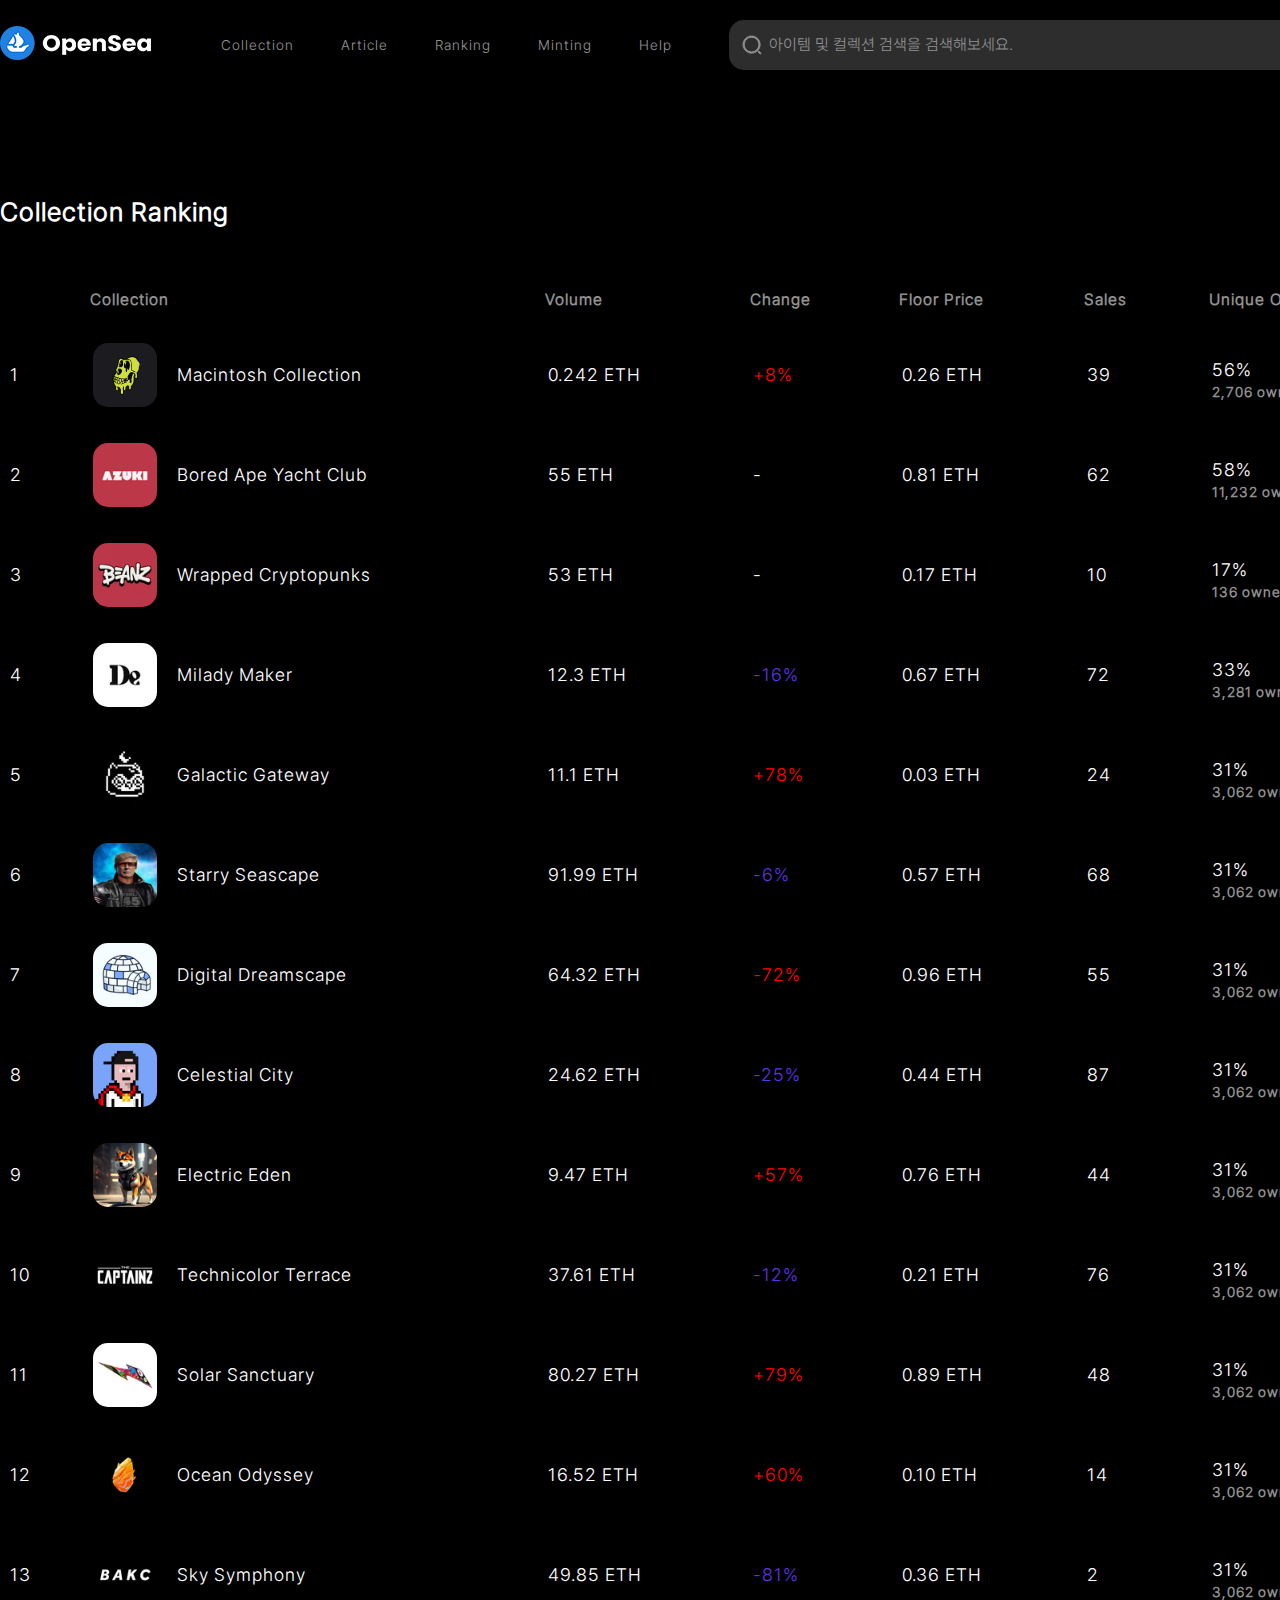
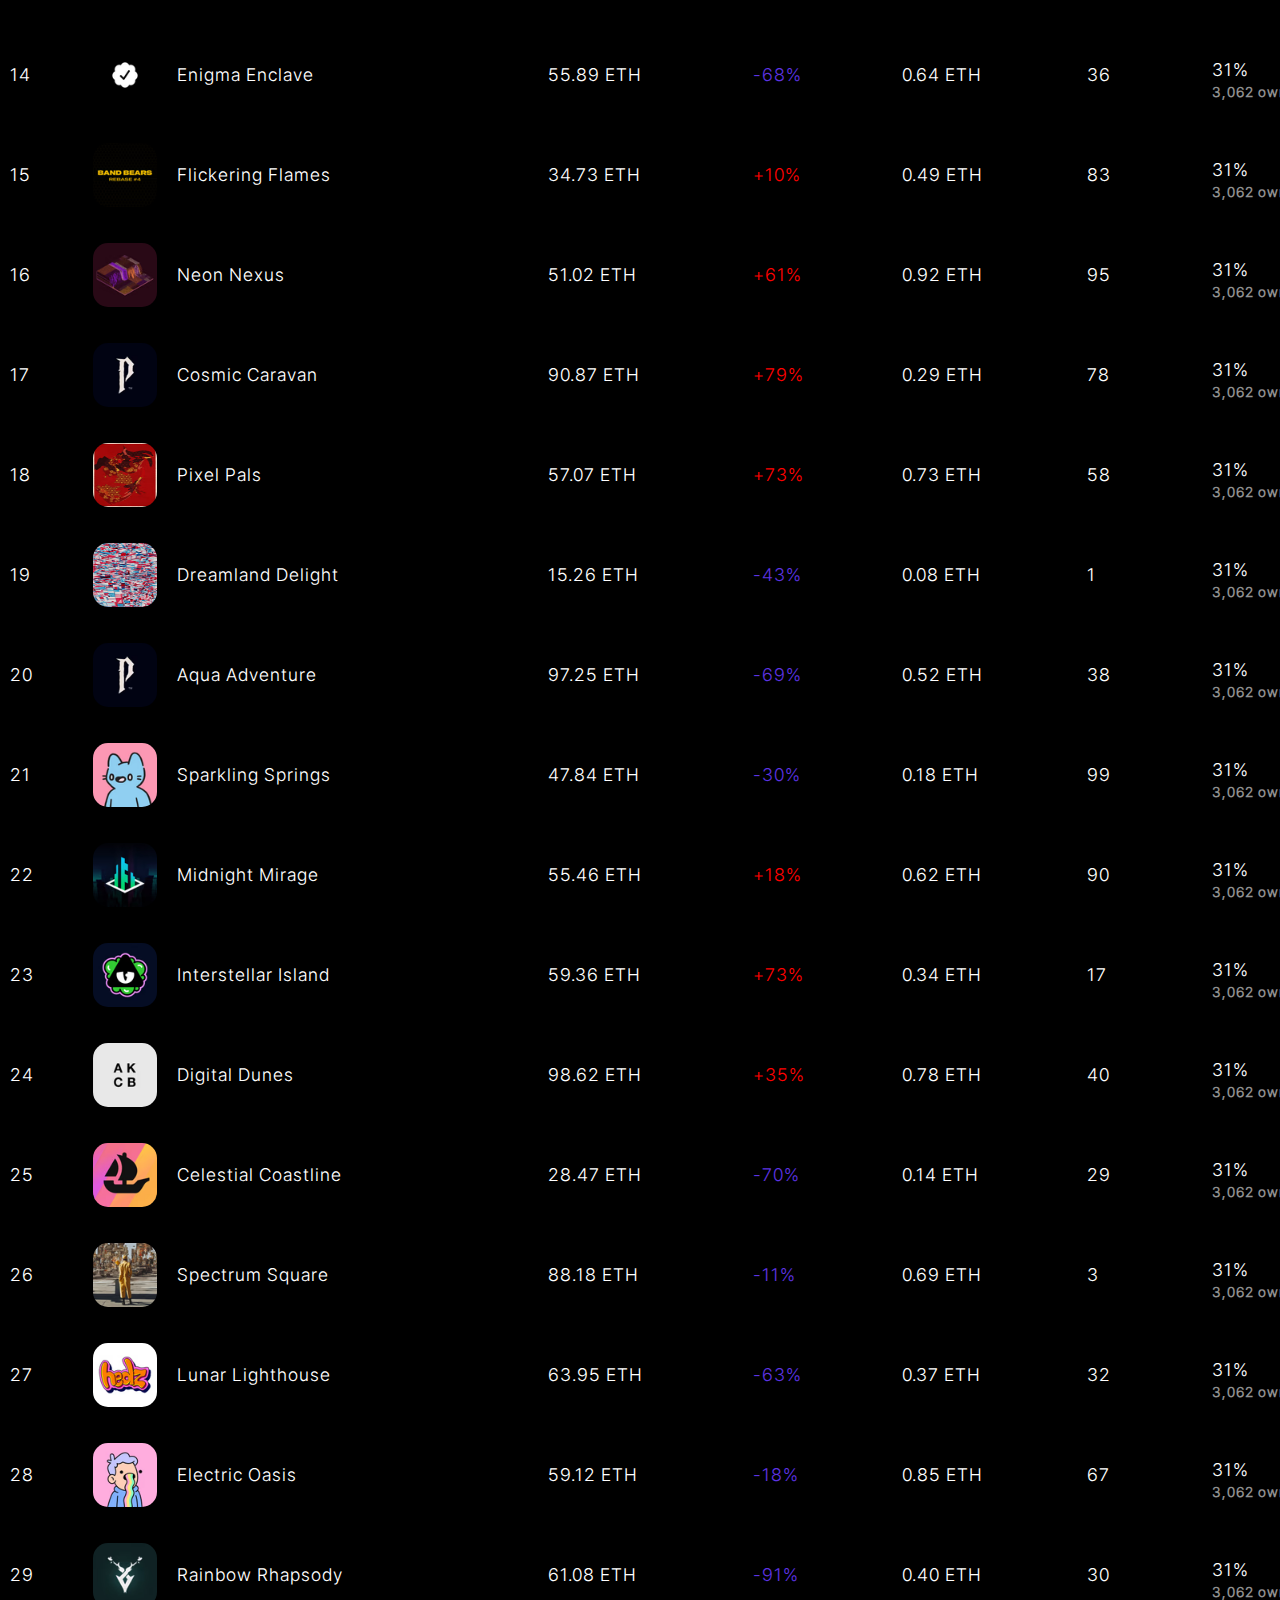
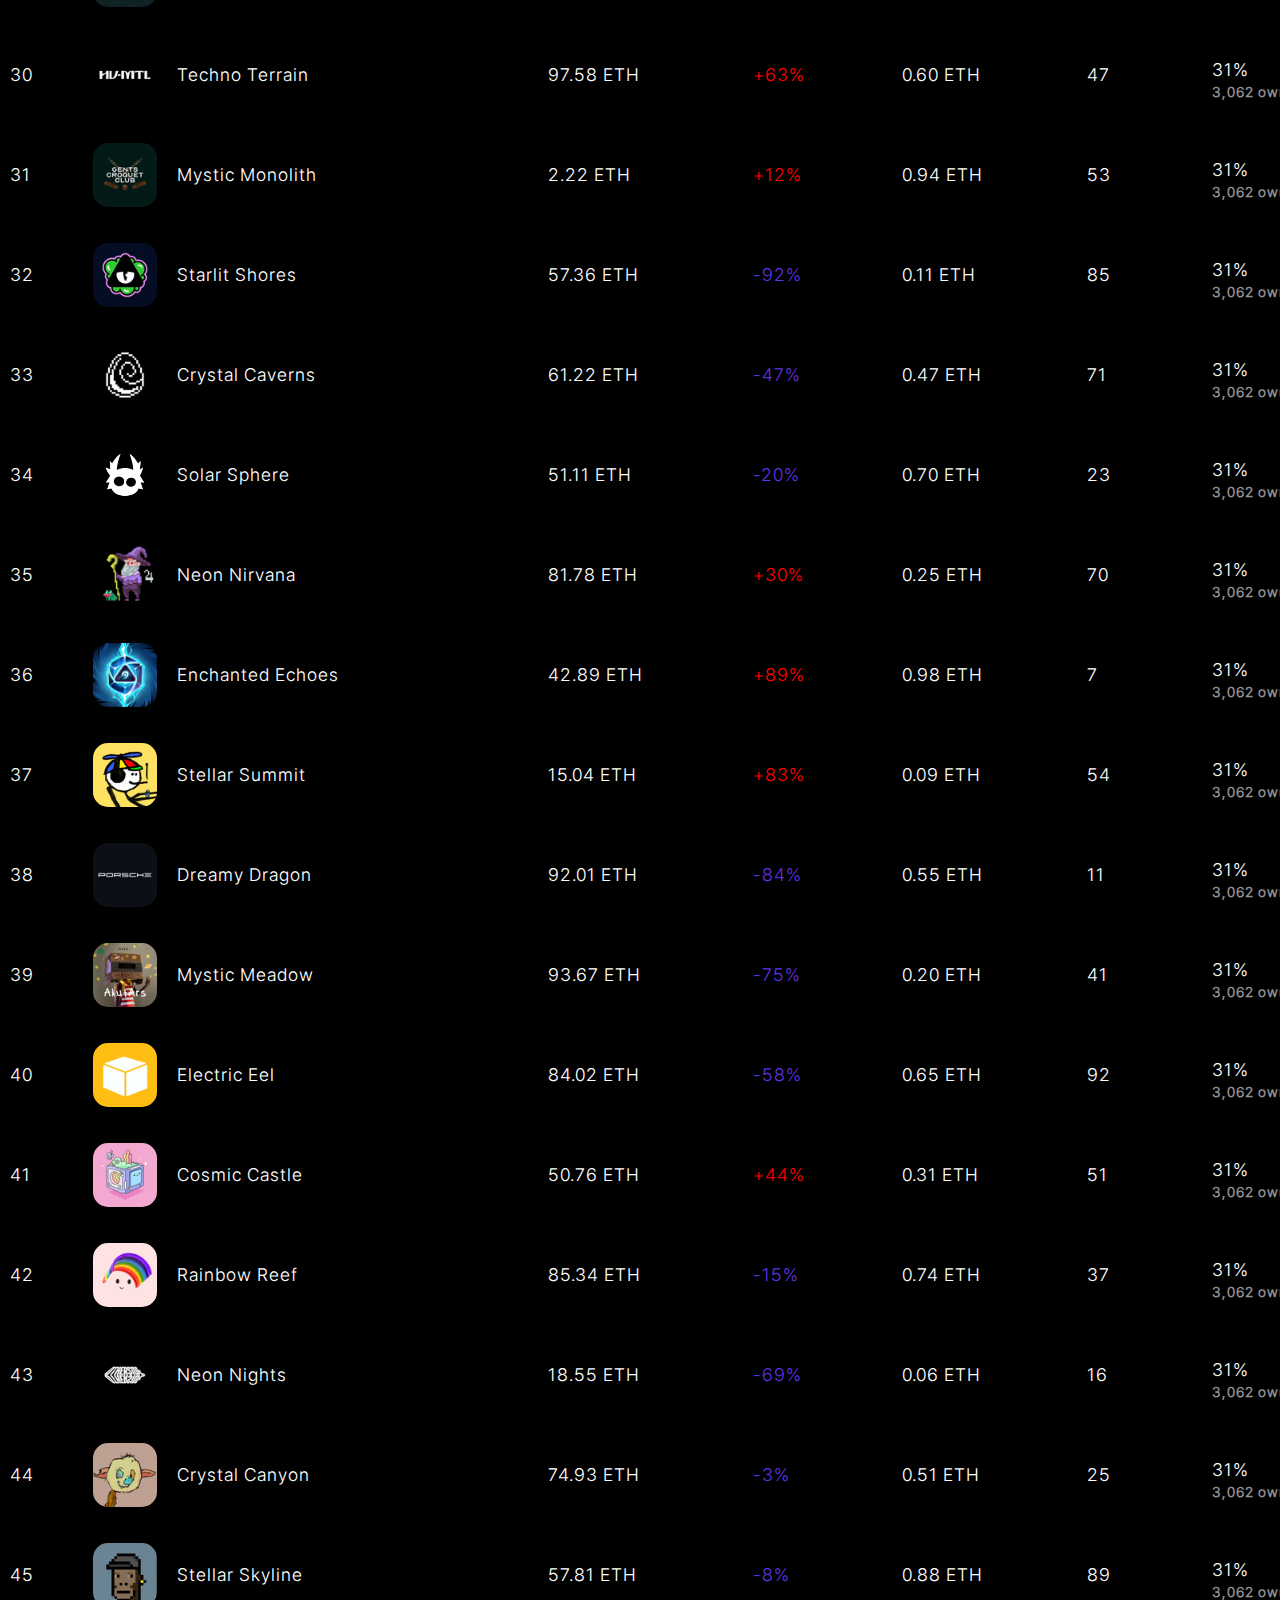
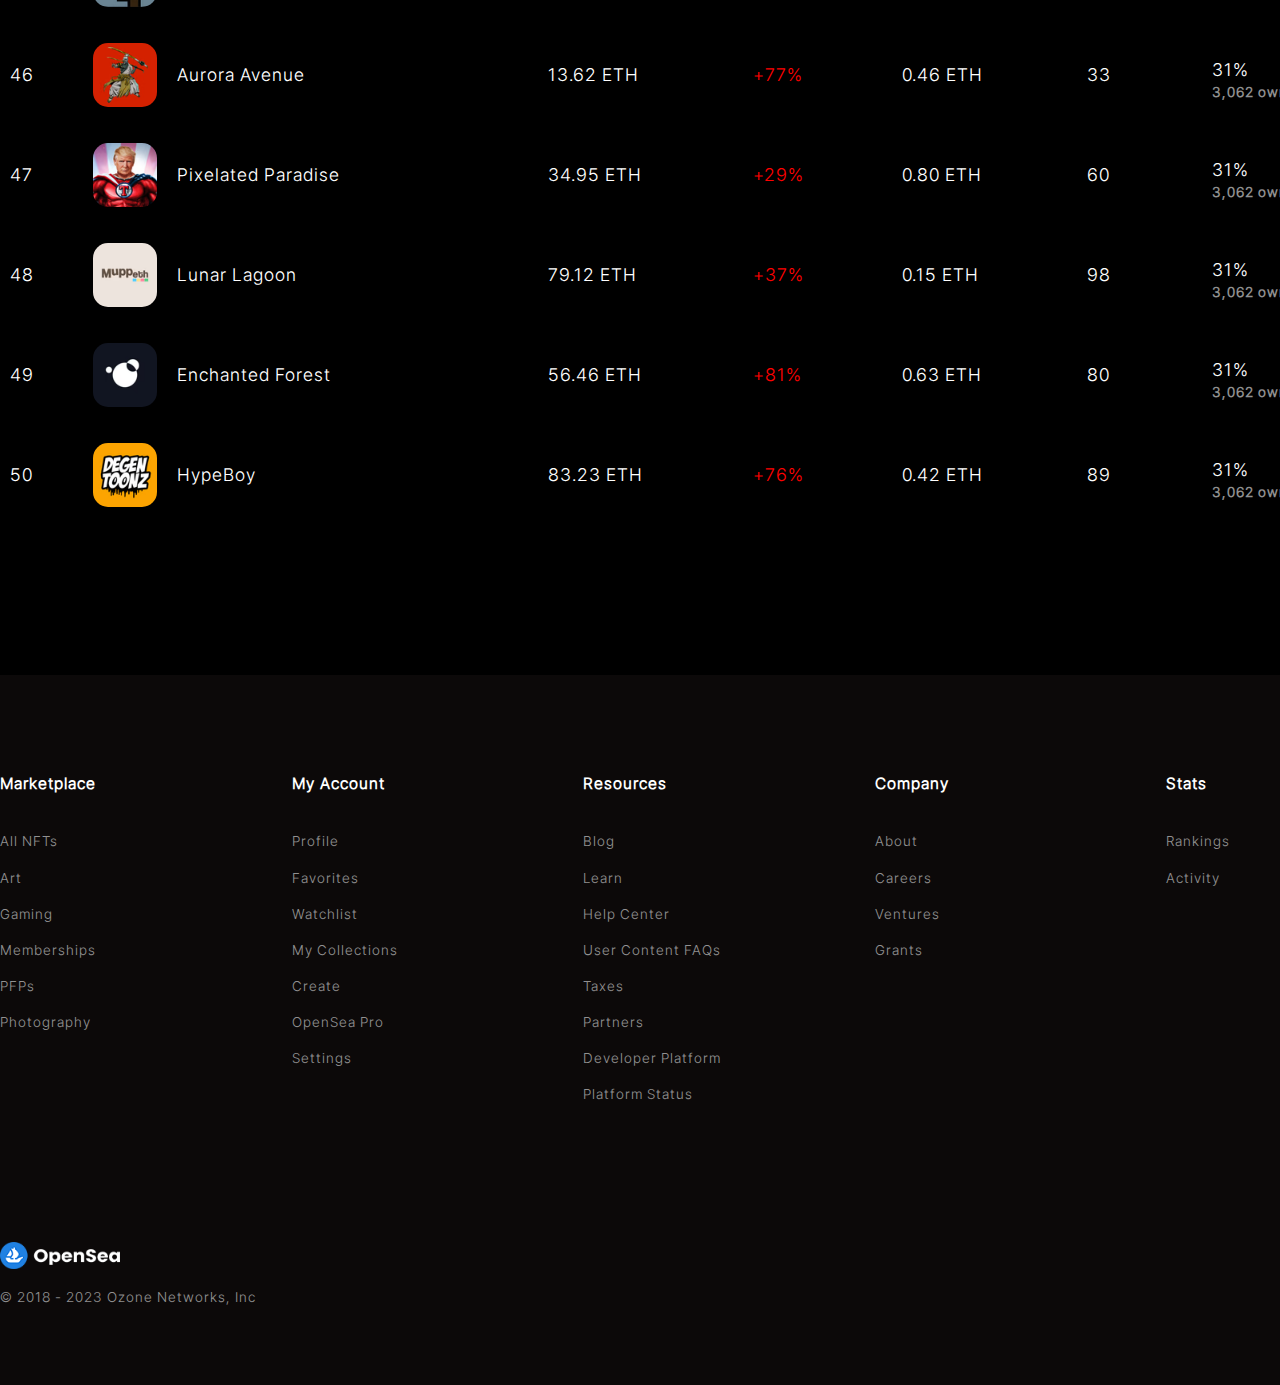
<file: ranking.html>
<!DOCTYPE html>
<html lang="en">
<head>
    <meta charset="UTF-8">
    <meta http-equiv="X-UA-Compatible" content="IE=edge">
    <meta name="viewport" content="width=device-width, initial-scale=1.0">
    <link rel="stylesheet" href="css/style.css">
    <link rel="stylesheet" href="css/normalize.css">
    <title>Mactintosh NFT Market Place</title>
</head>
<body>
    <header>
        <div class="header-container grid-width">
            <div class="header-left flex">
                <a href="index.html" class="logo cursor">
                    <img src="image/opensea-logo.png">
                </a>
                <div class="menu">
                    <ul>
                        <li><a href="collection.html">Collection</a></li>
                        <li><a href="article.html">Article</a></li>
                        <li><a href="ranking.html">Ranking</a></li>
                        <li><a href="minting.html">Minting</a></li>
                        <li><a href="help.html">Help</a></li>
                    </ul>
                </div>
            </div>
            <div class="header-right flex">
                <div class="search">
                    <form class="nosubmit">
                        <input type="search" class="nosubmit" placeholder="아이템 및 컬렉션 검색을 검색해보세요.">
                    </form>
                </div>
                <div class="header-icon cursor">
                    <div class="upload-icon">
                        <img src="image/upload-icon.svg">
                    </div>
                    <div class="mywallet-icon">
                        <img src="image/mywallet-icon.svg">
                    </div>
                    <div class="mypage-icon">
                        <img src="image/mypage-icon.svg">
                    </div>
                </div>
            </div>
        </div>
    </header>
    <section class="ranking grid-width ranking-margin">
        <div class="view-more-flex">
            <h1 class="section-title">Collection Ranking</h1>
        </div>
        <div class="wrapper">
            <table>
                <thead>
                    <tr>
                        <th></th>
                        <th>Collection</th>
                        <th>Volume</th>
                        <th>Change</th>
                        <th>Floor Price</th>
                        <th>Sales</th>
                        <th>Unique Owneres</th>
                        <th>Items Listed</th>
                        <th></th>
                    </tr>
                </thead>
                <tbody class="cursor">
                    <tr >
                        <td class="rank">1</td>
                        <td class="collection">
                            <img class="nft-profile" src="image/ranking/1.avif"><span style="margin-left: 20px;">Macintosh Collection</span>
                        </td>
                        <td class="volume">0.242 ETH</td>
                        <td class="change change-red">+8%</td>
                        <td class="floor-price">0.26 ETH</td>
                        <td class="sales">39</td>
                        <td class="unique-owneres">56%<br><span style="font-size: 14px; font-weight: bold; color: #909090;">2,706 owners</span></td>
                        <td class="items-listed">4%<br><span style="font-size: 14px; font-weight: bold; color: #909090;">213 of 4,797</span></td>
                        <td class="bookmark"><img src="image/star-21x21.svg" style="margin-right: 10px;"></td>
                    </tr>
                    <tr>
                        <td class="rank">2</td>
                        <td class="collection"><img class="nft-profile" src="image/ranking/2.avif" style="width: 64px;"><span style="margin-left: 20px;">Bored Ape Yacht Club</span></td>
                        <td class="volume">55 ETH</td>
                        <td class="change">-</td>
                        <td class="floor-price">0.81 ETH</td>
                        <td class="sales">62</td>
                        <td class="unique-owneres">58%<br><span style="font-size: 14px; font-weight: bold; color: #909090;">11,232 owners</span></td>
                        <td class="items-listed">3%<br><span style="font-size: 14px; font-weight: bold; color: #909090;">264 of 9,998</span></td>
                        <td class="bookmark"><img src="image/star-21x21.svg" style="margin-right: 10px;"></td>
                    </tr>
                    <tr>
                        <td class="rank">3</td>
                        <td class="collection"><img class="nft-profile" src="image/ranking/3.avif" style="width: 64px;"><span style="margin-left: 20px;">Wrapped Cryptopunks</span></td>
                        <td class="volume">53 ETH</td>
                        <td class="change">-</td>
                        <td class="floor-price">0.17 ETH</td>
                        <td class="sales">10</td>
                        <td class="unique-owneres">17%<br><span style="font-size: 14px; font-weight: bold; color: #909090;">136 owners</span></td>
                        <td class="items-listed">0.13%<br><span style="font-size: 14px; font-weight: bold; color: #909090;">1 of 783</span></td>
                        <td class="bookmark"><img src="image/star-21x21.svg" style="margin-right: 10px;"></td>
                    </tr>
                    <tr>
                        <td class="rank">4</td>
                        <td class="collection"><img class="nft-profile" src="image/ranking/4.avif" style="width: 64px;"><span style="margin-left: 20px;">Milady Maker</span></td>
                        <td class="volume">12.3 ETH</td>
                        <td class="change change-blue">-16%</td>
                        <td class="floor-price">0.67 ETH</td>
                        <td class="sales">72</td>
                        <td class="unique-owneres">33%<br><span style="font-size: 14px; font-weight: bold; color: #909090;">3,281 owners</span></td>
                        <td class="items-listed">3%<br><span style="font-size: 14px; font-weight: bold; color: #909090;">306 of 9,824</span></td>
                        <td class="bookmark"><img src="image/star-21x21.svg" style="margin-right: 10px;"></td>
                    </tr>
                    <tr>
                        <td class="rank">5</td>
                        <td class="collection"><img class="nft-profile" src="image/ranking/5.avif" style="width: 64px;"><span style="margin-left: 20px;">Galactic Gateway</span></td>
                        <td class="volume">11.1 ETH</td>
                        <td class="change change-red">+78%</td>
                        <td class="floor-price">0.03 ETH</td>
                        <td class="sales">24</td>
                        <td class="unique-owneres">31%<br><span style="font-size: 14px; font-weight: bold; color: #909090;">3,062 owners</span></td>
                        <td class="items-listed">10%<br><span style="font-size: 14px; font-weight: bold; color: #909090;">1,038 of 10,001</span></td>
                        <td class="bookmark"><img src="image/star-21x21.svg" style="margin-right: 10px;"></td>
                    </tr>
                    <tr>
                        <td class="rank">6</td>
                        <td class="collection"><img class="nft-profile" src="image/ranking/6.avif" style="width: 64px;"><span style="margin-left: 20px;">Starry Seascape</span></td>
                        <td class="volume">91.99 ETH</td>
                        <td class="change change-blue">-6%</td>
                        <td class="floor-price">0.57 ETH</td>
                        <td class="sales">68</td>
                        <td class="unique-owneres">31%<br><span style="font-size: 14px; font-weight: bold; color: #909090;">3,062 owners</span></td>
                        <td class="items-listed">10%<br><span style="font-size: 14px; font-weight: bold; color: #909090;">1,038 of 10,001</span></td>
                        <td class="bookmark"><img src="image/star-21x21.svg" style="margin-right: 10px;"></td>
                    </tr>
                    <tr>
                        <td class="rank">7</td>
                        <td class="collection"><img class="nft-profile" src="image/ranking/7.avif" style="width: 64px;"><span style="margin-left: 20px;">Digital Dreamscape</span></td>
                        <td class="volume">64.32 ETH</td>
                        <td class="change change-red">-72%</td>
                        <td class="floor-price">0.96 ETH</td>
                        <td class="sales">55</td>
                        <td class="unique-owneres">31%<br><span style="font-size: 14px; font-weight: bold; color: #909090;">3,062 owners</span></td>
                        <td class="items-listed">10%<br><span style="font-size: 14px; font-weight: bold; color: #909090;">1,038 of 10,001</span></td>
                        <td class="bookmark"><img src="image/star-21x21.svg" style="margin-right: 10px;"></td>
                    </tr>
                    <tr>
                        <td class="rank">8</td>
                        <td class="collection"><img class="nft-profile" src="image/ranking/8.avif" style="width: 64px;"><span style="margin-left: 20px;">Celestial City</span></td>
                        <td class="volume">24.62 ETH</td>
                        <td class="change change-blue">-25%</td>
                        <td class="floor-price">0.44 ETH</td>
                        <td class="sales">87</td>
                        <td class="unique-owneres">31%<br><span style="font-size: 14px; font-weight: bold; color: #909090;">3,062 owners</span></td>
                        <td class="items-listed">10%<br><span style="font-size: 14px; font-weight: bold; color: #909090;">1,038 of 10,001</span></td>
                        <td class="bookmark"><img src="image/star-21x21.svg" style="margin-right: 10px;"></td>
                    </tr>
                    <tr>
                        <td class="rank">9</td>
                        <td class="collection"><img class="nft-profile" src="image/ranking/9.avif" style="width: 64px;"><span style="margin-left: 20px;">Electric Eden</span></td>
                        <td class="volume">9.47 ETH</td>
                        <td class="change change-red">+57%</td>
                        <td class="floor-price">0.76 ETH</td>
                        <td class="sales">44</td>
                        <td class="unique-owneres">31%<br><span style="font-size: 14px; font-weight: bold; color: #909090;">3,062 owners</span></td>
                        <td class="items-listed">10%<br><span style="font-size: 14px; font-weight: bold; color: #909090;">1,038 of 10,001</span></td>
                        <td class="bookmark"><img src="image/star-21x21.svg" style="margin-right: 10px;"></td>
                    </tr>
                    <tr>
                        <td class="rank">10</td>
                        <td class="collection"><img class="nft-profile" src="image/ranking/10.avif" style="width: 64px;"><span style="margin-left: 20px;">Technicolor Terrace</span></td>
                        <td class="volume">37.61 ETH</td>
                        <td class="change change-blue">-12%</td>
                        <td class="floor-price">0.21 ETH</td>
                        <td class="sales">76</td>
                        <td class="unique-owneres">31%<br><span style="font-size: 14px; font-weight: bold; color: #909090;">3,062 owners</span></td>
                        <td class="items-listed">10%<br><span style="font-size: 14px; font-weight: bold; color: #909090;">1,038 of 10,001</span></td>
                        <td class="bookmark"><img src="image/star-21x21.svg" style="margin-right: 10px;"></td>
                    </tr>
                    <tr>
                        <td class="rank">11</td>
                        <td class="collection"><img class="nft-profile" src="image/ranking/11.avif" style="width: 64px;"><span style="margin-left: 20px;">Solar Sanctuary</span></td>
                        <td class="volume">80.27 ETH</td>
                        <td class="change change-red">+79%</td>
                        <td class="floor-price">0.89 ETH</td>
                        <td class="sales">48</td>
                        <td class="unique-owneres">31%<br><span style="font-size: 14px; font-weight: bold; color: #909090;">3,062 owners</span></td>
                        <td class="items-listed">10%<br><span style="font-size: 14px; font-weight: bold; color: #909090;">1,038 of 10,001</span></td>
                        <td class="bookmark"><img src="image/star-21x21.svg" style="margin-right: 10px;"></td>
                    </tr>
                    <tr>
                        <td class="rank">12</td>
                        <td class="collection"><img class="nft-profile" src="image/ranking/12.avif" style="width: 64px;"><span style="margin-left: 20px;">Ocean Odyssey</span></td>
                        <td class="volume">16.52 ETH</td>
                        <td class="change change-red">+60%</td>
                        <td class="floor-price">0.10 ETH</td>
                        <td class="sales">14</td>
                        <td class="unique-owneres">31%<br><span style="font-size: 14px; font-weight: bold; color: #909090;">3,062 owners</span></td>
                        <td class="items-listed">10%<br><span style="font-size: 14px; font-weight: bold; color: #909090;">1,038 of 10,001</span></td>
                        <td class="bookmark"><img src="image/star-21x21.svg" style="margin-right: 10px;"></td>
                    </tr>
                    <tr>
                        <td class="rank">13</td>
                        <td class="collection"><img class="nft-profile" src="image/ranking/13.avif" style="width: 64px;"><span style="margin-left: 20px;">Sky Symphony</span></td>
                        <td class="volume">49.85 ETH</td>
                        <td class="change change-blue">-81%</td>
                        <td class="floor-price">0.36 ETH</td>
                        <td class="sales">2</td>
                        <td class="unique-owneres">31%<br><span style="font-size: 14px; font-weight: bold; color: #909090;">3,062 owners</span></td>
                        <td class="items-listed">10%<br><span style="font-size: 14px; font-weight: bold; color: #909090;">1,038 of 10,001</span></td>
                        <td class="bookmark"><img src="image/star-21x21.svg" style="margin-right: 10px;"></td>
                    </tr>
                    <tr>
                        <td class="rank">14</td>
                        <td class="collection"><img class="nft-profile" src="image/ranking/14.avif" style="width: 64px;"><span style="margin-left: 20px;">Enigma Enclave</span></td>
                        <td class="volume">55.89 ETH</td>
                        <td class="change change-blue">-68%</td>
                        <td class="floor-price">0.64 ETH</td>
                        <td class="sales">36</td>
                        <td class="unique-owneres">31%<br><span style="font-size: 14px; font-weight: bold; color: #909090;">3,062 owners</span></td>
                        <td class="items-listed">10%<br><span style="font-size: 14px; font-weight: bold; color: #909090;">1,038 of 10,001</span></td>
                        <td class="bookmark"><img src="image/star-21x21.svg" style="margin-right: 10px;"></td>
                    </tr>
                    <tr>
                        <td class="rank">15</td>
                        <td class="collection"><img class="nft-profile" src="image/ranking/15.avif" style="width: 64px;"><span style="margin-left: 20px;">Flickering Flames</span></td>
                        <td class="volume">34.73 ETH</td>
                        <td class="change change-red">+10%</td>
                        <td class="floor-price">0.49 ETH</td>
                        <td class="sales">83</td>
                        <td class="unique-owneres">31%<br><span style="font-size: 14px; font-weight: bold; color: #909090;">3,062 owners</span></td>
                        <td class="items-listed">10%<br><span style="font-size: 14px; font-weight: bold; color: #909090;">1,038 of 10,001</span></td>
                        <td class="bookmark"><img src="image/star-21x21.svg" style="margin-right: 10px;"></td>
                    </tr>
                    <tr>
                        <td class="rank">16</td>
                        <td class="collection"><img class="nft-profile" src="image/ranking/16.avif" style="width: 64px;"><span style="margin-left: 20px;">Neon Nexus</span></td>
                        <td class="volume">51.02 ETH</td>
                        <td class="change change-red">+61%</td>
                        <td class="floor-price">0.92 ETH</td>
                        <td class="sales">95</td>
                        <td class="unique-owneres">31%<br><span style="font-size: 14px; font-weight: bold; color: #909090;">3,062 owners</span></td>
                        <td class="items-listed">10%<br><span style="font-size: 14px; font-weight: bold; color: #909090;">1,038 of 10,001</span></td>
                        <td class="bookmark"><img src="image/star-21x21.svg" style="margin-right: 10px;"></td>
                    </tr>
                    <tr>
                        <td class="rank">17</td>
                        <td class="collection"><img class="nft-profile" src="image/ranking/17.avif" style="width: 64px;"><span style="margin-left: 20px;">Cosmic Caravan</span></td>
                        <td class="volume">90.87 ETH</td>
                        <td class="change change-red">+79%</td>
                        <td class="floor-price">0.29 ETH</td>
                        <td class="sales">78</td>
                        <td class="unique-owneres">31%<br><span style="font-size: 14px; font-weight: bold; color: #909090;">3,062 owners</span></td>
                        <td class="items-listed">10%<br><span style="font-size: 14px; font-weight: bold; color: #909090;">1,038 of 10,001</span></td>
                        <td class="bookmark"><img src="image/star-21x21.svg" style="margin-right: 10px;"></td>
                    </tr>
                    <tr>
                        <td class="rank">18</td>
                        <td class="collection"><img class="nft-profile" src="image/ranking/18.avif" style="width: 64px;"><span style="margin-left: 20px;">Pixel Pals</span></td>
                        <td class="volume">57.07 ETH</td>
                        <td class="change change-red">+73%</td>
                        <td class="floor-price">0.73 ETH</td>
                        <td class="sales">58</td>
                        <td class="unique-owneres">31%<br><span style="font-size: 14px; font-weight: bold; color: #909090;">3,062 owners</span></td>
                        <td class="items-listed">10%<br><span style="font-size: 14px; font-weight: bold; color: #909090;">1,038 of 10,001</span></td>
                        <td class="bookmark"><img src="image/star-21x21.svg" style="margin-right: 10px;"></td>
                    </tr>
                    <tr>
                        <td class="rank">19</td>
                        <td class="collection"><img class="nft-profile" src="image/ranking/19.avif" style="width: 64px;"><span style="margin-left: 20px;">Dreamland Delight</span></td>
                        <td class="volume">15.26 ETH</td>
                        <td class="change change-blue">-43%</td>
                        <td class="floor-price">0.08 ETH</td>
                        <td class="sales">1</td>
                        <td class="unique-owneres">31%<br><span style="font-size: 14px; font-weight: bold; color: #909090;">3,062 owners</span></td>
                        <td class="items-listed">10%<br><span style="font-size: 14px; font-weight: bold; color: #909090;">1,038 of 10,001</span></td>
                        <td class="bookmark"><img src="image/star-21x21.svg" style="margin-right: 10px;"></td>
                    </tr>
                    <tr>
                        <td class="rank">20</td>
                        <td class="collection"><img class="nft-profile" src="image/ranking/20.avif" style="width: 64px;"><span style="margin-left: 20px;">Aqua Adventure</span></td>
                        <td class="volume">97.25 ETH</td>
                        <td class="change change-blue">-69%</td>
                        <td class="floor-price">0.52 ETH</td>
                        <td class="sales">38</td>
                        <td class="unique-owneres">31%<br><span style="font-size: 14px; font-weight: bold; color: #909090;">3,062 owners</span></td>
                        <td class="items-listed">10%<br><span style="font-size: 14px; font-weight: bold; color: #909090;">1,038 of 10,001</span></td>
                        <td class="bookmark"><img src="image/star-21x21.svg" style="margin-right: 10px;"></td>
                    </tr>
                    <tr>
                        <td class="rank">21</td>
                        <td class="collection"><img class="nft-profile" src="image/ranking/21.avif" style="width: 64px;"><span style="margin-left: 20px;">Sparkling Springs</span></td>
                        <td class="volume">47.84 ETH</td>
                        <td class="change change-blue">-30%</td>
                        <td class="floor-price">0.18 ETH</td>
                        <td class="sales">99</td>
                        <td class="unique-owneres">31%<br><span style="font-size: 14px; font-weight: bold; color: #909090;">3,062 owners</span></td>
                        <td class="items-listed">10%<br><span style="font-size: 14px; font-weight: bold; color: #909090;">1,038 of 10,001</span></td>
                        <td class="bookmark"><img src="image/star-21x21.svg" style="margin-right: 10px;"></td>
                    </tr>
                    <tr>
                        <td class="rank">22</td>
                        <td class="collection"><img class="nft-profile" src="image/ranking/22.avif" style="width: 64px;"><span style="margin-left: 20px;">Midnight Mirage</span></td>
                        <td class="volume">55.46 ETH</td>
                        <td class="change change-red">+18%</td>
                        <td class="floor-price">0.62 ETH</td>
                        <td class="sales">90</td>
                        <td class="unique-owneres">31%<br><span style="font-size: 14px; font-weight: bold; color: #909090;">3,062 owners</span></td>
                        <td class="items-listed">10%<br><span style="font-size: 14px; font-weight: bold; color: #909090;">1,038 of 10,001</span></td>
                        <td class="bookmark"><img src="image/star-21x21.svg" style="margin-right: 10px;"></td>
                    </tr>
                    <tr>
                        <td class="rank">23</td>
                        <td class="collection"><img class="nft-profile" src="image/ranking/23.avif" style="width: 64px;"><span style="margin-left: 20px;">Interstellar Island</span></td>
                        <td class="volume">59.36 ETH</td>
                        <td class="change change-red">+73%</td>
                        <td class="floor-price">0.34 ETH</td>
                        <td class="sales">17</td>
                        <td class="unique-owneres">31%<br><span style="font-size: 14px; font-weight: bold; color: #909090;">3,062 owners</span></td>
                        <td class="items-listed">10%<br><span style="font-size: 14px; font-weight: bold; color: #909090;">1,038 of 10,001</span></td>
                        <td class="bookmark"><img src="image/star-21x21.svg" style="margin-right: 10px;"></td>
                    </tr>
                    <tr>
                        <td class="rank">24</td>
                        <td class="collection"><img class="nft-profile" src="image/ranking/24.avif" style="width: 64px;"><span style="margin-left: 20px;">Digital Dunes</span></td>
                        <td class="volume">98.62 ETH</td>
                        <td class="change change-red">+35%</td>
                        <td class="floor-price">0.78 ETH</td>
                        <td class="sales">40</td>
                        <td class="unique-owneres">31%<br><span style="font-size: 14px; font-weight: bold; color: #909090;">3,062 owners</span></td>
                        <td class="items-listed">10%<br><span style="font-size: 14px; font-weight: bold; color: #909090;">1,038 of 10,001</span></td>
                        <td class="bookmark"><img src="image/star-21x21.svg" style="margin-right: 10px;"></td>
                    </tr>
                    <tr>
                        <td class="rank">25</td>
                        <td class="collection"><img class="nft-profile" src="image/ranking/25.avif" style="width: 64px;"><span style="margin-left: 20px;">Celestial Coastline</span></td>
                        <td class="volume">28.47 ETH</td>
                        <td class="change change-blue">-70%</td>
                        <td class="floor-price">0.14 ETH</td>
                        <td class="sales">29</td>
                        <td class="unique-owneres">31%<br><span style="font-size: 14px; font-weight: bold; color: #909090;">3,062 owners</span></td>
                        <td class="items-listed">10%<br><span style="font-size: 14px; font-weight: bold; color: #909090;">1,038 of 10,001</span></td>
                        <td class="bookmark"><img src="image/star-21x21.svg" style="margin-right: 10px;"></td>
                    </tr>
                    <tr>
                        <td class="rank">26</td>
                        <td class="collection"><img class="nft-profile" src="image/ranking/26.avif" style="width: 64px;"><span style="margin-left: 20px;">Spectrum Square</span></td>
                        <td class="volume">88.18 ETH</td>
                        <td class="change change-blue">-11%</td>
                        <td class="floor-price">0.69 ETH</td>
                        <td class="sales">3</td>
                        <td class="unique-owneres">31%<br><span style="font-size: 14px; font-weight: bold; color: #909090;">3,062 owners</span></td>
                        <td class="items-listed">10%<br><span style="font-size: 14px; font-weight: bold; color: #909090;">1,038 of 10,001</span></td>
                        <td class="bookmark"><img src="image/star-21x21.svg" style="margin-right: 10px;"></td>
                    </tr>
                    <tr>
                        <td class="rank">27</td>
                        <td class="collection"><img class="nft-profile" src="image/ranking/27.avif" style="width: 64px;"><span style="margin-left: 20px;">Lunar Lighthouse</span></td>
                        <td class="volume">63.95 ETH</td>
                        <td class="change change-blue">-63%</td>
                        <td class="floor-price">0.37 ETH</td>
                        <td class="sales">32</td>
                        <td class="unique-owneres">31%<br><span style="font-size: 14px; font-weight: bold; color: #909090;">3,062 owners</span></td>
                        <td class="items-listed">10%<br><span style="font-size: 14px; font-weight: bold; color: #909090;">1,038 of 10,001</span></td>
                        <td class="bookmark"><img src="image/star-21x21.svg" style="margin-right: 10px;"></td>
                    </tr>
                    <tr>
                        <td class="rank">28</td>
                        <td class="collection"><img class="nft-profile" src="image/ranking/28.avif" style="width: 64px;"><span style="margin-left: 20px;">Electric Oasis</span></td>
                        <td class="volume">59.12 ETH</td>
                        <td class="change change-blue">-18%</td>
                        <td class="floor-price">0.85 ETH</td>
                        <td class="sales">67</td>
                        <td class="unique-owneres">31%<br><span style="font-size: 14px; font-weight: bold; color: #909090;">3,062 owners</span></td>
                        <td class="items-listed">10%<br><span style="font-size: 14px; font-weight: bold; color: #909090;">1,038 of 10,001</span></td>
                        <td class="bookmark"><img src="image/star-21x21.svg" style="margin-right: 10px;"></td>
                    </tr>
                    <tr>
                        <td class="rank">29</td>
                        <td class="collection"><img class="nft-profile" src="image/ranking/29.avif" style="width: 64px;"><span style="margin-left: 20px;">Rainbow Rhapsody</span></td>
                        <td class="volume">61.08 ETH</td>
                        <td class="change change-blue">-91%</td>
                        <td class="floor-price">0.40 ETH</td>
                        <td class="sales">30</td>
                        <td class="unique-owneres">31%<br><span style="font-size: 14px; font-weight: bold; color: #909090;">3,062 owners</span></td>
                        <td class="items-listed">10%<br><span style="font-size: 14px; font-weight: bold; color: #909090;">1,038 of 10,001</span></td>
                        <td class="bookmark"><img src="image/star-21x21.svg" style="margin-right: 10px;"></td>
                    </tr>
                    <tr>
                        <td class="rank">30</td>
                        <td class="collection"><img class="nft-profile" src="image/ranking/30.avif" style="width: 64px;"><span style="margin-left: 20px;">Techno Terrain</span></td>
                        <td class="volume">97.58 ETH</td>
                        <td class="change change-red">+63%</td>
                        <td class="floor-price">0.60 ETH</td>
                        <td class="sales">47</td>
                        <td class="unique-owneres">31%<br><span style="font-size: 14px; font-weight: bold; color: #909090;">3,062 owners</span></td>
                        <td class="items-listed">10%<br><span style="font-size: 14px; font-weight: bold; color: #909090;">1,038 of 10,001</span></td>
                        <td class="bookmark"><img src="image/star-21x21.svg" style="margin-right: 10px;"></td>
                    </tr>
                    <tr>
                        <td class="rank">31</td>
                        <td class="collection"><img class="nft-profile" src="image/ranking/31.avif" style="width: 64px;"><span style="margin-left: 20px;">Mystic Monolith</span></td>
                        <td class="volume">2.22 ETH</td>
                        <td class="change change-red">+12%</td>
                        <td class="floor-price">0.94 ETH</td>
                        <td class="sales">53</td>
                        <td class="unique-owneres">31%<br><span style="font-size: 14px; font-weight: bold; color: #909090;">3,062 owners</span></td>
                        <td class="items-listed">10%<br><span style="font-size: 14px; font-weight: bold; color: #909090;">1,038 of 10,001</span></td>
                        <td class="bookmark"><img src="image/star-21x21.svg" style="margin-right: 10px;"></td>
                    </tr>
                    <tr>
                        <td class="rank">32</td>
                        <td class="collection"><img class="nft-profile" src="image/ranking/32.avif" style="width: 64px;"><span style="margin-left: 20px;">Starlit Shores</span></td>
                        <td class="volume">57.36 ETH</td>
                        <td class="change change-blue">-92%</td>
                        <td class="floor-price">0.11 ETH</td>
                        <td class="sales">85</td>
                        <td class="unique-owneres">31%<br><span style="font-size: 14px; font-weight: bold; color: #909090;">3,062 owners</span></td>
                        <td class="items-listed">10%<br><span style="font-size: 14px; font-weight: bold; color: #909090;">1,038 of 10,001</span></td>
                        <td class="bookmark"><img src="image/star-21x21.svg" style="margin-right: 10px;"></td>
                    </tr>
                    <tr>
                        <td class="rank">33</td>
                        <td class="collection"><img class="nft-profile" src="image/ranking/33.avif" style="width: 64px;"><span style="margin-left: 20px;">Crystal Caverns</span></td>
                        <td class="volume">61.22 ETH</td>
                        <td class="change change-blue">-47%</td>
                        <td class="floor-price">0.47 ETH</td>
                        <td class="sales">71</td>
                        <td class="unique-owneres">31%<br><span style="font-size: 14px; font-weight: bold; color: #909090;">3,062 owners</span></td>
                        <td class="items-listed">10%<br><span style="font-size: 14px; font-weight: bold; color: #909090;">1,038 of 10,001</span></td>
                        <td class="bookmark"><img src="image/star-21x21.svg" style="margin-right: 10px;"></td>
                    </tr>
                    <tr>
                        <td class="rank">34</td>
                        <td class="collection"><img class="nft-profile" src="image/ranking/34.avif" style="width: 64px;"><span style="margin-left: 20px;">Solar Sphere</span></td>
                        <td class="volume">51.11 ETH</td>
                        <td class="change change-blue">-20%</td>
                        <td class="floor-price">0.70 ETH</td>
                        <td class="sales">23</td>
                        <td class="unique-owneres">31%<br><span style="font-size: 14px; font-weight: bold; color: #909090;">3,062 owners</span></td>
                        <td class="items-listed">10%<br><span style="font-size: 14px; font-weight: bold; color: #909090;">1,038 of 10,001</span></td>
                        <td class="bookmark"><img src="image/star-21x21.svg" style="margin-right: 10px;"></td>
                    </tr>
                    <tr>
                        <td class="rank">35</td>
                        <td class="collection"><img class="nft-profile" src="image/ranking/35.avif" style="width: 64px;"><span style="margin-left: 20px;">Neon Nirvana</span></td>
                        <td class="volume">81.78 ETH</td>
                        <td class="change change-red">+30%</td>
                        <td class="floor-price">0.25 ETH</td>
                        <td class="sales">70</td>
                        <td class="unique-owneres">31%<br><span style="font-size: 14px; font-weight: bold; color: #909090;">3,062 owners</span></td>
                        <td class="items-listed">10%<br><span style="font-size: 14px; font-weight: bold; color: #909090;">1,038 of 10,001</span></td>
                        <td class="bookmark"><img src="image/star-21x21.svg" style="margin-right: 10px;"></td>
                    </tr>
                    <tr>
                        <td class="rank">36</td>
                        <td class="collection"><img class="nft-profile" src="image/ranking/36.avif" style="width: 64px;"><span style="margin-left: 20px;">Enchanted Echoes</span></td>
                        <td class="volume">42.89 ETH</td>
                        <td class="change change-red">+89%</td>
                        <td class="floor-price">0.98 ETH</td>
                        <td class="sales">7</td>
                        <td class="unique-owneres">31%<br><span style="font-size: 14px; font-weight: bold; color: #909090;">3,062 owners</span></td>
                        <td class="items-listed">10%<br><span style="font-size: 14px; font-weight: bold; color: #909090;">1,038 of 10,001</span></td>
                        <td class="bookmark"><img src="image/star-21x21.svg" style="margin-right: 10px;"></td>
                    </tr>
                    <tr>
                        <td class="rank">37</td>
                        <td class="collection"><img class="nft-profile" src="image/ranking/37.avif" style="width: 64px;"><span style="margin-left: 20px;">Stellar Summit</span></td>
                        <td class="volume">15.04 ETH</td>
                        <td class="change change-red">+83%</td>
                        <td class="floor-price">0.09 ETH</td>
                        <td class="sales">54</td>
                        <td class="unique-owneres">31%<br><span style="font-size: 14px; font-weight: bold; color: #909090;">3,062 owners</span></td>
                        <td class="items-listed">10%<br><span style="font-size: 14px; font-weight: bold; color: #909090;">1,038 of 10,001</span></td>
                        <td class="bookmark"><img src="image/star-21x21.svg" style="margin-right: 10px;"></td>
                    </tr>
                    <tr>
                        <td class="rank">38</td>
                        <td class="collection"><img class="nft-profile" src="image/ranking/38.avif" style="width: 64px;"><span style="margin-left: 20px;">Dreamy Dragon</span></td>
                        <td class="volume">92.01 ETH</td>
                        <td class="change change-blue">-84%</td>
                        <td class="floor-price">0.55 ETH</td>
                        <td class="sales">11</td>
                        <td class="unique-owneres">31%<br><span style="font-size: 14px; font-weight: bold; color: #909090;">3,062 owners</span></td>
                        <td class="items-listed">10%<br><span style="font-size: 14px; font-weight: bold; color: #909090;">1,038 of 10,001</span></td>
                        <td class="bookmark"><img src="image/star-21x21.svg" style="margin-right: 10px;"></td>
                    </tr>
                    <tr>
                        <td class="rank">39</td>
                        <td class="collection"><img class="nft-profile" src="image/ranking/39.avif" style="width: 64px;"><span style="margin-left: 20px;">Mystic Meadow</span></td>
                        <td class="volume">93.67 ETH</td>
                        <td class="change change-blue">-75%</td>
                        <td class="floor-price">0.20 ETH</td>
                        <td class="sales">41</td>
                        <td class="unique-owneres">31%<br><span style="font-size: 14px; font-weight: bold; color: #909090;">3,062 owners</span></td>
                        <td class="items-listed">10%<br><span style="font-size: 14px; font-weight: bold; color: #909090;">1,038 of 10,001</span></td>
                        <td class="bookmark"><img src="image/star-21x21.svg" style="margin-right: 10px;"></td>
                    </tr>
                    <tr>
                        <td class="rank">40</td>
                        <td class="collection"><img class="nft-profile" src="image/ranking/40.avif" style="width: 64px;"><span style="margin-left: 20px;">Electric Eel</span></td>
                        <td class="volume">84.02 ETH</td>
                        <td class="change change-blue">-58%</td>
                        <td class="floor-price">0.65 ETH</td>
                        <td class="sales">92</td>
                        <td class="unique-owneres">31%<br><span style="font-size: 14px; font-weight: bold; color: #909090;">3,062 owners</span></td>
                        <td class="items-listed">10%<br><span style="font-size: 14px; font-weight: bold; color: #909090;">1,038 of 10,001</span></td>
                        <td class="bookmark"><img src="image/star-21x21.svg" style="margin-right: 10px;"></td>
                    </tr>
                    <tr>
                        <td class="rank">41</td>
                        <td class="collection"><img class="nft-profile" src="image/ranking/41.avif" style="width: 64px;"><span style="margin-left: 20px;">Cosmic Castle</span></td>
                        <td class="volume">50.76 ETH</td>
                        <td class="change change-red">+44%</td>
                        <td class="floor-price">0.31 ETH</td>
                        <td class="sales">51</td>
                        <td class="unique-owneres">31%<br><span style="font-size: 14px; font-weight: bold; color: #909090;">3,062 owners</span></td>
                        <td class="items-listed">10%<br><span style="font-size: 14px; font-weight: bold; color: #909090;">1,038 of 10,001</span></td>
                        <td class="bookmark"><img src="image/star-21x21.svg" style="margin-right: 10px;"></td>
                    </tr>
                    <tr>
                        <td class="rank">42</td>
                        <td class="collection"><img class="nft-profile" src="image/ranking/42.avif" style="width: 64px;"><span style="margin-left: 20px;">Rainbow Reef</span></td>
                        <td class="volume">85.34 ETH</td>
                        <td class="change change-blue">-15%</td>
                        <td class="floor-price">0.74 ETH</td>
                        <td class="sales">37</td>
                        <td class="unique-owneres">31%<br><span style="font-size: 14px; font-weight: bold; color: #909090;">3,062 owners</span></td>
                        <td class="items-listed">10%<br><span style="font-size: 14px; font-weight: bold; color: #909090;">1,038 of 10,001</span></td>
                        <td class="bookmark"><img src="image/star-21x21.svg" style="margin-right: 10px;"></td>
                    </tr>
                    <tr>
                        <td class="rank">43</td>
                        <td class="collection"><img class="nft-profile" src="image/ranking/43.avif" style="width: 64px;"><span style="margin-left: 20px;">Neon Nights</span></td>
                        <td class="volume">18.55 ETH</td>
                        <td class="change change-blue">-69%</td>
                        <td class="floor-price">0.06 ETH</td>
                        <td class="sales">16</td>
                        <td class="unique-owneres">31%<br><span style="font-size: 14px; font-weight: bold; color: #909090;">3,062 owners</span></td>
                        <td class="items-listed">10%<br><span style="font-size: 14px; font-weight: bold; color: #909090;">1,038 of 10,001</span></td>
                        <td class="bookmark"><img src="image/star-21x21.svg" style="margin-right: 10px;"></td>
                    </tr>
                    <tr>
                        <td class="rank">44</td>
                        <td class="collection"><img class="nft-profile" src="image/ranking/44.avif" style="width: 64px;"><span style="margin-left: 20px;">Crystal Canyon</span></td>
                        <td class="volume">74.93 ETH</td>
                        <td class="change change-blue">-3%</td>
                        <td class="floor-price">0.51 ETH</td>
                        <td class="sales">25</td>
                        <td class="unique-owneres">31%<br><span style="font-size: 14px; font-weight: bold; color: #909090;">3,062 owners</span></td>
                        <td class="items-listed">10%<br><span style="font-size: 14px; font-weight: bold; color: #909090;">1,038 of 10,001</span></td>
                        <td class="bookmark"><img src="image/star-21x21.svg" style="margin-right: 10px;"></td>
                    </tr>
                    <tr>
                        <td class="rank">45</td>
                        <td class="collection"><img class="nft-profile" src="image/ranking/45.avif" style="width: 64px;"><span style="margin-left: 20px;">Stellar Skyline</span></td>
                        <td class="volume">57.81 ETH</td>
                        <td class="change change-blue">-8%</td>
                        <td class="floor-price">0.88 ETH</td>
                        <td class="sales">89</td>
                        <td class="unique-owneres">31%<br><span style="font-size: 14px; font-weight: bold; color: #909090;">3,062 owners</span></td>
                        <td class="items-listed">10%<br><span style="font-size: 14px; font-weight: bold; color: #909090;">1,038 of 10,001</span></td>
                        <td class="bookmark"><img src="image/star-21x21.svg" style="margin-right: 10px;"></td>
                    </tr>
                    <tr>
                        <td class="rank">46</td>
                        <td class="collection"><img class="nft-profile" src="image/ranking/46.avif" style="width: 64px;"><span style="margin-left: 20px;">Aurora Avenue</span></td>
                        <td class="volume">13.62 ETH</td>
                        <td class="change change-red">+77%</td>
                        <td class="floor-price">0.46 ETH</td>
                        <td class="sales">33</td>
                        <td class="unique-owneres">31%<br><span style="font-size: 14px; font-weight: bold; color: #909090;">3,062 owners</span></td>
                        <td class="items-listed">10%<br><span style="font-size: 14px; font-weight: bold; color: #909090;">1,038 of 10,001</span></td>
                        <td class="bookmark"><img src="image/star-21x21.svg" style="margin-right: 10px;"></td>
                    </tr>
                    <tr>
                        <td class="rank">47</td>
                        <td class="collection"><img class="nft-profile" src="image/ranking/47.avif" style="width: 64px;"><span style="margin-left: 20px;">Pixelated Paradise</span></td>
                        <td class="volume">34.95 ETH</td>
                        <td class="change change-red">+29%</td>
                        <td class="floor-price">0.80 ETH</td>
                        <td class="sales">60</td>
                        <td class="unique-owneres">31%<br><span style="font-size: 14px; font-weight: bold; color: #909090;">3,062 owners</span></td>
                        <td class="items-listed">10%<br><span style="font-size: 14px; font-weight: bold; color: #909090;">1,038 of 10,001</span></td>
                        <td class="bookmark"><img src="image/star-21x21.svg" style="margin-right: 10px;"></td>
                    </tr>
                    <tr>
                        <td class="rank">48</td>
                        <td class="collection"><img class="nft-profile" src="image/ranking/48.avif" style="width: 64px;"><span style="margin-left: 20px;">Lunar Lagoon</span></td>
                        <td class="volume">79.12 ETH</td>
                        <td class="change change-red">+37%</td>
                        <td class="floor-price">0.15 ETH</td>
                        <td class="sales">98</td>
                        <td class="unique-owneres">31%<br><span style="font-size: 14px; font-weight: bold; color: #909090;">3,062 owners</span></td>
                        <td class="items-listed">10%<br><span style="font-size: 14px; font-weight: bold; color: #909090;">1,038 of 10,001</span></td>
                        <td class="bookmark"><img src="image/star-21x21.svg" style="margin-right: 10px;"></td>
                    </tr>
                    <tr>
                        <td class="rank">49</td>
                        <td class="collection"><img class="nft-profile" src="image/ranking/49.avif" style="width: 64px;"><span style="margin-left: 20px;">Enchanted Forest</span></td>
                        <td class="volume">56.46 ETH</td>
                        <td class="change change-red">+81%</td>
                        <td class="floor-price">0.63 ETH</td>
                        <td class="sales">80</td>
                        <td class="unique-owneres">31%<br><span style="font-size: 14px; font-weight: bold; color: #909090;">3,062 owners</span></td>
                        <td class="items-listed">10%<br><span style="font-size: 14px; font-weight: bold; color: #909090;">1,038 of 10,001</span></td>
                        <td class="bookmark"><img src="image/star-21x21.svg" style="margin-right: 10px;"></td>
                    </tr>
                    <tr>
                        <td class="rank">50</td>
                        <td class="collection"><img class="nft-profile" src="image/ranking/50.avif" style="width: 64px;"><span style="margin-left: 20px;">HypeBoy</span></td>
                        <td class="volume">83.23 ETH</td>
                        <td class="change change-red">+76%</td>
                        <td class="floor-price">0.42 ETH</td>
                        <td class="sales">89</td>
                        <td class="unique-owneres">31%<br><span style="font-size: 14px; font-weight: bold; color: #909090;">3,062 owners</span></td>
                        <td class="items-listed">10%<br><span style="font-size: 14px; font-weight: bold; color: #909090;">1,038 of 10,001</span></td>
                        <td class="bookmark"><img src="image/star-21x21.svg" style="margin-right: 10px;"></td>
                    </tr>
                    
                </tbody>
            </table>
        </div>
    </section>
    <footer>
        <div class="footer-container grid-width">
            <div class="footer-menu">
                <h3>Marketplace</h3>
                <ul>
                    <li>All NFTs</li>
                    <li>Art</li>
                    <li>Gaming</li>
                    <li>Memberships</li>
                    <li>PFPs</li>
                    <li>Photography</li>
                </ul>
            </div>
            <div class="footer-menu">
                <h3>My Account</h3>
                <ul>
                    <li>Profile</li>
                    <li>Favorites</li>
                    <li>Watchlist</li>
                    <li>My Collections</li>
                    <li>Create</li>
                    <li>OpenSea Pro</li>
                    <li>Settings</li>
                </ul>
            </div> 
            <div class="footer-menu">
                <h3>Resources</h3>
                <ul>
                    <li>Blog</li>
                    <li>Learn</li>
                    <li>Help Center</li>
                    <li>User Content FAQs</li>
                    <li>Taxes</li>
                    <li>Partners</li>
                    <li>Developer Platform</li>
                    <li>Platform Status</li>
                </ul>
            </div> 
            <div class="footer-menu">
                <h3>Company</h3>
                <ul>
                    <li>About</li>
                    <li>Careers</li> 
                    <li>Ventures</li>
                    <li>Grants</li>
                </ul>
            </div> 
            <div class="footer-menu">
                <h3>Stats</h3>
                <ul>
                    <li>Rankings</li>
                    <li>Activity</li>
                </ul>
            </div> 
            <div class="footer-menu">
                <h3>Learn</h3>
                <ul>
                    <li>What is an NFT?</li>
                    <li>How to buy an NFT</li>
                    <li>What are NFT drops?</li>
                    <li>How to sell an NFT using OpenSea</li>
                </ul>
            </div>
        </div>
        <div class="footer-logo grid-width">
            <img src="image/opensea-logo.png" style="width: 120px;">
            <p style="color: #909090; font-size: 14px; font-weight: normal; margin-top: 15px;">© 2018 - 2023 Ozone Networks, Inc</p>
        </div>
    </footer>
</body>
</html>
</file>
<file: css/style.css>
@font-face {
    font-family: 'Pretendard';
    src: url(../font/Pretendard-Bold.otf);
    src: url(../font/Pretendard-Light.otf);
}

* {
    padding: 0;
    margin: 0;
}

body {
    background-color: black;
    font-family: 'Pretendard';
    letter-spacing: 1px;
}

/*공통 속성 */
.grid-width {
    width: 1720px;
    margin-left: auto;
    margin-right: auto;
}

.cursor {
    cursor: pointer;
}

.flex {
    display: flex;
    align-items: center;
}

.button {
    width: 220px;
    height: 50px;
    border-radius: 15px;
    border: none;
    font-size: 15px;
    font-weight: bold;
    color: white;
    margin-right: 20px
}

.button a{
    text-decoration: none;
    color: white;
}

.button-blue {
    background-color: #5D33E2;
    color: white;
}

.button-gray {
    background-color: #909090;
    color: white;
}

.button-gray:hover {
    background-color: #5D33E2;
    transition: 0.3s;
}

.change-blue {
    color: #5D33E2;
}

.change-red {
    color: red;
}

.section-title {
    color: white;
    font-size: 26px;
}

.view-more-flex {
    display: flex;
    justify-content: space-between;
}

.view-more {
    font-size: 14px;
    font-weight: bold;
    text-decoration: none;
    color: #909090;
    letter-spacing: -4%;
    padding-top: 25px;
}

.view-more:hover {
    opacity: 0.8;
}

.nft-profile {
    width: 64px;
    height: 64px;
}
/*공통 속성 */

/* header*/
header {
    width: 100%;
    height: 100px;
    position: sticky;
    background-color: black;
    margin-left: auto;
    margin-right: auto;
    top: 0;
    z-index: 1;
}

.header-container {
    height: 90px;
    display: flex;
    align-items: center;
    justify-content: space-between;
}

.menu ul{
    display: flex;
    list-style: none;
    padding-left: 70px;
}

.menu ul li {
    margin-right: 47px;
}

.menu ul a {
    color: #909090;
    text-decoration: none;
    font-size: 14px;
    font-weight: normal;
}

.menu ul a:hover {
    color: white;
    transition: 0.3s;
    font-weight: bold;
}

form {
  display: flex;
  margin: 0;
  margin-right: 8px;
  width: 845px;
  height: 50px;
  background-color: rgba(90, 90, 90, 0.5);
  border-radius: 15px;
}

input[type=search] {
  border: none;
  margin: 0;
  font-size: 16px;
  border-radius: 15px;
  color: white;
}

input[type=search]::placeholder {
  color: #909090;
}

input[type=search]:focus {
  box-shadow: 0 0 3px 0 #5D33E2;
  border-color: #5D33E2;
  outline: none;
  color: white;
}

/* input 기본 delete버튼 없애주는 코드 */
input::-ms-clear,
input::-ms-reveal{
	display:none;width:0;height:0;
}
input::-webkit-search-decoration,
input::-webkit-search-cancel-button,
input::-webkit-search-results-button,
input::-webkit-search-results-decoration{
	display:none;
}

form.nosubmit {
  border: none;
  padding: 0;
}

input.nosubmit {
  width: 100%;
  padding: 9px 4px 9px 40px;
  background: transparent url("../image/search-icon.svg") no-repeat 13px center;
}

.header-icon {
    display: flex;
}

.header-icon img {
    margin-left: 20px;
}

/* header*/

/* main-content Section*/
.main-content {
    height: 810px;
    background:
        linear-gradient(
            to top,
            rgba(0, 0, 0, 1), 
            rgba(0, 0, 0, 0.2)
        ),
        url(../image/main/main-background.png);
        background-repeat: no-repeat;
        background-size: cover;
        width: 100%;
}

.main-text {
    padding-top: 200px;
}

.title {
    color: white;
}

.title h1 {
    font-size: 64px;
    margin: 0;
    margin-bottom: 25px;
}

.main-title p {
    font-size: 18px;
    font-weight: normal;
    color: white;
    line-height: 160%;
    letter-spacing: 0px;
}

.main-price {
    margin-top: 60px;
}

.main-price p{
    font-size: 16px;
    font-weight: bold;
    color: white;
}

.eth {
    margin-left: 21px;
}

.eth p {
    margin-left: 4px;
}

.main-button {
    margin-top: 100px;
}

/* main-content Section/

/* ranking Section*/
.ranking {
    margin-top: 10px;
}

.wrapper {
	width: 100%;
	overflow: hidden;
    min-width: 1720px;
    margin-top: 30px;
}

table {
    border-collapse: collapse;
    width: 100%;
    color: white;
}

tbody tr {
    height: 90px;
    border-radius: 15px;
}

th {
    font-weight: bold;
    color: #fff;
    white-space: nowrap;
}

td img {
    border-radius: 15px;
}

td, th {
    padding: 1em 1.5em;
    text-align: left;
}

thead th {
    font-size: 16px;
    color: #909090;
}

tbody td {
    font-size: 18px;
}

tbody td a{
    font-size: 14px;
    text-decoration: none;
    color: white;
}

tbody tr:hover {
    background-color: rgba(50,98,149,.3);
}

tbody td:nth-child(1) {
    padding: 0;
    padding-left: 10px;
}

tbody td:nth-child(2) {
    display: flex;
    align-items: center;
}

tbody td:nth-child(9) {
    padding: 0;
    text-align: right;
}

tbody td:nth-child(7) {
    padding-top: 30px;
}

tbody td:nth-child(8) {
    padding-top: 30px;
}
/* ranking Section*/

/* article Section*/
.article {
    margin-top: 150px;
}

.article-container {
    width: 100%;
    margin-top: 30px;
    justify-content: space-between;
}

.article-box {
    width: 408px;
    height: 550px;
    background: linear-gradient(152.97deg, rgba(255, 255, 255, 0.2) 0%, rgba(255, 255, 255, 0) 100%);
    backdrop-filter: blur(22.5px);
    border-radius: 16px;
    overflow: hidden;
    position: relative;
    transition: transform 0.3s ease-in-out;
    z-index: 0;
    
}

.article-box:hover {
    transform: translateY(-10px);
}

.article-text h1{
    font-size: 24px;
    margin: 0;
    margin-bottom: 15px;
}

.article-text {
    padding: 30px;
}

.article-text p {
    color: #909090;
    line-height: 150%;
    font-weight: normal;
    font-size: 16px;
    letter-spacing: 0px;
}

.article-button {
    width: 100%;
    height: 60px;
    border: none;
    position: absolute;
    bottom: 0;
    font-size: 18px;
    font-weight: bold;
    color: white;
    background-color: #909090;
    cursor: pointer;
}

.article-button:hover {
    background-color: #5D33E2;
    transition: 0.3s;
}

/* article Section*/

/* partenrship Section*/
.partnership {
    margin-top: 200px;
}

.partnership h1 {
    text-align: center;
    line-height: 150%;
    margin-bottom: 100px;
}

.partnership-container {
    justify-content: space-between;
}
.partnership-img img {
    width: 262px;
    height: 262px;
    border-radius: 25px;
}
/* partenrship Section*/

/* footer Section*/
footer {
    width: 100%;
    height: auto;
    background-color: #0C0909;
    margin-top: 150px;
}

.footer-container {
    display: flex;
    justify-content: space-between;

}

.footer-menu {
    width: 262px;
    margin-top: 100px;
}

.footer-menu h3 {
    font-size: 16px;
    color: white;
    font-weight: bold;
    margin-bottom: 40px;
}

.footer-menu li {
    font-size: 14px;
    color: #909090;
    font-weight: normal;
    list-style: none;
    padding-bottom: 20px;
}

.footer-logo {
    margin-top: 120px;
    padding-bottom: 80px;
}
/* footer Section*/


/* COLLECTION PAGE CSS */
/* collection-main Section */
.collection-main {
    width: 100%;
    height: 250px;
    background:
        linear-gradient(
            rgba(0, 0, 0, 0.1), 
            rgba(0, 0, 0, 0.1)
        ),
        url(../image/main/main-background.png);
        background-repeat: no-repeat;
        background-size: cover;
}

/* collection-title Section */
.collection-title {
    position: relative;
    height: 480px;
}

.collection-title-container {
    width: 100%;
    position: absolute;
    top: -70px;
}

.main-profile {
    width: 140px;
    border: 4px solid white;
    border-radius: 15px;
}

.collection-name {
    width: 100%;
    color: white;
    justify-content: space-between;
    margin-top: 30px;
   
}

.collection-name h1 {
    margin: 0;
    font-size: 28px;
}

.collection-name img {
    margin-left: 5px;
}

.collection-creator {
    color: #909090;
    font-size: 16px;
    margin-top: 20px;
}

.collection-description {
    margin-top: 20px;
}

.collection-description ul{
    display: flex;
    color: #909090;
}

.collection-description li {
    list-style: none;
    padding-right: 15px;
    font-size: 13px;
    font-weight: normal;
}

.collection-description li span {
    color: white;
    font-size: 16px;
    font-weight: bold;
    padding-left: 10px;
}

.description-detail {
    color: #909090;
    font-size: 16px;
    font-weight: normal;
    margin-top: 20px;
}

.description-detail p {
    padding-bottom: 3px;
}

.collection-price {
    color: white;
    display: flex;
    margin-top: 50px;
}

.collection-price div {
    padding-right: 70px;
}

.collection-price h3 {
    font-size: 24px;
}

.collection-price p {
    font-size: 16px;
    color: #909090;
    padding-top: 15px;
}
/* collection-title Section */

/* collection-search Section */
.collection-search {
    width: 100%;
    height: 90px;
    position: sticky;
    top: 100px;
    background-color: black;
    z-index: 2;
}

.search-container {
    display: flex;
}

.search {
    width: 100%;
}

.collection-form {
    display: flex;
    margin: 0;
    margin-right: 8px;
    width: 80%;
    height: 50px;
    border: 1px solid rgba(90, 90, 90, 0.5);
    border-radius: 15px;
    background-color: black;
}

.collection-input {
    width: 100%;
    padding: 9px 4px 9px 40px;
    background: transparent url("../image/search-icon.svg") no-repeat 13px center;
}

.select {
    width: 350px;
    color: white; /* 적절한 텍스트 색상으로 변경 */
}

.selected {
    display: none; /* 체크박스를 숨기고 label로 대체 */
}

.select .option {
    display: none;
}

.selected:checked ~ .option {
    display: flex; /* 체크된 상태에서만 option 보이도록 변경 */
    flex-direction: column;
    border: 1px solid rgba(90, 90, 90, 0.5);
    border-radius: 15px;
    margin-top: 5px;
    overflow: hidden;
}

.option {
    background-color: black;
}

.option-value {
    font-weight: normal;
    padding: 16px 20px;
    cursor: pointer; /* 클릭 가능한 옵션을 나타내기 위해 cursor 속성 추가 */
}

.option-value:hover {
    background-color: rgba(90, 90, 90, 0.5);
    color: #fff; /* 배경색에 따른 텍스트 색상 변경 */
}

.toggle-option {
    padding: 0px 20px;
    justify-content: space-between;
    border-radius: 15px;
    height: 50px;
    border: 1px solid rgba(90, 90, 90, 0.5);
}

.toggle-option img {
    cursor: pointer;
}

.toggle-option img:hover {
    opacity: 0.8;
}


.collection-sorting {
    display: flex;
    width: 275px;
    height: 50px;
    border: 1px solid rgba(90, 90, 90, 0.5);
    border-radius: 15px;
    overflow: hidden;
    margin-left: 30px;
}

.collection-sorting button {
    width: 50px;
    height: 50px;
    background-color: black;
    border: none;
    color: white;
}

.collection-sorting button:nth-child(1) {
    background-color: rgba(90, 90, 90, 0.5);
}

.collection-sorting button:hover {
    background-color: rgba(90, 90, 90, 0.5);
}
/* collection-search Section */
/* collection-categories Section */
.collection-categories {
    margin-top: 50px;
}

.categories-container {
    display: flex;
}

.list-box {
    color: white;
}

.list-box li {
    list-style: none;
}

.left-container {
    width: 407px;
    height: 700px;
    overflow-y: scroll;
} 

.left-test{
    position: sticky;
    top: 190px;
}

#listFirst {
    display: none;
}

#listSecond {
    display: none;
}

#listThird {
    display: none;
}

#listFourth {
    display: none;
}

#listSixth {
    display: none;
}

#listSeventh {
    display: none;
}

#listFifth {
    display: none;
}

.list-box > li input[name=ddd]:checked ~ .sub {
    display:block;
 }

.list-box > li input[name=ddd]:checked + label .categori-title {
    background-color: rgba(90, 90, 90, 0.5);
}

 .list-box > li .sub {
    display:none;
 }

 .categori-title {
    display: flex;
    justify-content: space-between;
    height: 30px;
    padding: 20px;
    align-items: center;
 }

 .categori-title:hover {
    background-color:rgba(90, 90, 90, 0.2);
 }

 .categori-title img {
    width: 16px;
    height: 16px;
}

.categori-title img:hover {
    opacity: 0.8;
    cursor: pointer;
}

 .sub { 
    padding: 20px 30px;
    margin-top: 10px;
 }

 .sub li {
    padding: 20px 0px;
 }

 .sub li p {
    font-size: 14px;
 }


 #value-checkbox{
    width: 18px !important;
    height: 18px !important;
    -webkit-appearance: none;
    -moz-appearance: none;
    -o-appearance: none;
    appearance:none;
    outline: none;
    box-shadow: none;
    background: url(../image/checkbox-input.svg)no-repeat;
    cursor: pointer;
}

#value-checkbox:checked {
    -webkit-appearance: none;
    -moz-appearance: none;
    -o-appearance: none;
    appearance:none;
    box-shadow: none;
    background: url(../image/checkbox-checked.svg) no-repeat;
}
/* collection-categories Section */
/* collection-nft Section */
.nft-box {
    width: 291px;
    height: 463px;
    background: linear-gradient(152.97deg, rgba(255, 255, 255, 0.2) 0%, rgba(255, 255, 255, 0) 100%);
    backdrop-filter: blur(22.5px);
    border-radius: 16px;
    overflow: hidden;
    position: relative;
    transition: transform 0.3s ease-in-out;
    color: white;
}

.nft-line {
    justify-content: space-between
}

.nft-line-margin {
    margin-top: 40px;
}

.eth-box {
    width: 75px;
    height: 30px;
    position: absolute;
    background-color: white;
    top: 275px;
    margin-left: 25px;
    border-radius: 15px;
    color: black;
    display: flex;
    align-items: center;
}

.eth-box p {
    font-size: 16px;
    font-weight: bold;
    margin-left: 15px;
    letter-spacing: 0px;
}

.eth-box img {
    width: 16px;
    margin-left: 0px;
    padding-bottom: 1.5px;
}

.collection-nft-profile {
    width: 100%;
    height: auto;
    padding: 40px 25px;
    
}

.nft-box img:hover {
    transform: scale(1.05);
    transition: 0.5s;
}

.nft-price-main {
    display: flex;
}

.nft-price-main h1 {
    font-size: 20px;
    font-weight: bold;
    color: #FFFFFF;
    margin: 0;
}

.nft-price-main p {
    color: #909090;
    padding-top: 5px;
    margin-left: 10px;
}

.nft-price-sub p {
    font-size: 14px;
    margin-top: 10px;
    color: #909090;
}

.nft-button {
    width: 100%;
    height: 50px;
    position: absolute;
    background-color: #2A2A2B;
    border: none;
    color: white;
    font-size: 16px;
    bottom: 0;
    transition: 0.2s;
}

.nft-button:hover {
    background-color: #5D33E2;
}
/* collection-nft Section */
/* article Section */
.article-main {
    width: 100%;
    height: 650px;
    background:
        url(../image/aticleMain.svg) no-repeat;
    color: white;
    text-align: center;
    background-repeat: no-repeat;
    background-size: cover;
}

.article-main-title {
    padding-top: 180px;
}

.article-main-title h1 {
    margin: 0;
    font-size: 64px;
}

.article-main-title p {
    font-size: 18px;
    margin-top: 20px;
    line-height: 150%;
}

.article-main-title button {
    width: 220px;
    height: 50px;
    background-color: #5D33E2;
    border-radius: 15px;
    border: none;
    color: white;
    cursor: pointer;
    margin-top: 120px;
}

.article-margin {
    margin-top: 80px;
}

.article-content {
    width: 100%;
    height: 650px;
    background:
        url(../image/article-content.svg) no-repeat;
    color: white;
    background-size: cover;
    margin-top: 150px;
}

.content-title {
    padding-left: 100px;
}
/* article Section */
/* ranking Section */
.ranking-margin {
    margin-top: 80px;
}
/* ranking Section */

/* minting Section */
.minting-container {
    display: flex;
    justify-content: space-between;
    width: 1720px;
    margin-top: 50px;
}

.minting-right {
    width: 990px;
    height: auto;
}

.macintosh-collection p {
    font-size: 16px;
    color: #5D33E2;
}

.macintosh-collection img {
    width: 14px;
    height: 14px;
}

.collection-name  {
    margin: 0;
    margin-top: 20px;
}

.nft-name {
    display: flex;
    margin-top: 15px;
}

.nft-name h3{
    font-size: 24px;
    font-weight: bold;
    color: white;
}

.nft-name p {
    font-weight: bold;
    color: #909090;
    padding-top: 8px;
    padding-left: 5px;
}

#owner-name {
    font-size: 14px;
    color: #909090;
    margin-top: 10px;
}

.minting-nft-price {
    display: flex;
    margin-top: 55px;
}

.minting-nft-price h1 {
    font-size: 48px;
    font-weight: bold;
    color: white;
    margin: 0;
}

.minting-nft-price p {
    font-size: 20px;
    color: #909090;
    padding-top: 24px;
    padding-left: 10px;
}

.mintingBtn {
    justify-content: space-between;
    margin-top: 20px;
}

.minting-button {
    width: 480px;
    height: 60px;
    font-size: 18px;
    border: none;
    border-radius: 15px;
    font-weight: bold;
    cursor: pointer;
}

.minting-blueBtn {
    background-color: #5D33E2;
    color: white;
}

.minting-whiteBtn {
    color: #5D33E2;
    transition: 0.4s;
}

.minting-whiteBtn:hover {
    background-color: #5D33E2;
    color: white;
}

.nft-detail {
    height: 425px;
    overflow-y: scroll;
    margin-top: 50px;
}

#nft-detail-text {
    color: #909090;
    line-height: 160%;
}

#nft-detail-text span {
    color: white;
    font-size: 16px;
    font-weight: bold;
}

.sub-flex {
    justify-content: space-between;
}

.sub-detail {
    color: #909090;
}

.sub-detail-text {
    color: #5D33E2;
}

.morefrom {
    margin-top: 150px;
}

.morefrom-container h1 {
    margin: 0;
}

.morefrom-title {
    padding-bottom: 30px;
}
/* minting Section */
/* help Section */
.help {
    margin-top: 80px;
}

.help-form {
    width: 100%;
}

.help-container h1 {
    margin-bottom: 35px;
}

.help-content {
    margin-top: 60px;
}
/* help Section */
</file>
